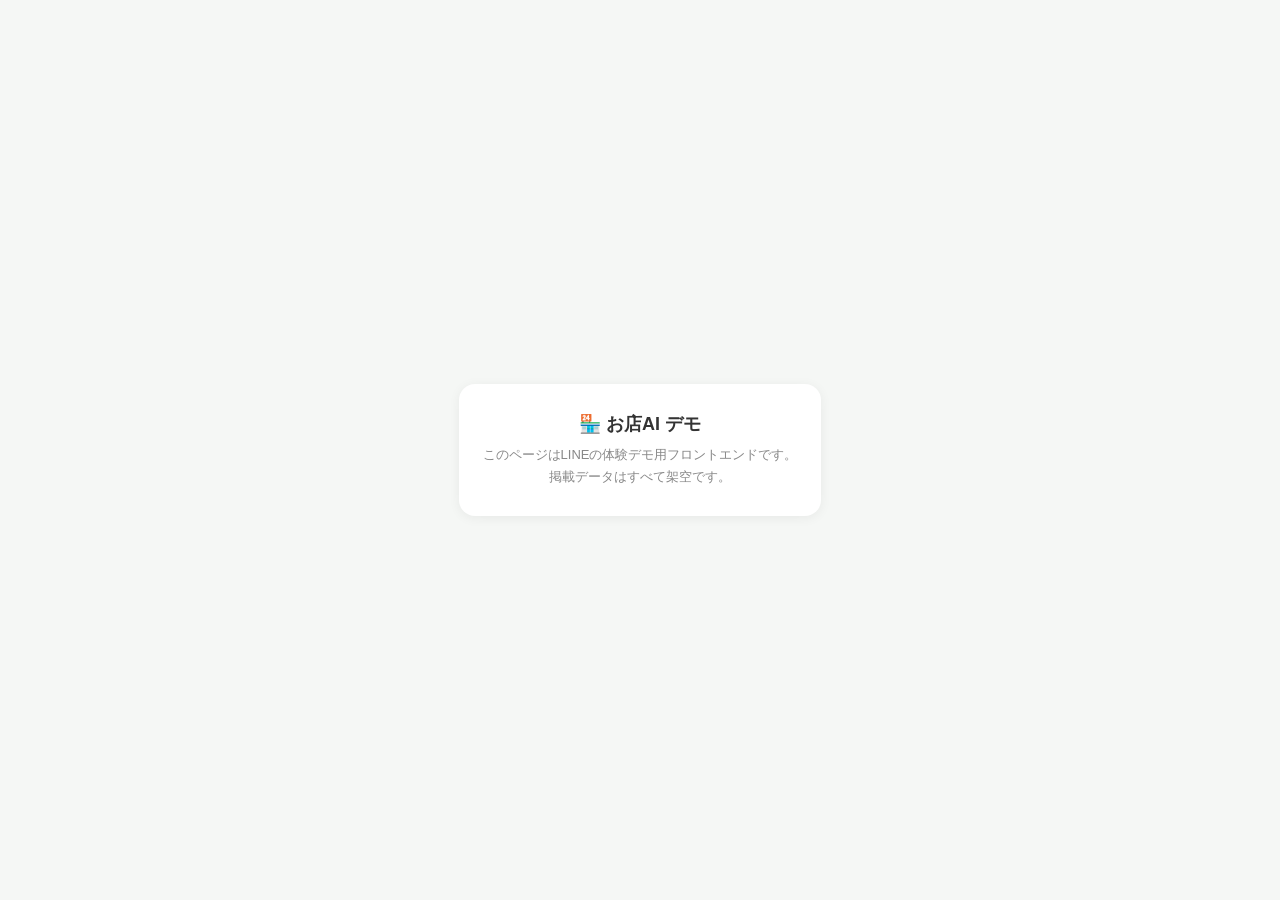
<file: index.html>
<!DOCTYPE html>
<html lang="ja">
<head>
  <meta charset="utf-8">
  <meta name="robots" content="noindex, nofollow">
  <meta name="viewport" content="width=device-width, initial-scale=1">
  <title>お店AI デモ</title>
  <style>
    body { font-family: -apple-system, "Hiragino Kaku Gothic ProN", sans-serif; background:#f5f7f5; color:#333; display:flex; min-height:100vh; align-items:center; justify-content:center; margin:0; }
    .card { background:#fff; padding:28px 24px; border-radius:16px; box-shadow:0 2px 12px rgba(0,0,0,.06); max-width:340px; text-align:center; }
    h1 { font-size:18px; margin:0 0 8px; }
    p { font-size:13px; color:#888; line-height:1.7; margin:0; }
  </style>
</head>
<body>
  <div class="card">
    <h1>🏪 お店AI デモ</h1>
    <p>このページはLINEの体験デモ用フロントエンドです。<br>掲載データはすべて架空です。</p>
  </div>
</body>
</html>
</file>
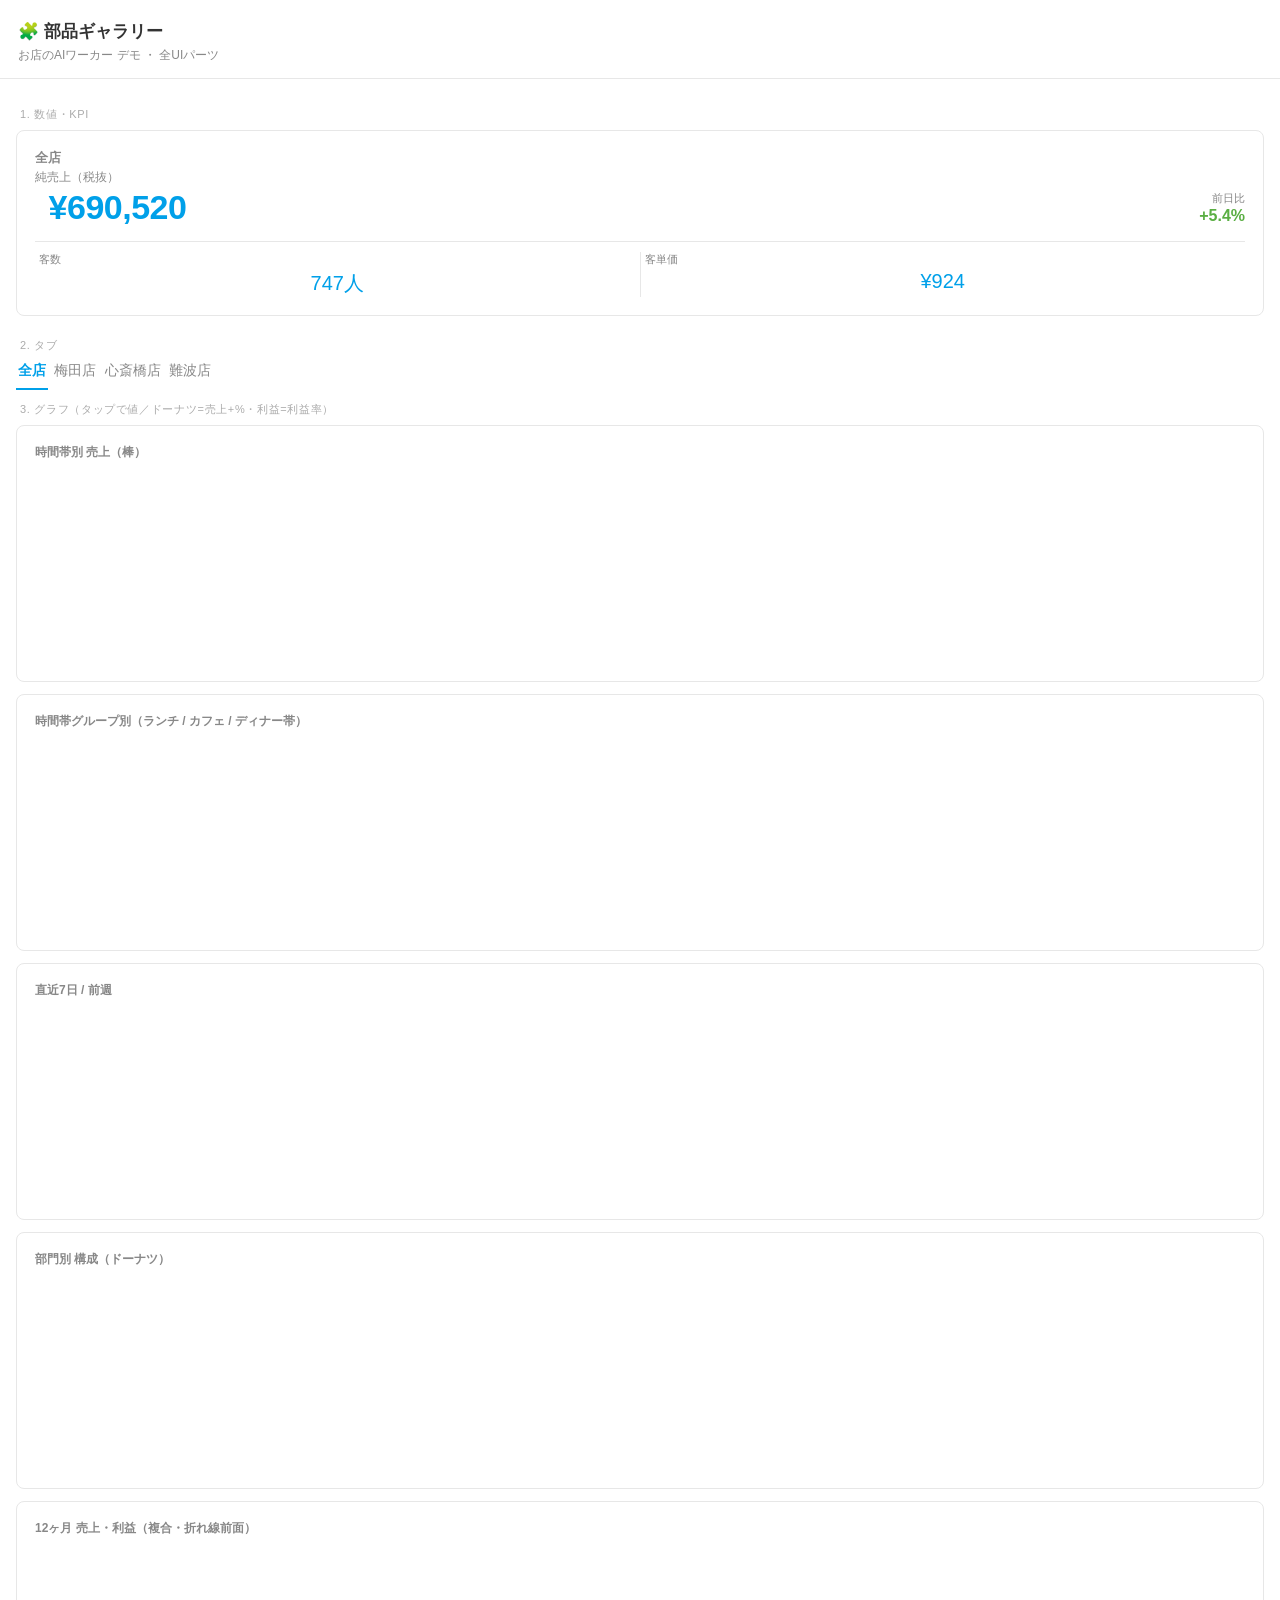
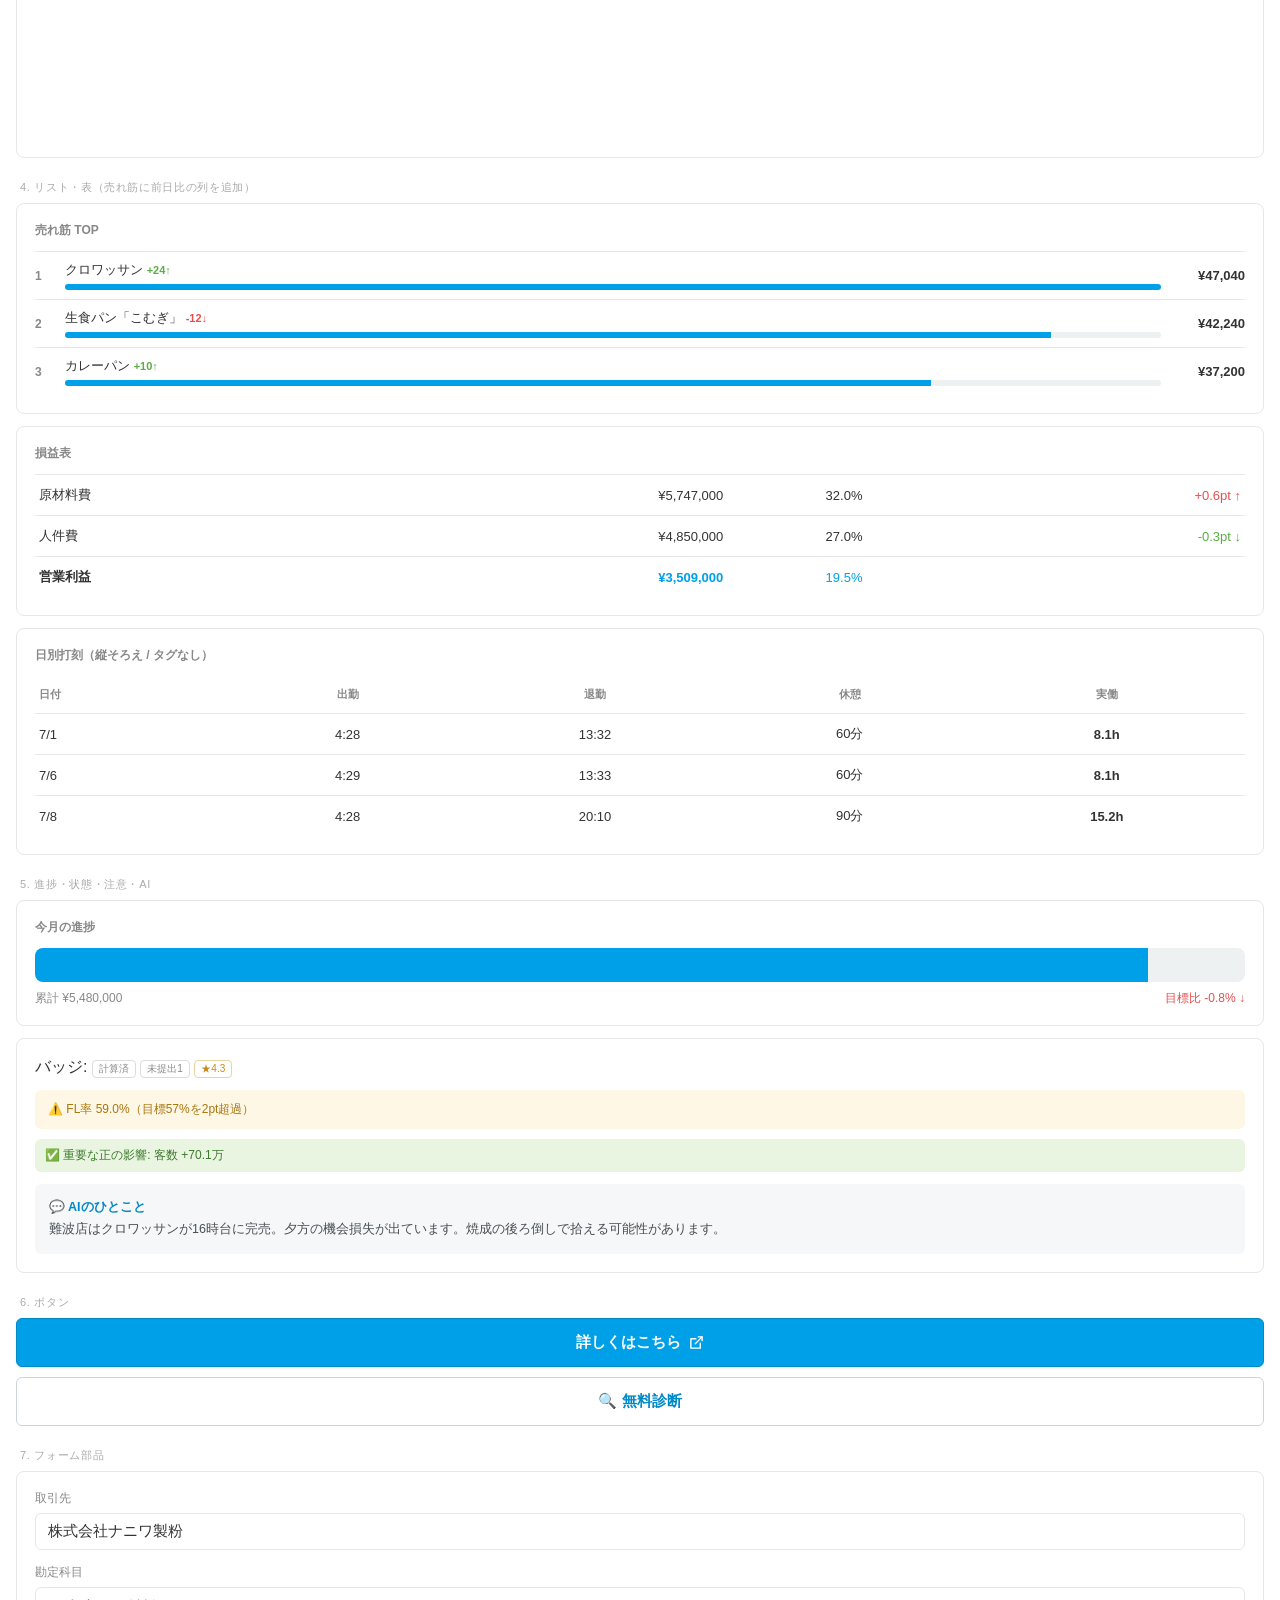
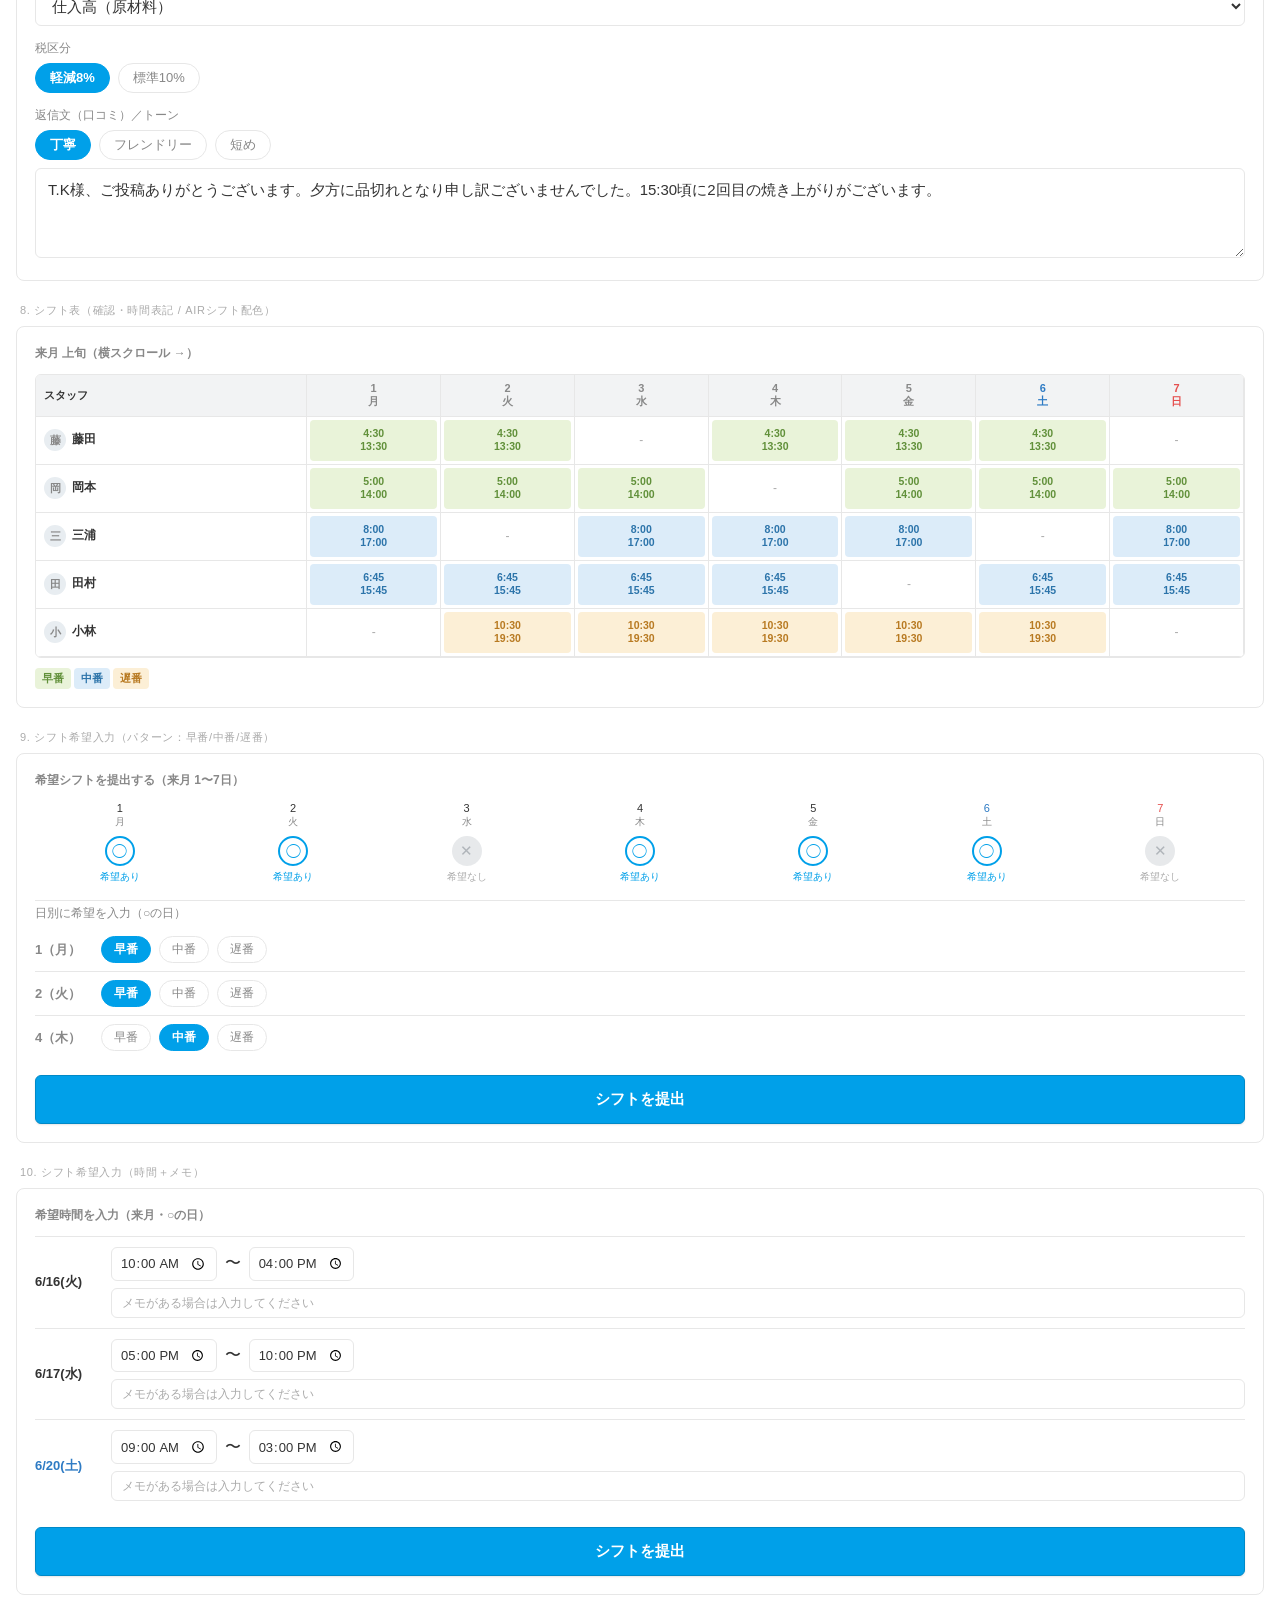
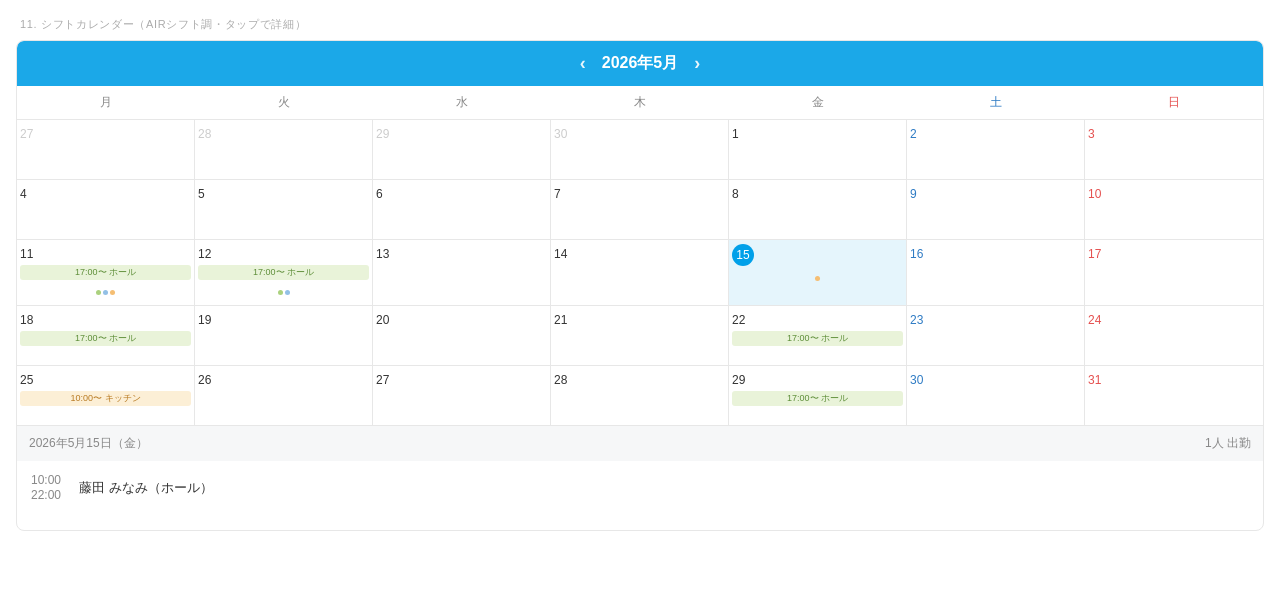
<file: liff/_gallery/index.html>
<!DOCTYPE html>
<html lang="ja">
<head>
  <meta charset="utf-8">
  <meta name="robots" content="noindex, nofollow">
  <meta name="viewport" content="width=device-width, initial-scale=1">
  <link rel="stylesheet" href="../shared.css">
  <title>お店のAIワーカー</title>
  <style>
    .glabel { font-size: 11px; color: var(--muted); letter-spacing: .06em; margin: 22px 4px 8px; text-transform: uppercase; }
    .chartbox { position: relative; height: 190px; }
    .rankrow { display: flex; align-items: center; gap: 10px; padding: 9px 0; border-top: 1px solid var(--line); }
    .rankrow:first-child { border-top: none; }
    .rankrow .rk { width: 20px; color: var(--sub); font-size: 12px; font-weight: 700; }
    .rankrow .nm { flex: 1; font-size: 13px; }
    .rankrow .nm .ow-bar { margin-top: 5px; }
    .rankrow .dlt { width: 52px; text-align: right; font-size: 12px; font-weight: 700; }
    .rankrow .amt { font-size: 13px; font-weight: 700; width: 74px; text-align: right; }
    .dayin .ow-row { padding: 8px 0; }
    .dayin .k { width: 66px; font-weight: 600; }
    .tmwrap { display: flex; align-items: center; gap: 8px; }
    .tmwrap .sep { color: var(--sub); }
  </style>
</head>
<body>
  <div class="ow-header">
    <div class="ttl">🧩 部品ギャラリー</div>
    <div class="sub">お店のAIワーカー デモ ・ 全UIパーツ</div>
  </div>

  <div class="ow-wrap">

    <div class="glabel">1. 数値・KPI</div>
    <div class="ow-card">
      <div class="ow-scope">全店</div>
      <div class="ow-hero-lbl">純売上（税抜）</div>
      <div class="ow-hero-main">
        <span class="ow-hero-val">¥690,520</span>
        <span class="ow-hero-delta"><span class="dl">前日比</span><span class="dv ow-up">+5.4%</span></span>
      </div>
      <div class="ow-kpi2">
        <div><div class="l">客数</div><div class="v">747人</div></div>
        <div><div class="l">客単価</div><div class="v">¥924</div></div>
      </div>
    </div>

    <div class="glabel">2. タブ</div>
    <div style="margin-bottom:12px"><span class="ow-tab on">全店</span> <span class="ow-tab">梅田店</span> <span class="ow-tab">心斎橋店</span> <span class="ow-tab">難波店</span></div>

    <div class="glabel">3. グラフ（タップで値／ドーナツ=売上+%・利益=利益率）</div>
    <div class="ow-card"><h2>時間帯別 売上（棒）</h2><div class="chartbox"><canvas id="c-bar"></canvas></div></div>
    <div class="ow-card"><h2>時間帯グループ別（ランチ / カフェ / ディナー帯）</h2><div class="chartbox"><canvas id="c-band"></canvas></div></div>
    <div class="ow-card"><h2>直近7日 / 前週</h2><div class="chartbox"><canvas id="c-line"></canvas></div></div>
    <div class="ow-card"><h2>部門別 構成（ドーナツ）</h2><div class="chartbox"><canvas id="c-donut"></canvas></div></div>
    <div class="ow-card"><h2>12ヶ月 売上・利益（複合・折れ線前面）</h2><div class="chartbox"><canvas id="c-combo"></canvas></div></div>

    <div class="glabel">4. リスト・表（売れ筋に前日比の列を追加）</div>
    <div class="ow-card"><h2>売れ筋 TOP</h2>
      <div class="rankrow"><div class="rk">1</div><div class="nm">クロワッサン <small class="ow-up" style="font-size:11px;font-weight:700">+24↑</small><div class="ow-bar"><i style="width:100%"></i></div></div><div class="amt">¥47,040</div></div>
      <div class="rankrow"><div class="rk">2</div><div class="nm">生食パン「こむぎ」 <small class="ow-down" style="font-size:11px;font-weight:700">-12↓</small><div class="ow-bar"><i style="width:90%"></i></div></div><div class="amt">¥42,240</div></div>
      <div class="rankrow"><div class="rk">3</div><div class="nm">カレーパン <small class="ow-up" style="font-size:11px;font-weight:700">+10↑</small><div class="ow-bar"><i style="width:79%"></i></div></div><div class="amt">¥37,200</div></div>
    </div>
    <div class="ow-card"><h2>損益表</h2>
      <table class="ow-table"><tbody>
        <tr><td style="text-align:left">原材料費</td><td style="text-align:right">¥5,747,000</td><td>32.0%</td><td class="ow-down" style="text-align:right">+0.6pt ↑</td></tr>
        <tr><td style="text-align:left">人件費</td><td style="text-align:right">¥4,850,000</td><td>27.0%</td><td class="ow-up" style="text-align:right">-0.3pt ↓</td></tr>
        <tr><td style="text-align:left;font-weight:700">営業利益</td><td style="text-align:right;font-weight:700;color:var(--brand)">¥3,509,000</td><td style="color:var(--brand)">19.5%</td><td></td></tr>
      </tbody></table>
    </div>
    <div class="ow-card"><h2>日別打刻（縦そろえ / タグなし）</h2>
      <table class="ow-table"><thead><tr><th style="text-align:left">日付</th><th>出勤</th><th>退勤</th><th>休憩</th><th>実働</th></tr></thead><tbody>
        <tr><td style="text-align:left">7/1</td><td>4:28</td><td>13:32</td><td>60分</td><td style="font-weight:700">8.1h</td></tr>
        <tr><td style="text-align:left">7/6</td><td>4:29</td><td>13:33</td><td>60分</td><td style="font-weight:700">8.1h</td></tr>
        <tr><td style="text-align:left">7/8</td><td>4:28</td><td>20:10</td><td>90分</td><td style="font-weight:700">15.2h</td></tr>
      </tbody></table>
    </div>

    <div class="glabel">5. 進捗・状態・注意・AI</div>
    <div class="ow-card"><h2>今月の進捗</h2>
      <div class="ow-prog"><i style="width:92%"></i></div>
      <div style="display:flex;justify-content:space-between;font-size:12px;margin-top:8px;color:var(--sub)"><span>累計 ¥5,480,000</span><span class="ow-down">目標比 -0.8% ↓</span></div>
    </div>
    <div class="ow-card">
      <div style="margin-bottom:12px">バッジ: <span class="ow-badge">計算済</span> <span class="ow-badge">未提出1</span> <span class="ow-badge star">★4.3</span></div>
      <div class="ow-warn" style="margin-bottom:10px">⚠️ FL率 59.0%（目標57%を2pt超過）</div>
      <div class="ow-hl" style="margin-bottom:12px;font-size:12px;color:#3d7a2c">✅ 重要な正の影響: 客数 +70.1万</div>
      <div class="ow-ai"><b>💬 AIのひとこと</b><br>難波店はクロワッサンが16時台に完売。夕方の機会損失が出ています。焼成の後ろ倒しで拾える可能性があります。</div>
    </div>

    <div class="glabel">6. ボタン</div>
    <button class="ow-btn" style="margin-bottom:10px">詳しくはこちら
      <svg class="ext" viewBox="0 0 24 24" fill="none" stroke="currentColor" stroke-width="2.2" stroke-linecap="round" stroke-linejoin="round"><path d="M15 3h6v6"/><path d="M10 14 21 3"/><path d="M18 13v8H3V6h8"/></svg>
    </button>
    <button class="ow-btn sub" style="margin-bottom:4px">🔍 無料診断</button>

    <div class="glabel">7. フォーム部品</div>
    <div class="ow-card">
      <div class="ow-field"><label>取引先</label><input class="ow-input" value="株式会社ナニワ製粉"></div>
      <div class="ow-field"><label>勘定科目</label>
        <select class="ow-select"><option>仕入高（原材料）</option><option>消耗品費</option></select></div>
      <div class="ow-field"><label>税区分</label>
        <div class="ow-chips"><span class="ow-chip on">軽減8%</span><span class="ow-chip">標準10%</span></div></div>
      <div class="ow-field" style="margin-bottom:0"><label>返信文（口コミ）／トーン</label>
        <div class="ow-chips" style="margin-bottom:8px"><span class="ow-chip on">丁寧</span><span class="ow-chip">フレンドリー</span><span class="ow-chip">短め</span></div>
        <textarea class="ow-textarea">T.K様、ご投稿ありがとうございます。夕方に品切れとなり申し訳ございませんでした。15:30頃に2回目の焼き上がりがございます。</textarea></div>
    </div>

    <div class="glabel">8. シフト表（確認・時間表記 / Airシフト配色）</div>
    <div class="ow-card">
      <h2>来月 上旬（横スクロール →）</h2>
      <div class="ow-shift-scroll">
        <table class="ow-shift">
          <thead><tr>
            <th class="name">スタッフ</th>
            <th>1<br>月</th><th>2<br>火</th><th>3<br>水</th><th>4<br>木</th><th>5<br>金</th><th class="sat">6<br>土</th><th class="sun">7<br>日</th>
          </tr></thead>
          <tbody>
            <tr><td class="name"><span class="av">藤</span>藤田</td><td class="tc"><span class="tblk tc-am">4:30<br>13:30</span></td><td class="tc"><span class="tblk tc-am">4:30<br>13:30</span></td><td class="off">-</td><td class="tc"><span class="tblk tc-am">4:30<br>13:30</span></td><td class="tc"><span class="tblk tc-am">4:30<br>13:30</span></td><td class="tc"><span class="tblk tc-am">4:30<br>13:30</span></td><td class="off">-</td></tr>
            <tr><td class="name"><span class="av">岡</span>岡本</td><td class="tc"><span class="tblk tc-am">5:00<br>14:00</span></td><td class="tc"><span class="tblk tc-am">5:00<br>14:00</span></td><td class="tc"><span class="tblk tc-am">5:00<br>14:00</span></td><td class="off">-</td><td class="tc"><span class="tblk tc-am">5:00<br>14:00</span></td><td class="tc"><span class="tblk tc-am">5:00<br>14:00</span></td><td class="tc"><span class="tblk tc-am">5:00<br>14:00</span></td></tr>
            <tr><td class="name"><span class="av">三</span>三浦</td><td class="tc"><span class="tblk tc-day">8:00<br>17:00</span></td><td class="off">-</td><td class="tc"><span class="tblk tc-day">8:00<br>17:00</span></td><td class="tc"><span class="tblk tc-day">8:00<br>17:00</span></td><td class="tc"><span class="tblk tc-day">8:00<br>17:00</span></td><td class="off">-</td><td class="tc"><span class="tblk tc-day">8:00<br>17:00</span></td></tr>
            <tr><td class="name"><span class="av">田</span>田村</td><td class="tc"><span class="tblk tc-day">6:45<br>15:45</span></td><td class="tc"><span class="tblk tc-day">6:45<br>15:45</span></td><td class="tc"><span class="tblk tc-day">6:45<br>15:45</span></td><td class="tc"><span class="tblk tc-day">6:45<br>15:45</span></td><td class="off">-</td><td class="tc"><span class="tblk tc-day">6:45<br>15:45</span></td><td class="tc"><span class="tblk tc-day">6:45<br>15:45</span></td></tr>
            <tr><td class="name"><span class="av">小</span>小林</td><td class="off">-</td><td class="tc"><span class="tblk tc-pm">10:30<br>19:30</span></td><td class="tc"><span class="tblk tc-pm">10:30<br>19:30</span></td><td class="tc"><span class="tblk tc-pm">10:30<br>19:30</span></td><td class="tc"><span class="tblk tc-pm">10:30<br>19:30</span></td><td class="tc"><span class="tblk tc-pm">10:30<br>19:30</span></td><td class="off">-</td></tr>
          </tbody>
        </table>
      </div>
      <div style="margin-top:10px;font-size:11px;color:var(--sub)"><span class="sh" style="background:#E9F3D9;color:#61903A">早番</span> <span class="sh" style="background:#DCECF9;color:#2C74AA">中番</span> <span class="sh" style="background:#FCEFD6;color:#B87A22">遅番</span></div>
    </div>

    <div class="glabel">9. シフト希望入力（パターン：早番/中番/遅番）</div>
    <div class="ow-card">
      <h2>希望シフトを提出する（来月 1〜7日）</h2>
      <div class="ow-req">
        <div class="d yes"><div class="dl">1<small>月</small></div><div class="mk">◯</div><div class="st">希望あり</div></div>
        <div class="d yes"><div class="dl">2<small>火</small></div><div class="mk">◯</div><div class="st">希望あり</div></div>
        <div class="d no"><div class="dl">3<small>水</small></div><div class="mk">✕</div><div class="st">希望なし</div></div>
        <div class="d yes"><div class="dl">4<small>木</small></div><div class="mk">◯</div><div class="st">希望あり</div></div>
        <div class="d yes"><div class="dl">5<small>金</small></div><div class="mk">◯</div><div class="st">希望あり</div></div>
        <div class="d yes sat"><div class="dl">6<small>土</small></div><div class="mk">◯</div><div class="st">希望あり</div></div>
        <div class="d no sun"><div class="dl">7<small>日</small></div><div class="mk">✕</div><div class="st">希望なし</div></div>
      </div>
      <div style="border-top:1px solid var(--line); margin:16px 0 4px"></div>
      <div class="ow-hero-lbl" style="margin-bottom:6px">日別に希望を入力（○の日）</div>
      <div class="dayin">
        <div class="ow-row" style="border-top:none"><span class="k">1（月）</span><div class="ow-chips"><span class="ow-chip on">早番</span><span class="ow-chip">中番</span><span class="ow-chip">遅番</span></div></div>
        <div class="ow-row"><span class="k">2（火）</span><div class="ow-chips"><span class="ow-chip on">早番</span><span class="ow-chip">中番</span><span class="ow-chip">遅番</span></div></div>
        <div class="ow-row"><span class="k">4（木）</span><div class="ow-chips"><span class="ow-chip">早番</span><span class="ow-chip on">中番</span><span class="ow-chip">遅番</span></div></div>
      </div>
      <div style="margin-top:16px"><button class="ow-btn">シフトを提出</button></div>
    </div>

    <div class="glabel">10. シフト希望入力（時間＋メモ）</div>
    <div class="ow-card">
      <h2>希望時間を入力（来月・○の日）</h2>
      <div class="ow-dayrow">
        <span class="dk">6/16(火)</span>
        <div class="body">
          <div class="top"><input type="time" class="ow-input tm2" value="10:00"><span class="sep">〜</span><input type="time" class="ow-input tm2" value="16:00"></div>
          <input class="ow-memo" placeholder="メモがある場合は入力してください">
        </div>
      </div>
      <div class="ow-dayrow">
        <span class="dk">6/17(水)</span>
        <div class="body">
          <div class="top"><input type="time" class="ow-input tm2" value="17:00"><span class="sep">〜</span><input type="time" class="ow-input tm2" value="22:00"></div>
          <input class="ow-memo" placeholder="メモがある場合は入力してください">
        </div>
      </div>
      <div class="ow-dayrow">
        <span class="dk sat">6/20(土)</span>
        <div class="body">
          <div class="top"><input type="time" class="ow-input tm2" value="09:00"><span class="sep">〜</span><input type="time" class="ow-input tm2" value="15:00"></div>
          <input class="ow-memo" placeholder="メモがある場合は入力してください">
        </div>
      </div>
      <div style="margin-top:16px"><button class="ow-btn">シフトを提出</button></div>
    </div>

    <div class="glabel">11. シフトカレンダー（Airシフト調・タップで詳細）</div>
    <div class="ow-card" style="padding:0;overflow:hidden">
      <div class="ow-cal-wrap" style="border:none">
        <div class="ow-cal-head"><span class="nav">‹</span><span>2026年5月</span><span class="nav">›</span></div>
        <div class="ow-cal-wd"><div>月</div><div>火</div><div>水</div><div>木</div><div>金</div><div class="sat">土</div><div class="sun">日</div></div>
        <div class="ow-cal">
          <div class="c out"><span class="dn">27</span></div><div class="c out"><span class="dn">28</span></div><div class="c out"><span class="dn">29</span></div><div class="c out"><span class="dn">30</span></div><div class="c"><span class="dn">1</span></div><div class="c sat"><span class="dn">2</span></div><div class="c sun"><span class="dn">3</span></div>
          <div class="c"><span class="dn">4</span></div><div class="c"><span class="dn">5</span></div><div class="c"><span class="dn">6</span></div><div class="c"><span class="dn">7</span></div><div class="c"><span class="dn">8</span></div><div class="c sat"><span class="dn">9</span></div><div class="c sun"><span class="dn">10</span></div>
          <div class="c"><span class="dn">11</span><span class="pill">17:00〜 ホール</span><div class="dots"><i style="background:#ABD17E"></i><i style="background:#93C0E6"></i><i style="background:#F5BE73"></i></div></div><div class="c"><span class="dn">12</span><span class="pill">17:00〜 ホール</span><div class="dots"><i style="background:#ABD17E"></i><i style="background:#93C0E6"></i></div></div><div class="c"><span class="dn">13</span></div><div class="c"><span class="dn">14</span></div><div class="c sel"><span class="dn">15</span><div class="dots"><i style="background:#F5BE73"></i></div></div><div class="c sat"><span class="dn">16</span></div><div class="c sun"><span class="dn">17</span></div>
          <div class="c"><span class="dn">18</span><span class="pill">17:00〜 ホール</span></div><div class="c"><span class="dn">19</span></div><div class="c"><span class="dn">20</span></div><div class="c"><span class="dn">21</span></div><div class="c"><span class="dn">22</span><span class="pill">17:00〜 ホール</span></div><div class="c sat"><span class="dn">23</span></div><div class="c sun"><span class="dn">24</span></div>
          <div class="c"><span class="dn">25</span><span class="pill k">10:00〜 キッチン</span></div><div class="c"><span class="dn">26</span></div><div class="c"><span class="dn">27</span></div><div class="c"><span class="dn">28</span></div><div class="c"><span class="dn">29</span><span class="pill">17:00〜 ホール</span></div><div class="c sat"><span class="dn">30</span></div><div class="c sun"><span class="dn">31</span></div>
        </div>
        <div class="ow-cal-detail"><span>2026年5月15日（金）</span><span>1人 出勤</span></div>
        <div style="padding:0 12px 14px">
          <div class="ow-cal-shift"><span class="tm">10:00<br>22:00</span><span>藤田 みなみ（ホール）</span></div>
        </div>
      </div>
    </div>

    <div style="height:40px"></div>
  </div>

  <script src="../vendor/chart.umd.min.js"></script>
  <script>
    const BLUE = "#00A0E9", GRAY = "#C9CDD1";
    const PAL = ["#ABD17E","#93C0E6","#F1A9C4","#F5BE73","#B6A2DA","#83CBC0","#BFC4C9"];
    const grid = { grid:{color:"#F0F0F0"}, ticks:{font:{size:10},color:"#999"} };
    const gridX = { grid:{display:false}, ticks:{font:{size:10},color:"#999"} };
    const yen = n => "¥" + Number(n).toLocaleString("ja-JP");
    const $ = id => document.getElementById(id);
    const tip = labelFn => ({ enabled:true, displayColors:false, callbacks:{ title:()=>"", label:labelFn } });
    const legendTR = { display:true, position:"top", align:"end", labels:{ font:{size:10}, boxWidth:12 } };

    new Chart($("c-bar"), { type:"bar",
      data:{ labels:["7","9","11","13","15","17","19"].map(h=>h+"時"),
        datasets:[{ data:[31200,22000,19900,24900,12800,22400,7500], backgroundColor:BLUE, borderRadius:3 }] },
      options:{ responsive:true, maintainAspectRatio:false, plugins:{legend:{display:false}, tooltip:tip(c=>yen(c.parsed.y))},
        scales:{x:gridX,y:{...grid,ticks:{...grid.ticks,callback:v=>v/10000+"万"}}} } });

    new Chart($("c-band"), { type:"bar",
      data:{ labels:[["ランチ帯","11-15"],["カフェ帯","15-17"],["ディナー帯","17-23"]],
        datasets:[{ data:[248000,96000,182000], backgroundColor:["#ABD17E","#93C0E6","#F5BE73"], borderRadius:4, barPercentage:.6 }] },
      options:{ responsive:true, maintainAspectRatio:false, plugins:{legend:{display:false}, tooltip:tip(c=>yen(c.parsed.y))},
        scales:{x:{...gridX,ticks:{...gridX.ticks,font:{size:10}}},y:{...grid,ticks:{...grid.ticks,callback:v=>v/10000+"万"}}} } });

    new Chart($("c-line"), { type:"line",
      data:{ labels:["月","火","水","木","金","土","日"],
        datasets:[
          { label:"今週", data:[648,702,735,812,760,642,690], borderColor:BLUE, backgroundColor:"rgba(0,160,233,.10)", fill:true, tension:.35, pointRadius:3, pointBackgroundColor:BLUE },
          { label:"前週", data:[601,632,681,725,704,585,662], borderColor:GRAY, borderDash:[4,3], tension:.35, pointRadius:2, pointBackgroundColor:GRAY } ]},
      options:{ responsive:true, maintainAspectRatio:false, interaction:{mode:"nearest",intersect:true},
        plugins:{ legend:legendTR, tooltip:tip(c=>yen(c.parsed.y*1000)) },
        scales:{x:gridX,y:{...grid,ticks:{...grid.ticks,callback:v=>v/10+"万"}}} } });

    const deptSales=[4310000,3951000,3233000,2335000,2155000,1078000,898000];
    new Chart($("c-donut"), { type:"doughnut",
      data:{ labels:["菓子パン","食パン","惣菜パン","サンド","ハード","焼菓子","ドリンク"],
        datasets:[{ data:[24,22,18,13,12,6,5], backgroundColor:PAL, borderWidth:0 }] },
      options:{ responsive:true, maintainAspectRatio:false, cutout:"58%",
        plugins:{ legend:{position:"right",labels:{font:{size:10},boxWidth:12}}, tooltip:tip(c=>`${c.label} ${yen(deptSales[c.dataIndex])}（${c.parsed}%）`) } } });

    new Chart($("c-combo"), {
      data:{ labels:["8","9","10","11","12","1","2","3","4","5","6","7"],
        datasets:[
          { type:"bar", label:"売上", order:2, data:[1680,1650,1710,1740,1860,1590,1640,1760,1720,1750,1800,1796], backgroundColor:"#BFE3F5", borderRadius:3, yAxisID:"y" },
          { type:"line", label:"利益", order:1, data:[310,300,320,330,370,270,290,340,330,340,350,351], borderColor:BLUE, backgroundColor:BLUE, borderWidth:2, tension:.35, pointRadius:2, pointBackgroundColor:BLUE, yAxisID:"y" } ]},
      options:{ responsive:true, maintainAspectRatio:false, interaction:{mode:"nearest",intersect:true},
        plugins:{ legend:legendTR, tooltip:{ enabled:true, displayColors:false, callbacks:{ title:()=>"",
          label:function(c){ const sales=c.chart.data.datasets[0].data[c.dataIndex]; const profit=c.chart.data.datasets[1].data[c.dataIndex];
            return c.datasetIndex===1 ? `利益率 ${(profit/sales*100).toFixed(1)}%` : `売上 ${yen(sales*10000)}`; } } } },
        scales:{x:gridX,y:{...grid,ticks:{...grid.ticks,callback:v=>v/100+"万"}}} } });
  </script>
</body>
</html>
</file>
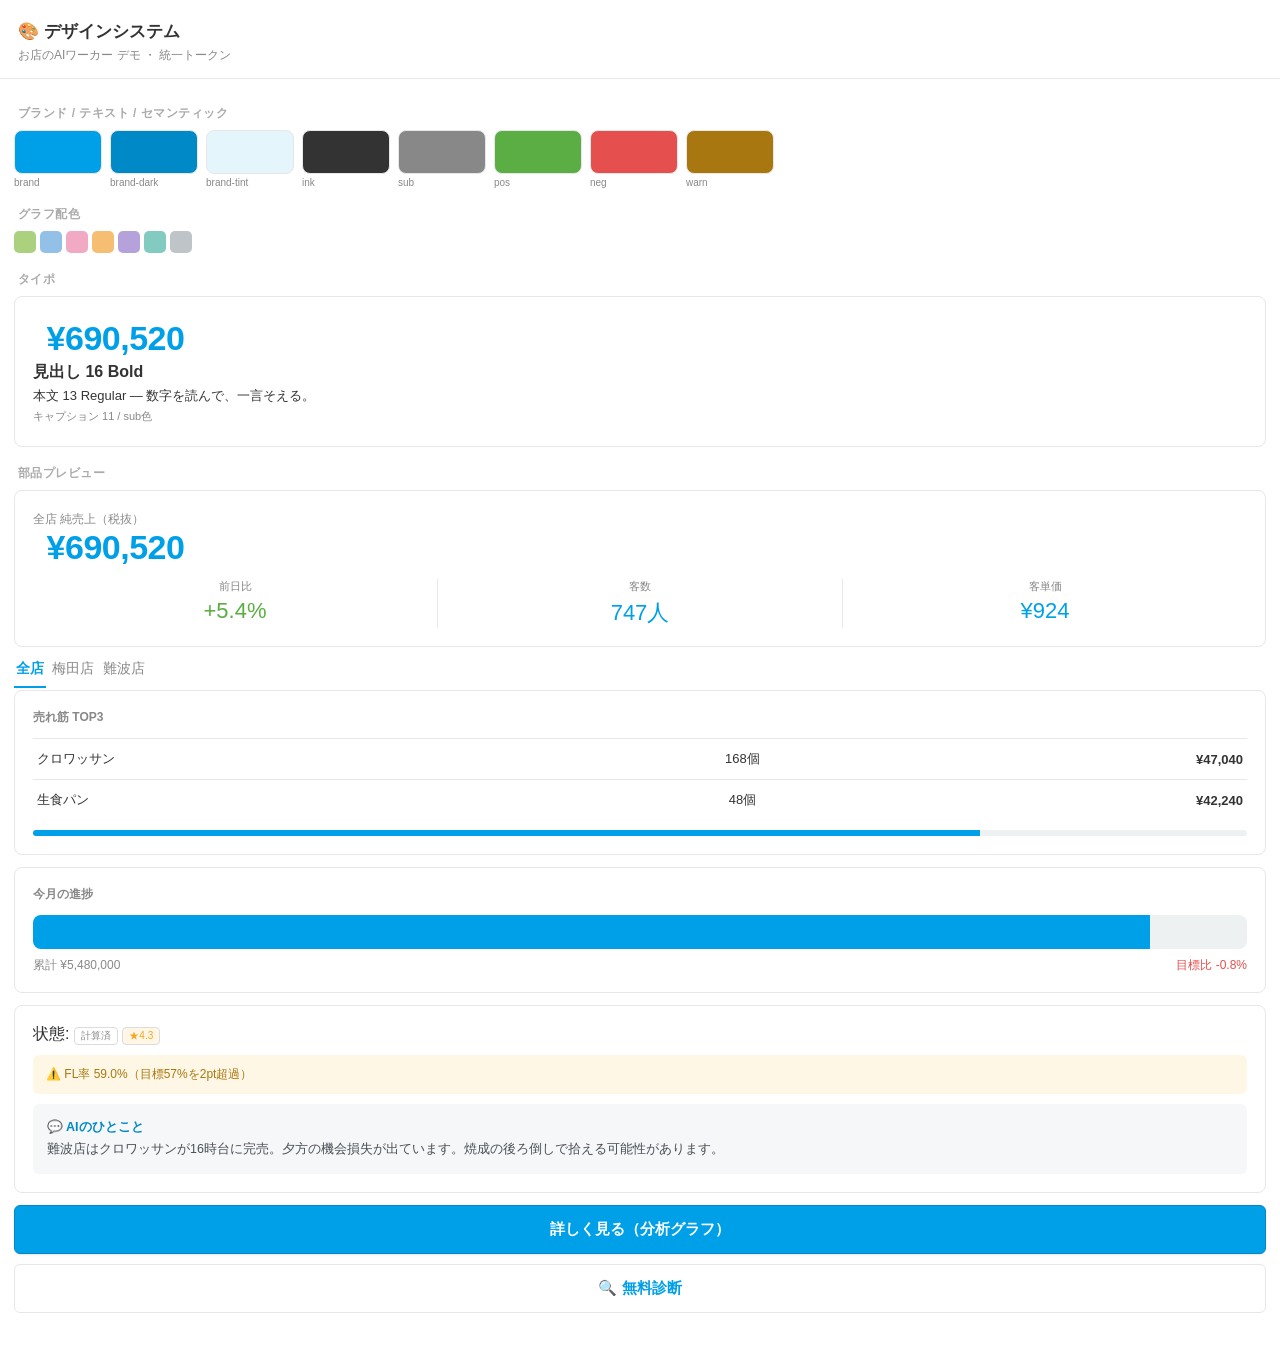
<file: liff/_styleguide/index.html>
<!DOCTYPE html>
<html lang="ja">
<head>
  <meta charset="utf-8">
  <meta name="robots" content="noindex, nofollow">
  <meta name="viewport" content="width=device-width, initial-scale=1">
  <link rel="stylesheet" href="../shared.css">
  <title>お店のAIワーカー</title>
  <style>
    .sg { padding: 8px 14px 40px; }
    .sg h3 { font-size: 12px; color: var(--muted); margin: 18px 4px 8px; text-transform: uppercase; letter-spacing: .04em; }
    .sw { display: flex; flex-wrap: wrap; gap: 8px; }
    .sw div { width: 88px; }
    .sw i { display: block; height: 44px; border-radius: 8px; border: 1px solid var(--line); }
    .sw span { font-size: 10px; color: var(--sub); display: block; margin-top: 3px; }
    .type p { margin: 4px 0; }
    .chips i { display: inline-block; width: 22px; height: 22px; border-radius: 5px; margin-right: 4px; vertical-align: middle; }
  </style>
</head>
<body>
  <div class="ow-header">
    <div class="ttl">🎨 デザインシステム</div>
    <div class="sub">お店のAIワーカー デモ ・ 統一トークン</div>
  </div>

  <div class="sg">
    <h3>ブランド / テキスト / セマンティック</h3>
    <div class="sw">
      <div><i style="background:var(--brand)"></i><span>brand</span></div>
      <div><i style="background:var(--brand-dark)"></i><span>brand-dark</span></div>
      <div><i style="background:var(--brand-tint)"></i><span>brand-tint</span></div>
      <div><i style="background:var(--ink)"></i><span>ink</span></div>
      <div><i style="background:var(--sub)"></i><span>sub</span></div>
      <div><i style="background:var(--pos)"></i><span>pos</span></div>
      <div><i style="background:var(--neg)"></i><span>neg</span></div>
      <div><i style="background:var(--warn-ink)"></i><span>warn</span></div>
    </div>

    <h3>グラフ配色</h3>
    <div class="chips">
      <i style="background:var(--c1)"></i><i style="background:var(--c2)"></i><i style="background:var(--c3)"></i><i style="background:var(--c4)"></i><i style="background:var(--c5)"></i><i style="background:var(--c6)"></i><i style="background:var(--c7)"></i>
    </div>

    <h3>タイポ</h3>
    <div class="ow-card type">
      <p class="ow-hero-val">¥690,520</p>
      <p style="font-size:16px;font-weight:700">見出し 16 Bold</p>
      <p style="font-size:13px">本文 13 Regular — 数字を読んで、一言そえる。</p>
      <p style="font-size:11px;color:var(--sub)">キャプション 11 / sub色</p>
    </div>

    <h3>部品プレビュー</h3>
    <div class="ow-wrap" style="padding:0">
      <!-- ヒーロー＋KPI -->
      <div class="ow-card">
        <div class="ow-hero-lbl">全店 純売上（税抜）</div>
        <div class="ow-hero-val">¥690,520</div>
        <div class="ow-kpis" style="margin-top:12px">
          <div class="ow-kpi"><div class="l">前日比</div><div class="v ow-up">+5.4%</div></div>
          <div class="ow-kpi"><div class="l">客数</div><div class="v">747人</div></div>
          <div class="ow-kpi"><div class="l">客単価</div><div class="v">¥924</div></div>
        </div>
      </div>
      <!-- タブ -->
      <div style="margin:0 0 12px"><span class="ow-tab on">全店</span> <span class="ow-tab">梅田店</span> <span class="ow-tab">難波店</span></div>
      <!-- テーブル＋バー -->
      <div class="ow-card">
        <h2>売れ筋 TOP3</h2>
        <table class="ow-table"><tbody>
          <tr><td style="text-align:left">クロワッサン</td><td>168個</td><td style="text-align:right;font-weight:700">¥47,040</td></tr>
          <tr><td style="text-align:left">生食パン</td><td>48個</td><td style="text-align:right;font-weight:700">¥42,240</td></tr>
        </tbody></table>
        <div class="ow-bar" style="margin-top:10px"><i style="width:78%"></i></div>
      </div>
      <!-- 進捗 -->
      <div class="ow-card">
        <h2>今月の進捗</h2>
        <div class="ow-prog"><i style="width:92%"></i></div>
        <div style="display:flex;justify-content:space-between;font-size:12px;margin-top:8px;color:var(--sub)"><span>累計 ¥5,480,000</span><span class="ow-down">目標比 -0.8%</span></div>
      </div>
      <!-- バッジ・注意・AI -->
      <div class="ow-card">
        <div style="margin-bottom:10px">状態: <span class="ow-badge">計算済</span> <span class="ow-badge" style="color:var(--star);background:#FFF6E5">★4.3</span></div>
        <div class="ow-warn" style="margin-bottom:10px">⚠️ FL率 59.0%（目標57%を2pt超過）</div>
        <div class="ow-ai"><b>💬 AIのひとこと</b><br>難波店はクロワッサンが16時台に完売。夕方の機会損失が出ています。焼成の後ろ倒しで拾える可能性があります。</div>
      </div>
      <!-- ボタン -->
      <button class="ow-btn" style="margin-bottom:10px">詳しく見る（分析グラフ）</button>
      <button class="ow-btn" style="background:#fff;color:var(--brand);box-shadow:none;border:1px solid var(--line)">🔍 無料診断</button>
    </div>
  </div>
</body>
</html>
</file>
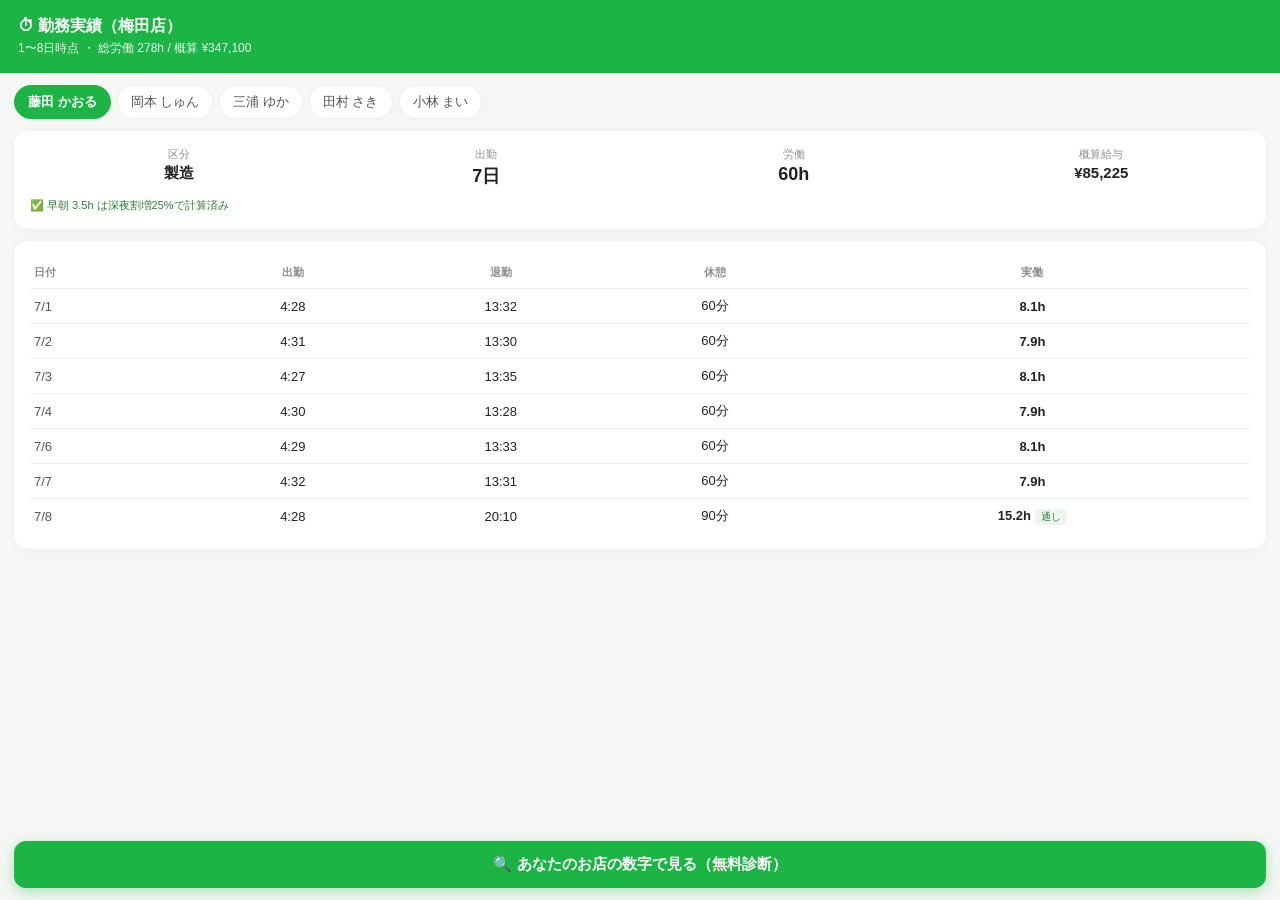
<file: liff/attendance/index.html>
<!DOCTYPE html>
<html lang="ja">
<head>
  <meta charset="utf-8">
  <meta name="robots" content="noindex, nofollow">
  <meta name="viewport" content="width=device-width, initial-scale=1, viewport-fit=cover">
  <meta http-equiv="Content-Security-Policy"
        content="default-src 'self'; script-src 'self' 'unsafe-inline' https://static.line-scdn.net; style-src 'self' 'unsafe-inline'; img-src 'self' data:; connect-src 'self' https://api.line.me https://*.line.me https://*.line-apps.com https://*.line-scdn.net;">
  <title>お店のAIワーカー</title>
  <style>
    :root { --green:#1DB446; --green-d:#2E7D32; --red:#d9534f; --ink:#222; --sub:#8c8c8c; --line:#eee; --bg:#f5f7f5; }
    * { box-sizing:border-box; -webkit-tap-highlight-color:transparent; }
    body { margin:0; font-family:-apple-system,"Hiragino Kaku Gothic ProN",sans-serif; background:var(--bg); color:var(--ink); padding-bottom:88px; }
    header { background:var(--green); color:#fff; padding:16px 18px calc(16px + env(safe-area-inset-top,0)); }
    header .ttl { font-weight:700; font-size:16px; }
    header .sub { font-size:12px; opacity:.9; margin-top:3px; }
    .tabs { display:flex; gap:6px; padding:12px 14px 4px; overflow-x:auto; }
    .tab { flex:0 0 auto; padding:7px 13px; border-radius:999px; border:1px solid var(--line); background:#fff; font-size:13px; color:#555; }
    .tab.on { background:var(--green); color:#fff; border-color:var(--green); font-weight:700; }
    .wrap { padding:8px 14px; }
    .card { background:#fff; border-radius:14px; padding:16px; margin-bottom:12px; box-shadow:0 1px 6px rgba(0,0,0,.04); }
    .sum { display:flex; gap:10px; }
    .sum .b { flex:1; text-align:center; }
    .sum .l { font-size:11px; color:var(--sub); }
    .sum .v { font-size:18px; font-weight:800; margin-top:2px; }
    table { width:100%; border-collapse:collapse; font-size:13px; }
    th,td { padding:8px 4px; text-align:center; border-top:1px solid var(--line); }
    th { color:var(--sub); font-size:11px; font-weight:700; border-top:none; }
    td.date { text-align:left; color:#555; }
    .badge { display:inline-block; font-size:10px; color:var(--green-d); background:#eef7ef; border-radius:4px; padding:1px 6px; margin-left:4px; }
    .cta { position:fixed; left:0; right:0; bottom:0; padding:12px 14px calc(12px + env(safe-area-inset-bottom,0)); background:linear-gradient(180deg,rgba(245,247,245,0),var(--bg) 24%); }
    .cta button { width:100%; border:none; background:var(--green); color:#fff; font-size:15px; font-weight:700; padding:14px; border-radius:12px; box-shadow:0 4px 14px rgba(29,180,70,.35); }
    .loading,.error { text-align:center; color:var(--sub); padding:60px 20px; } .error { color:var(--red); }
  </style>
</head>
<body>
  <header><div class="ttl">⏱ 勤務実績（梅田店）</div><div class="sub" id="sub">読み込み中…</div></header>
  <div class="tabs" id="tabs"></div>
  <div id="app"><div class="loading">読み込み中…</div></div>
  <div class="cta"><button id="ctaBtn">🔍 あなたのお店の数字で見る（無料診断）</button></div>

  <script src="https://static.line-scdn.net/liff/edge/2/sdk.js"></script>
  <script>
    const LIFF_ID = "";
    const yen = n => "¥" + Number(n).toLocaleString("ja-JP");
    let DATA, A;
    async function boot(){
      try { if (LIFF_ID && window.liff) await liff.init({liffId:LIFF_ID}).catch(()=>{}); } catch(e){}
      try { const r = await fetch("../../data/demo-data.json",{cache:"no-store"}); if(!r.ok) throw new Error(r.status); DATA=await r.json(); }
      catch(e){ document.getElementById("app").innerHTML=`<div class="error">読み込み失敗（${e.message}）</div>`; return; }
      A = DATA.attendance;
      document.getElementById("sub").textContent = `${A.as_of} ・ 総労働 ${A.total.hours}h / 概算 ${yen(A.total.est_wage)}`;
      const el = document.getElementById("tabs");
      el.innerHTML = A.staff.map((s,i)=>`<div class="tab${i===0?' on':''}" data-n="${s.name}">${s.name}</div>`).join("");
      el.querySelectorAll(".tab").forEach(t=>t.addEventListener("click",()=>{ el.querySelectorAll(".tab").forEach(x=>x.classList.remove("on")); t.classList.add("on"); render(t.dataset.n); }));
      render(A.staff[0].name);
    }
    function render(name){
      const s = A.staff.find(x=>x.name===name);
      const punches = A.daily_punches[name] || [];
      let html = `<div class="wrap"><div class="card"><div class="sum">
        <div class="b"><div class="l">区分</div><div class="v" style="font-size:15px">${s.position}</div></div>
        <div class="b"><div class="l">出勤</div><div class="v">${s.days}日</div></div>
        <div class="b"><div class="l">労働</div><div class="v">${s.hours}h</div></div>
        <div class="b"><div class="l">概算給与</div><div class="v" style="font-size:15px">${yen(s.est_wage)}</div></div>
      </div>${s.early_morning_h>0?`<div style="margin-top:10px;font-size:11px;color:#2E7D32">✅ 早朝 ${s.early_morning_h}h は深夜割増25%で計算済み</div>`:""}</div>`;
      html += `<div class="card"><table><thead><tr><th style="text-align:left">日付</th><th>出勤</th><th>退勤</th><th>休憩</th><th>実働</th></tr></thead><tbody>` +
        punches.map(p=>`<tr><td class="date">${p.date}</td><td>${p.in}</td><td>${p.out}</td><td>${p.break}分</td><td><b>${p.work}h</b>${p.work>12?'<span class="badge">通し</span>':''}</td></tr>`).join("") +
        `</tbody></table>${punches.length<7?'<div style="margin-top:8px;font-size:11px;color:#aaa">※デモは一部日付のみ表示</div>':''}</div></div>`;
      document.getElementById("app").innerHTML = html;
    }
    document.getElementById("ctaBtn").addEventListener("click",()=>{ location.href="../shindan/"; });
    boot();
  </script>
</body>
</html>
</file>
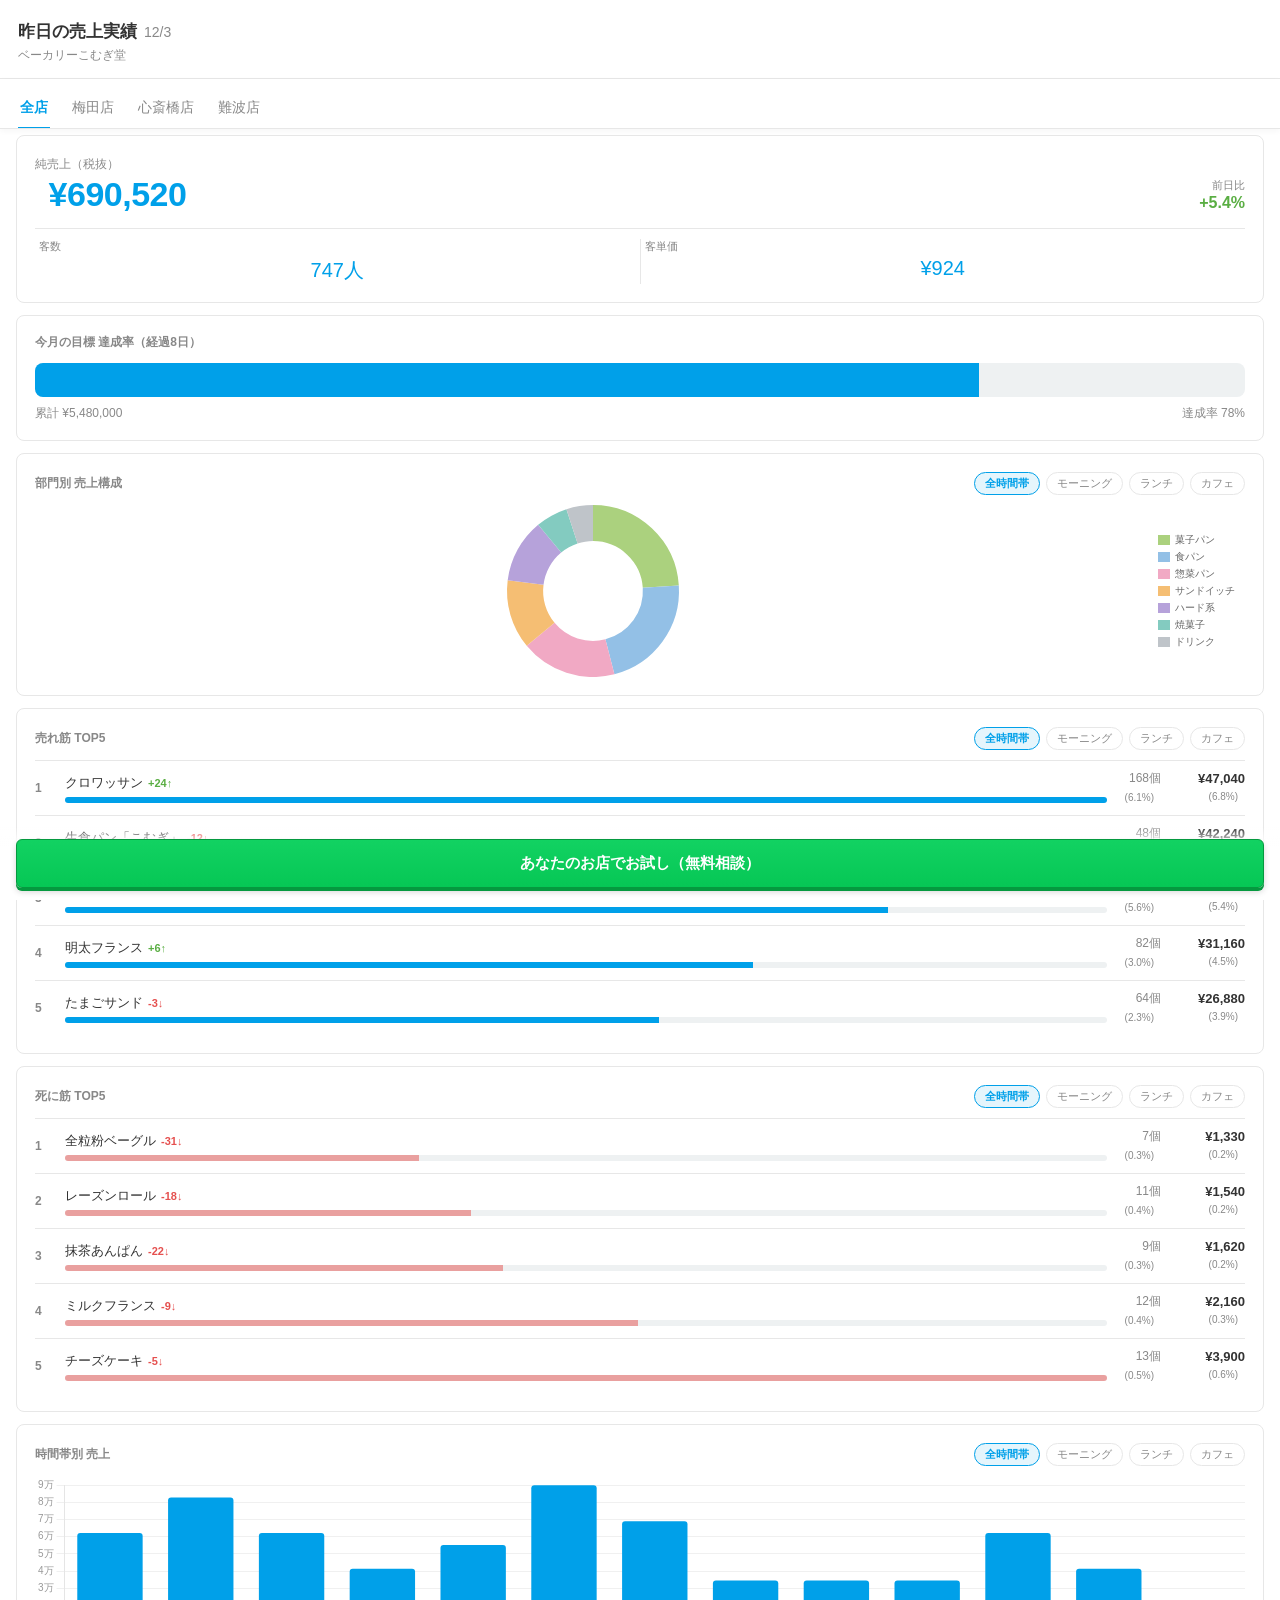
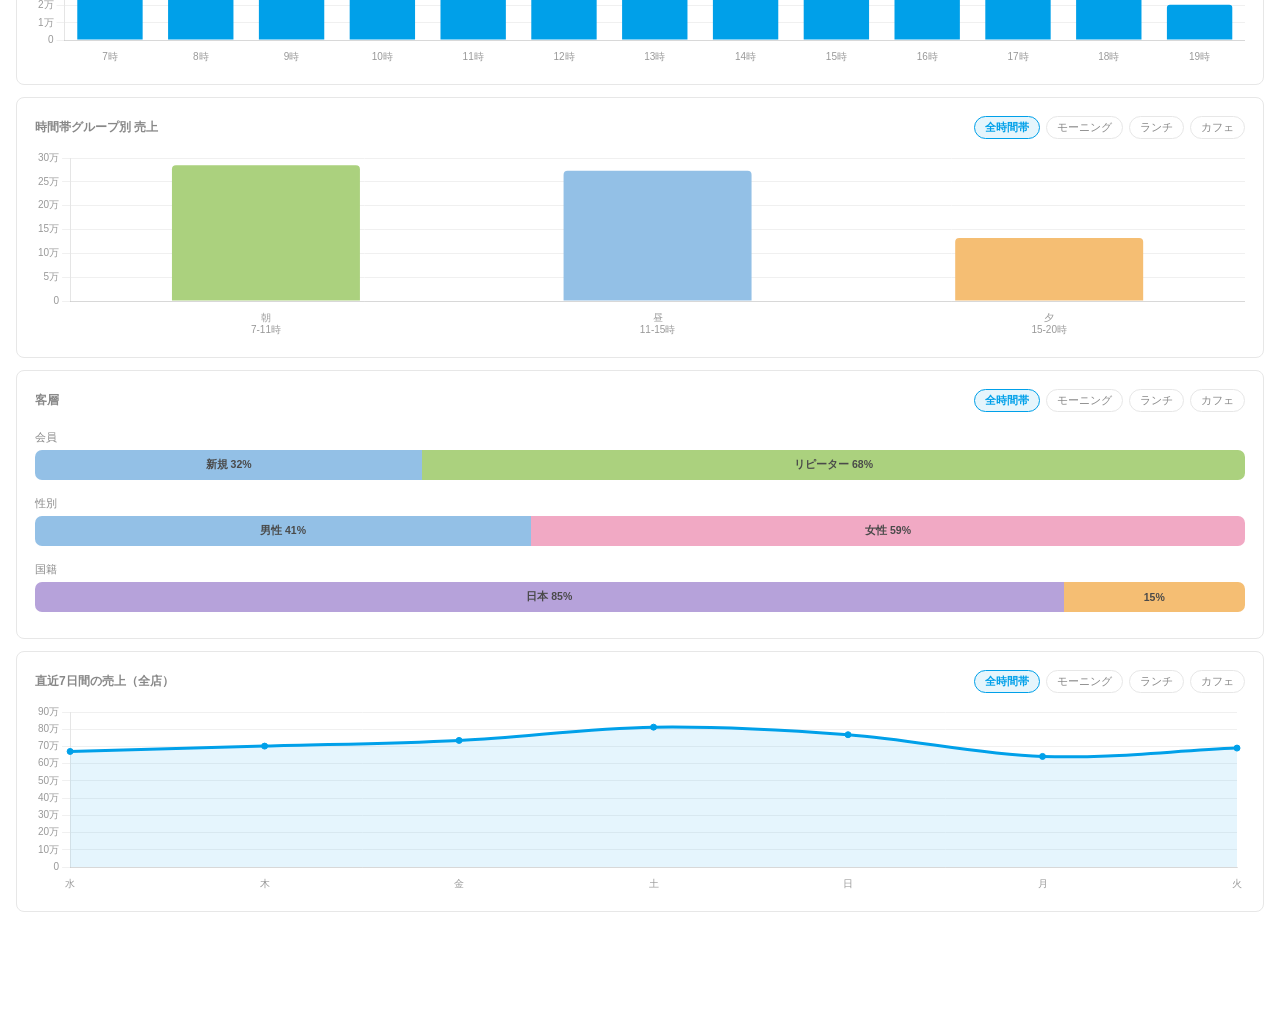
<file: liff/daily/index.html>
<!DOCTYPE html>
<html lang="ja">
<head>
  <meta charset="utf-8">
  <meta name="robots" content="noindex, nofollow">
  <meta name="viewport" content="width=device-width, initial-scale=1, viewport-fit=cover">
  <meta http-equiv="Content-Security-Policy"
        content="default-src 'self'; script-src 'self' 'unsafe-inline' https://static.line-scdn.net; style-src 'self' 'unsafe-inline'; img-src 'self' data:; connect-src 'self' https://partnerx-jp.github.io https://api.line.me https://*.line.me https://*.line-apps.com https://*.line-scdn.net;">
  <link rel="stylesheet" href="../shared.css?v=20260714">
  <title>お店のAIワーカー</title>
  <style>
    .chartbox { position: relative; height: 190px; }
    .rankrow { display: flex; align-items: center; gap: 10px; padding: 9px 0; border-top: 1px solid var(--line); }
    .rankrow:first-child { border-top: none; }
    .rankrow .rk { width: 20px; color: var(--sub); font-size: 12px; font-weight: 700; }
    .rankrow .nm { flex: 1; min-width: 0; font-size: 13px; }
    .rankrow .pline { display: flex; align-items: baseline; white-space: nowrap; overflow: hidden; }
    .rankrow .pn { overflow: hidden; text-overflow: ellipsis; }
    .rankrow .pline small { margin-left: 5px; font-size: 11px; font-weight: 700; flex: 0 0 auto; }
    .rankrow .nm .ow-bar { margin-top: 5px; }
    .rankrow .qty { font-size: 12px; color: var(--sub); width: 44px; text-align: right; }
    .rankrow .amt { font-size: 13px; font-weight: 700; width: 74px; text-align: right; }
    .rankrow .qty .sh, .rankrow .amt .sh { display: block; font-size: 10px; font-weight: 400; color: var(--sub); margin-top: 2px; }
    .rankrow .ow-bar.neg i { background: var(--neg); opacity: .5; }
    .chartbox.donut { height: 172px; }
    .h2sub { font-size: 11px; font-weight: 400; color: var(--sub); margin-left: 4px; }
    .seg { padding: 8px 0; }
    .seg:first-of-type { padding-top: 2px; }
    .seg-lbl { font-size: 11px; color: var(--sub); margin-bottom: 5px; }
    .seg-bar { display: flex; height: 30px; border-radius: 7px; overflow: hidden; }
    .seg-bar i { display: flex; align-items: center; justify-content: center; font-size: 10.5px; font-weight: 700; color: #4A4A4A; font-style: normal; white-space: nowrap; }
    .ow-header .ttl .ttl-date { font-size: 14px; font-weight: 400; color: var(--sub); margin-left: 7px; }
    .ow-h2row { display: flex; align-items: center; justify-content: space-between; gap: 8px; flex-wrap: wrap; margin-bottom: 10px; }
    .ow-h2row h2 { margin: 0; }
    .xf { display: flex; gap: 6px; flex-wrap: wrap; }
    .xf .pill { font-size: 11px; line-height: 1; padding: 5px 10px; border: 1px solid var(--line); border-radius: 999px; color: var(--sub); background: #fff; white-space: nowrap; cursor: pointer; }
    .xf .pill.on { color: var(--brand); background: var(--brand-tint); border-color: var(--brand); font-weight: 700; }
  </style>
</head>
<body class="ow-hasbottom">
  <div class="ow-header">
    <div class="ttl" id="ttl">昨日の実績</div>
    <div class="sub" id="sub">読み込み中…</div>
  </div>
  <div class="ow-tabs" id="tabs"></div>
  <div id="app"><div class="ow-loading">読み込み中…</div></div>
  <div class="ow-cta"><button class="ow-btn" id="cta" style="background:linear-gradient(180deg,#12D262,#06C755);border:1.5px solid #05993F;color:#fff;box-shadow:0 3px 0 #05993F,0 4px 6px rgba(0,0,0,.16)">あなたのお店でお試し（無料相談）</button></div>

  <script src="https://static.line-scdn.net/liff/edge/2/sdk.js"></script>
  <script src="../vendor/chart.umd.min.js"></script>
  <script>
    const LIFF_ID = "", SHINDAN = "../shindan/";
    const BLUE = "#00A0E9", GRAY = "#C9CDD1";
    const PAL = ["#ABD17E","#93C0E6","#F1A9C4","#F5BE73","#B6A2DA","#83CBC0","#BFC4C9"];
    const yen = n => "¥" + Number(n).toLocaleString("ja-JP");
    const pct = n => (n>=0?"+":"") + (n*100).toFixed(1) + "%";
    const arrow = n => n>=0 ? "↑" : "↓";
    const WD = ["日","月","火","水","木","金","土"];
    const grid = { grid:{color:"#F0F0F0"}, ticks:{font:{size:10},color:"#999"} };
    const gridX = { grid:{display:false}, ticks:{font:{size:10},color:"#999"} };
    const tip = fn => ({ enabled:true, displayColors:false, callbacks:{ title:()=>"", label:fn } });
    let DATA, charts = {}, CUR = "all", ANIM = true;
    // クロス集計（時間帯グループ）: 各ボックスを選択時間帯で再集計
    const DP = [{k:"morning",label:"モーニング",band:0,hrs:[7,11]},{k:"lunch",label:"ランチ",band:1,hrs:[11,15]},{k:"cafe",label:"カフェ",band:2,hrs:[15,20]}];
    const FILT = { dept:null, top:null, worst:null, hourly:null, bands:null, segments:null, week:null };
    const dpBand = k => DP.find(x=>x.k===k).band;
    const anim = () => ANIM ? {duration:600} : false;
    function cardHead(title, box){
      const all = `<span class="pill${FILT[box]==null?' on':''}" data-box="${box}" data-dp="">全時間帯</span>`;
      const pills = DP.map(d=>`<span class="pill${FILT[box]===d.k?' on':''}" data-box="${box}" data-dp="${d.k}">${d.label}</span>`).join("");
      return `<div class="ow-h2row"><h2>${title}</h2><div class="xf">${all}${pills}</div></div>`;
    }

    function dLabel(off){ const d=new Date(); d.setDate(d.getDate()+(off||-1)); return `${d.getMonth()+1}/${d.getDate()}(${WD[d.getDay()]})`; }
    function mdLabel(off){ const d=new Date(); d.setDate(d.getDate()+(off||-1)); return `${d.getMonth()+1}/${d.getDate()}`; }

    async function boot(){
      try { if (LIFF_ID && window.liff) await liff.init({liffId:LIFF_ID}).catch(()=>{}); } catch(e){}
      const SRC = ["../../data/demo-data.json", "https://partnerx-jp.github.io/omise-ai-demo/data/demo-data.json"];
      let lastErr;
      for (const u of SRC){ try { const r = await fetch(u,{cache:"no-store"}); if(!r.ok) throw new Error(r.status); DATA = await r.json(); lastErr=null; break; } catch(e){ lastErr=e; } }
      if (!DATA){ document.getElementById("app").innerHTML = `<div class="ow-error">データを読み込めませんでした（${lastErr&&lastErr.message}）</div>`; return; }
      const dr = DATA.daily_report;
      document.getElementById("ttl").innerHTML = `昨日の売上実績<span class="ttl-date">${mdLabel(dr.date_offset)}</span>`;
      document.getElementById("sub").textContent = DATA.company.brand;
      buildTabs();
      render("all");
    }

    function buildTabs(){
      const tabs = [{id:"all",name:"全店"}].concat(DATA.stores.map(s=>({id:s.id,name:s.name})));
      const el = document.getElementById("tabs");
      el.innerHTML = tabs.map((t,i)=>`<span class="ow-tab${i===0?' on':''}" data-id="${t.id}">${t.name}</span>`).join("");
      el.querySelectorAll(".ow-tab").forEach(t=>t.addEventListener("click",()=>{
        el.querySelectorAll(".ow-tab").forEach(x=>x.classList.remove("on")); t.classList.add("on"); render(t.dataset.id);
      }));
    }
    const storeName = id => { const s=DATA.stores.find(s=>s.id===id); return s?s.name:"全店"; };

    function render(scope, quiet){
      const dr = DATA.daily_report;
      ANIM = !quiet;
      Object.values(charts).forEach(c=>c&&c.destroy()); charts = {};
      const key = scope==="all" ? "all" : scope;
      let net,cust,avg,vd;
      if (scope==="all"){ const t=dr.total; net=t.net_sales; cust=t.customers; avg=t.avg_spend; vd=t.vs_prev_day; }
      else { const b=dr.by_store.find(x=>x.store===scope); net=b.net_sales; cust=b.customers; avg=b.avg_spend; vd=b.vs_prev_day; }
      CUR = scope;
      const ratio = net / dr.total.net_sales;   // 店舗の売上シェアで各セクションを連動

      // クロス集計ヘルパー（選択した時間帯グループで再集計・辻褄を合わせる）
      const dep = dr.departments, depCur = dep[key] || dep.all, AFF = dr.daypart_affinity;
      const dw = d => { const i = dep.labels.indexOf(d); return (i>=0 && dep.all[i]) ? depCur[i]/dep.all[i] : 1; };
      const affOf = (dpk,d) => { if(!dpk) return 1; const i=dep.labels.indexOf(d); return i>=0 ? AFF[dpk][i] : 1; };
      const bandNet = dpk => dr.time_bands[key][dpBand(dpk)];
      const storeItems = Math.round(dr.total.items * ratio);
      const denFor = box => { const dpk=FILT[box]; if(!dpk) return {qty:storeItems, sales:net}; const bn=bandNet(dpk); return {qty:Math.max(1,Math.round(storeItems*bn/net)), sales:bn}; };
      const buildProd = (list,box) => { const dpk=FILT[box], bs = dpk ? bandNet(dpk)/net : 1;
        return list.map(p=>({...p,
          qty:Math.max(1,Math.round(p.qty*ratio*dw(p.dept)*affOf(dpk,p.dept)*bs)),
          sales:Math.round(p.sales*ratio*dw(p.dept)*affOf(dpk,p.dept)*bs)})); };
      const deptPct = () => { const dpk=FILT.dept; let a=depCur.slice(); if(dpk){ a=a.map((v,i)=>v*AFF[dpk][i]); const s=a.reduce((x,y)=>x+y,0); a=a.map(v=>Math.round(v/s*1000)/10);} return a; };
      const deptNet = () => FILT.dept ? bandNet(FILT.dept) : net;

      let h = `<div class="ow-wrap">`;

      // ① 売上ボックス
      h += `<div class="ow-card">
        <div class="ow-hero-lbl">純売上（税抜）</div>
        <div class="ow-hero-main">
          <span class="ow-hero-val">${yen(net)}</span>
          <span class="ow-hero-delta"><span class="dl">前日比</span><span class="dv ${vd>=0?'ow-up':'ow-down'}">${pct(vd)}</span></span>
        </div>
        <div class="ow-kpi2">
          <div><div class="l">客数</div><div class="v">${cust}人</div></div>
          <div><div class="l">客単価</div><div class="v">${yen(avg)}</div></div>
        </div></div>`;

      // ② 目標達成率
      const mp = dr.month_progress;
      const cum = Math.round(mp.cum_sales*ratio);
      const ach = scope==="all" ? mp.achievement : (mp.store_achievement && mp.store_achievement[scope]!=null ? mp.store_achievement[scope] : mp.achievement);
      const achPct = Math.round(ach*100);
      h += `<div class="ow-card"><h2>今月の目標 達成率（経過${mp.elapsed_days}日）</h2>
        <div class="ow-prog"><i style="width:${achPct}%"></i></div>
        <div style="display:flex;justify-content:space-between;font-size:12px;margin-top:8px;color:var(--sub)"><span>累計 ${yen(cum)}</span><span class="${achPct>=80?'ow-up':''}">達成率 ${achPct}%</span></div></div>`;

      // ③ 部門別売上（ドーナツ）
      h += `<div class="ow-card">${cardHead("部門別 売上構成","dept")}<div class="chartbox donut"><canvas id="dcv"></canvas></div></div>`;

      // ④ 売れ筋 TOP5
      const tp = buildProd(dr.top_products,"top").sort((a,b)=>b.sales-a.sales).map((p,i)=>({...p, rank:i+1}));
      const mxT = Math.max(...tp.map(p=>p.sales));
      h += `<div class="ow-card">${cardHead("売れ筋 TOP5","top")}` + rankHTML(tp,mxT,"pos",denFor("top")) + `</div>`;

      // ⑤ 死に筋 TOP5
      const wp = buildProd(dr.worst_products,"worst").sort((a,b)=>a.sales-b.sales).map((p,i)=>({...p, rank:i+1}));
      const mxW = Math.max(...wp.map(p=>p.sales));
      h += `<div class="ow-card">${cardHead("死に筋 TOP5","worst")}` + rankHTML(wp,mxW,"neg",denFor("worst")) + `</div>`;

      // ⑥ 時間帯別売上
      h += `<div class="ow-card">${cardHead("時間帯別 売上","hourly")}<div class="chartbox"><canvas id="hcv"></canvas></div></div>`;

      // ⑦ 時間帯グループ別売上
      h += `<div class="ow-card">${cardHead("時間帯グループ別 売上","bands")}<div class="chartbox"><canvas id="bcv"></canvas></div></div>`;

      // ⑧ 客層
      const sg = dr.segments;
      const segVals = (grp,segKey)=>{ let [a,b]=grp[key]||grp.all; const dpk=FILT.segments; const dd=(dpk&&dr.segment_daypart[dpk])?dr.segment_daypart[dpk][segKey]:0; if(dd){ a=Math.min(97,Math.max(3,a+dd)); b=100-a; } return [a,b]; };
      h += `<div class="ow-card">${cardHead("客層","segments")}`
        + segRow("会員", segVals(sg.new_repeat,"new_repeat"), sg.new_repeat.labels, ["#93C0E6","#ABD17E"])
        + segRow("性別", segVals(sg.gender,"gender"), sg.gender.labels, ["#93C0E6","#F1A9C4"])
        + segRow("国籍", segVals(sg.nationality,"nationality"), sg.nationality.labels, ["#B6A2DA","#F5BE73"])
        + `</div>`;

      // 直近7日 / 完売アラート / AIひとこと（維持）
      const wkScale = FILT.week ? bandNet(FILT.week)/net : 1;
      const week = dr.last7days.map(r=>({dow:r.dow, sales:Math.round(r.sales*ratio*wkScale)}));
      const weekMax = Math.max(...dr.last7days.map(r=>r.sales*ratio));   // 全時間帯の最大でY軸を固定
      h += `<div class="ow-card">${cardHead("直近7日間の売上"+(scope==="all"?"（全店）":""),"week")}<div class="chartbox"><canvas id="wcv"></canvas></div></div>`;

      h += `</div>`;
      document.getElementById("app").innerHTML = h;

      const hours = scope==="all" ? sumHourly(dr.hourly_sales) : dr.hourly_sales[scope].map(x=>({hour:x.hour,sales:x.sales}));
      drawDonut(dep.labels, deptPct(), deptNet());
      drawHourly(hours, FILT.hourly);
      drawBands(dr.time_bands, key, FILT.bands);
      drawWeek(week, weekMax);

      document.querySelectorAll(".xf .pill").forEach(el=>el.addEventListener("click",()=>{
        const b=el.dataset.box, dp=el.dataset.dp; FILT[b] = dp ? dp : null; render(CUR, true);
      }));
    }

    function rankHTML(list,mx,tone,den){
      const fp = x => (x>=10 ? Math.round(x) : x.toFixed(1)) + "%";
      return list.map(p=>`<div class="rankrow"><div class="rk">${p.rank}</div>
        <div class="nm"><div class="pline"><span class="pn">${p.name}</span><small class="${p.vs_prev>=0?'ow-up':'ow-down'}">${p.vs_prev>=0?'+':''}${p.vs_prev}${arrow(p.vs_prev)}</small></div>
          <div class="ow-bar ${tone==='neg'?'neg':''}"><i style="width:${Math.round(p.sales/mx*100)}%"></i></div></div>
        <div class="qty">${p.qty}個<span class="sh">(${fp(p.qty/den.qty*100)})</span></div>
        <div class="amt">${yen(p.sales)}<span class="sh">(${fp(p.sales/den.sales*100)})</span></div></div>`).join("");
    }

    function segRow(label, vals, segLabels, colors){
      const [a,b] = vals;
      const seg=(w,lab,col)=>`<i style="width:${w}%;background:${col}">${w>=18?lab+" ":""}${w}%</i>`;
      return `<div class="seg"><div class="seg-lbl">${label}</div>
        <div class="seg-bar">${seg(a,segLabels[0],colors[0])}${seg(b,segLabels[1],colors[1])}</div></div>`;
    }

    function sumHourly(hs){ const m={}; Object.values(hs).forEach(a=>a.forEach(x=>m[x.hour]=(m[x.hour]||0)+x.sales));
      return Object.keys(m).map(h=>({hour:+h,sales:m[h]})).sort((a,b)=>a.hour-b.hour); }

    function drawHourly(rows, dp){
      const rg = dp ? DP.find(x=>x.k===dp).hrs : null;
      const bg = rows.map(r=> !rg ? BLUE : (r.hour>=rg[0]&&r.hour<rg[1] ? BLUE : "#DBE1E6"));
      charts.h = new Chart(document.getElementById("hcv"), { type:"bar",
        data:{ labels:rows.map(r=>r.hour+"時"), datasets:[{ data:rows.map(r=>r.sales), backgroundColor:bg, borderRadius:3 }] },
        options:{ responsive:true, maintainAspectRatio:false, animation:anim(), plugins:{legend:{display:false}, tooltip:tip(c=>yen(c.parsed.y))},
          scales:{x:gridX,y:{...grid,ticks:{...grid.ticks,callback:v=>v>=10000?v/10000+"万":v}}} } });
    }
    function drawWeek(rows, ymax){
      charts.w = new Chart(document.getElementById("wcv"), { type:"line",
        data:{ labels:rows.map(r=>r.dow), datasets:[{ data:rows.map(r=>r.sales), borderColor:BLUE, backgroundColor:"rgba(0,160,233,.10)", fill:true, tension:.35, pointRadius:3, pointBackgroundColor:BLUE }] },
        options:{ responsive:true, maintainAspectRatio:false, animation:anim(), plugins:{legend:{display:false}, tooltip:tip(c=>yen(c.parsed.y))},
          scales:{x:gridX,y:{...grid, min:0, suggestedMax:ymax, ticks:{...grid.ticks,callback:v=>v>=10000?v/10000+"万":v}}} } });
    }
    function drawDonut(labels, pcts, net){
      const sales = pcts.map(p=>Math.round(net*p/100));
      charts.d = new Chart(document.getElementById("dcv"), { type:"doughnut",
        data:{ labels, datasets:[{ data:pcts, backgroundColor:PAL, borderWidth:0 }] },
        options:{ responsive:true, maintainAspectRatio:false, cutout:"58%", animation:anim(),
          plugins:{ legend:{position:"right",labels:{font:{size:10},boxWidth:12,padding:7}},
            tooltip:tip(c=>`${c.label} ${yen(sales[c.dataIndex])}（${c.parsed}%）`) } } });
    }
    function drawBands(tb, key, dp){
      const data = tb[key] || tb.all;
      const base = ["#ABD17E","#93C0E6","#F5BE73"], sel = dp ? DP.find(x=>x.k===dp).band : -1;
      const bg = data.map((v,i)=> sel<0||i===sel ? base[i] : "#E3E7EA");
      charts.b = new Chart(document.getElementById("bcv"), { type:"bar",
        data:{ labels:tb.labels, datasets:[{ data, backgroundColor:bg, borderRadius:4, barPercentage:.6 }] },
        options:{ responsive:true, maintainAspectRatio:false, animation:anim(), plugins:{legend:{display:false}, tooltip:tip(c=>yen(c.parsed.y))},
          scales:{x:{...gridX,ticks:{...gridX.ticks,font:{size:10}}},y:{...grid,ticks:{...grid.ticks,callback:v=>v>=10000?v/10000+"万":v}}} } });
    }

    document.getElementById("cta").addEventListener("click",()=>{ location.href = SHINDAN; });
    boot();
  </script>
</body>
</html>
</file>
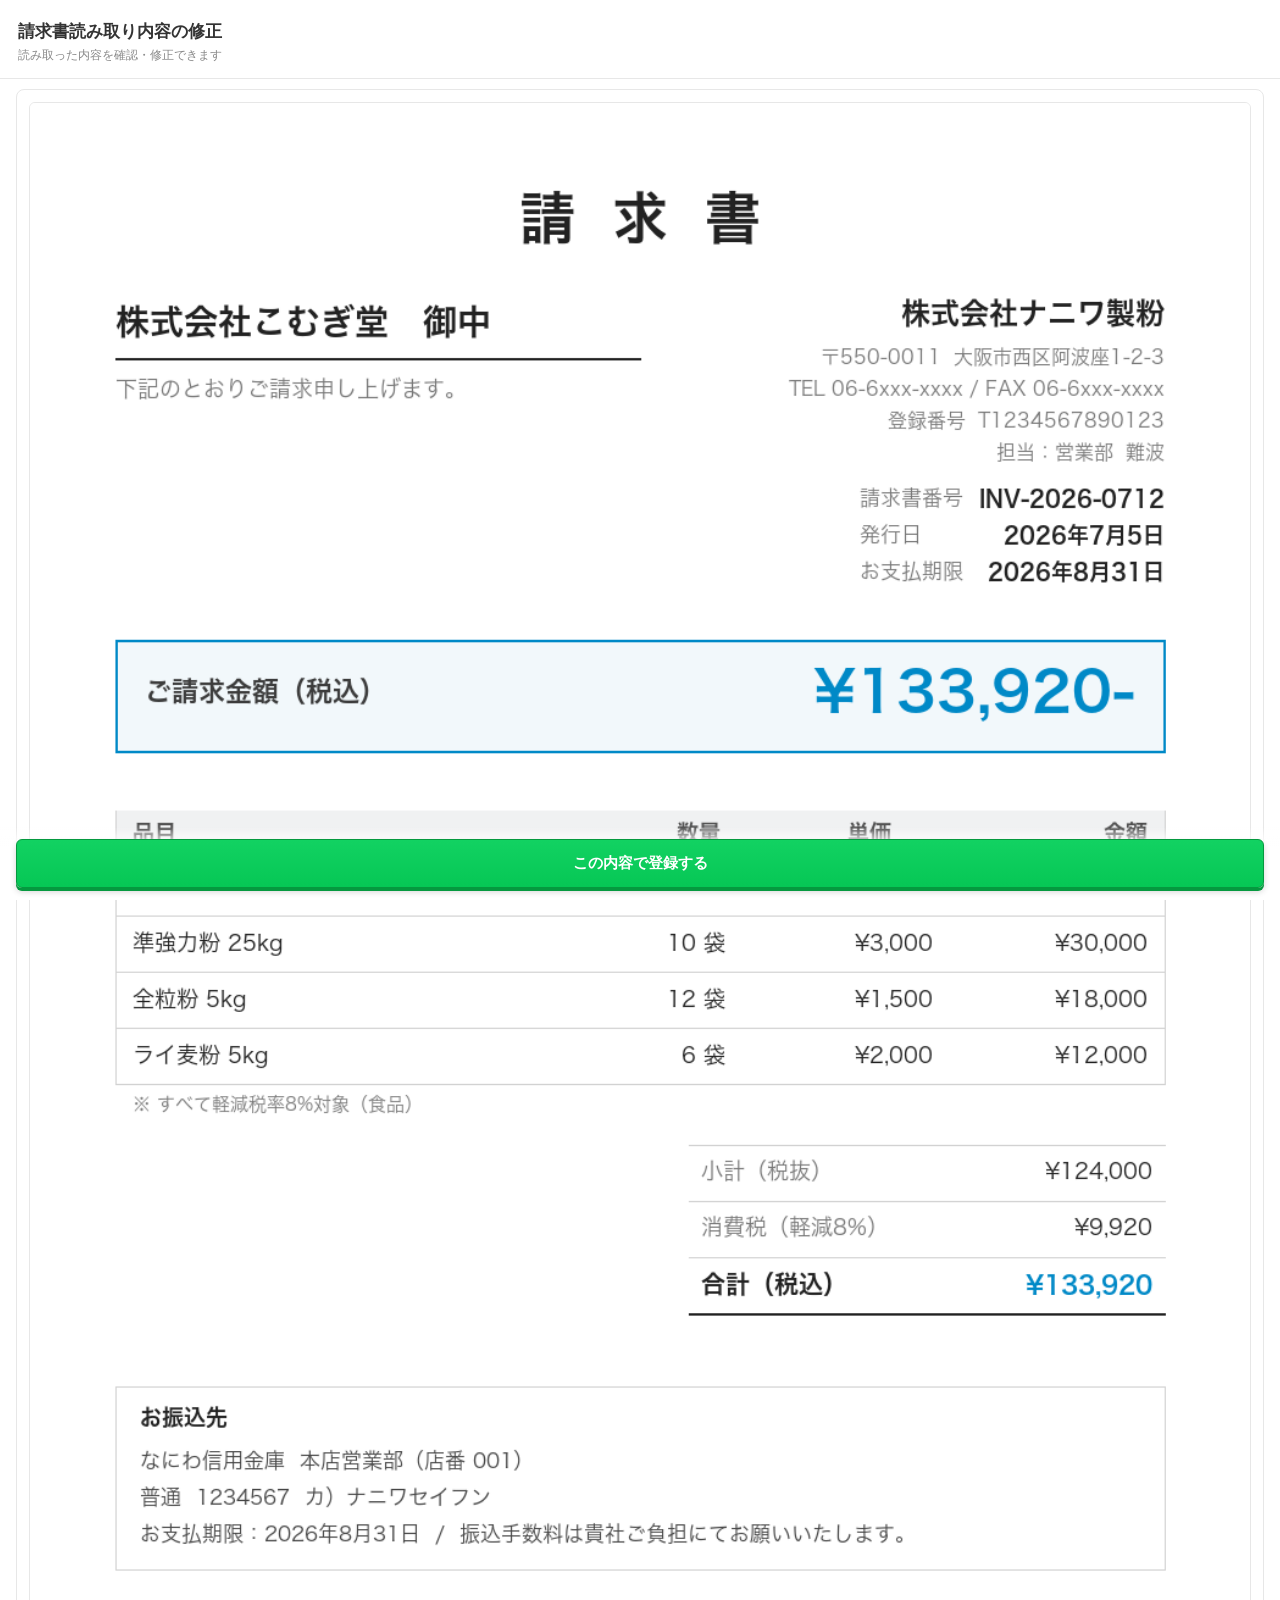
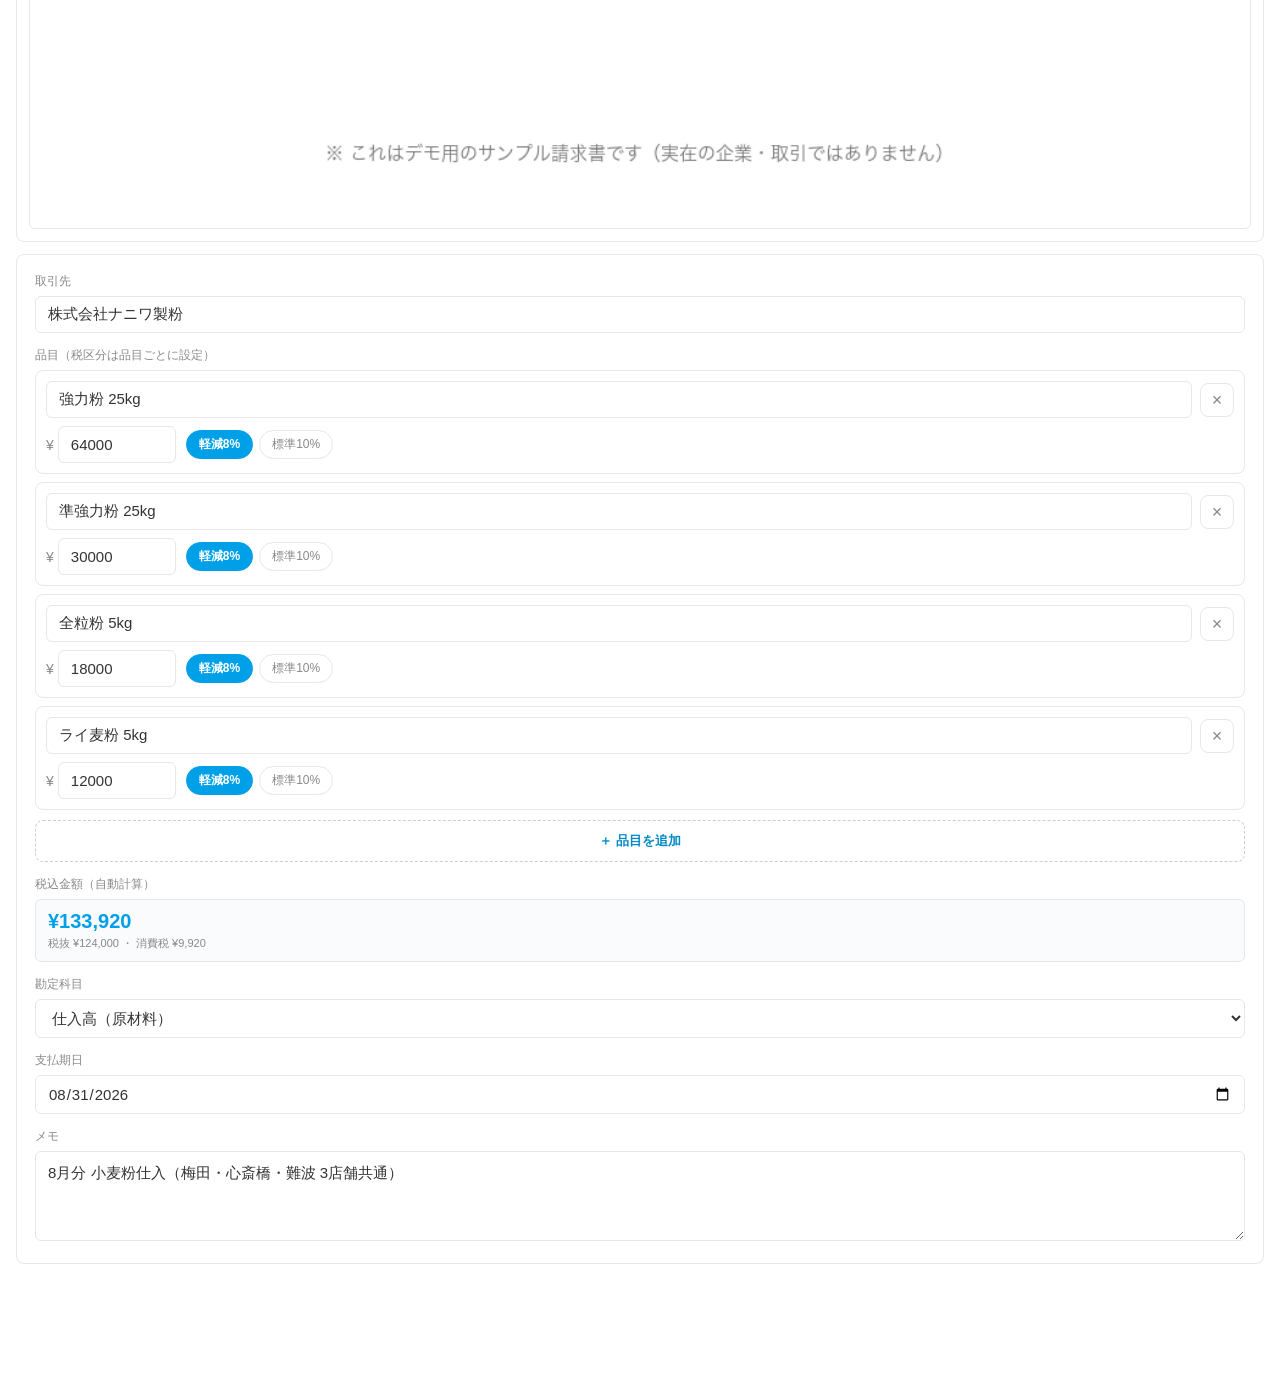
<file: liff/invoice-edit/index.html>
<!DOCTYPE html>
<html lang="ja">
<head>
  <meta charset="utf-8">
  <meta name="robots" content="noindex, nofollow">
  <meta name="viewport" content="width=device-width, initial-scale=1, viewport-fit=cover">
  <meta http-equiv="Content-Security-Policy"
        content="default-src 'self'; script-src 'self' 'unsafe-inline' https://static.line-scdn.net; style-src 'self' 'unsafe-inline'; img-src 'self' data: https://partnerx-jp.github.io; connect-src 'self' https://partnerx-jp.github.io https://api.line.me https://*.line.me https://*.line-apps.com https://*.line-scdn.net;">
  <link rel="stylesheet" href="../shared.css?v=20260714">
  <title>お店のAIワーカー</title>
  <style>
    .ow-wrap { padding: 10px 16px; }
    .thumb { width: 100%; border: 1px solid var(--line); border-radius: var(--radius-sm); display: block; }
    /* 明細（品目ごと） */
    .li { border: 1px solid var(--line); border-radius: 8px; padding: 10px; margin-bottom: 8px; }
    .li .r1 { display: flex; gap: 8px; align-items: center; }
    .li .r2 { display: flex; gap: 10px; align-items: center; margin-top: 8px; flex-wrap: wrap; }
    .li-name { flex: 1; }
    .li-del { flex: 0 0 auto; width: 34px; height: 34px; border: 1px solid var(--line); border-radius: 8px; background: #fff; color: var(--sub); font-size: 18px; line-height: 1; }
    .li-amt-wrap { display: flex; align-items: center; gap: 4px; }
    .li-yen { color: var(--sub); font-size: 14px; }
    .li-amt { width: 118px; }
    .li-chips { gap: 6px; }
    .li-chip { padding: 5px 12px; font-size: 12px; }
    .addli { width: 100%; border: 1px dashed #C9CED3; border-radius: 8px; background: #fff; color: var(--brand-dark); padding: 11px; font-size: 13px; font-weight: 700; margin-top: 2px; }
    .addli:active { background: var(--brand-tint); }
    .totalbox { border: 1px solid var(--line); border-radius: var(--radius-sm); padding: 10px 12px; background: #FAFBFC; }
    .totalbox #f_total { font-size: 20px; font-weight: 700; color: var(--brand); }
    .totalbox small { display: block; margin-top: 3px; font-size: 11px; color: var(--sub); }
    .ok-mark { text-align: center; padding: 40px 20px; }
    .ok-mark .circle { width: 64px; height: 64px; border-radius: 999px; background: #2E7D32; color: #fff; font-size: 34px; display: flex; align-items: center; justify-content: center; margin: 0 auto 16px; }
    .ok-mark h2 { font-size: 18px; margin: 0 0 8px; color: var(--ink); }
    .ok-mark p { font-size: 13px; color: var(--sub); line-height: 1.7; margin: 0; }
  </style>
</head>
<body class="ow-hasbottom">
  <div class="ow-header">
    <div class="ttl">請求書読み取り内容の修正</div>
    <div class="sub" id="sub">読み込み中…</div>
  </div>
  <div id="app"><div class="ow-loading">読み込み中…</div></div>
  <div class="ow-cta" id="ctabar" style="display:none">
    <button class="ow-btn" id="submit" style="background:linear-gradient(180deg,#12D262,#06C755);border:1.5px solid #05993F;box-shadow:0 3px 0 #05993F,0 4px 6px rgba(0,0,0,.16)">この内容で登録する</button>
  </div>

  <script src="https://static.line-scdn.net/liff/edge/2/sdk.js"></script>
  <script>
    const LIFF_ID = "2010700075-z7KIjDGr";
    const PAGES = "https://partnerx-jp.github.io/omise-ai-demo";
    const SHINDAN = "../shindan/";
    const yen = n => "¥" + Number(n).toLocaleString("ja-JP");
    const jpDate = s => { if(!s) return ""; const [y,m,d]=s.split("-"); return `${Number(y)}/${Number(m)}/${Number(d)}`; };
    const esc = s => String(s).replace(/[&<>"]/g, c => ({'&':'&amp;','<':'&lt;','>':'&gt;','"':'&quot;'}[c]));
    let DATA, RATE_OPTS = [], inLiff = false;
    const state = { vendor:"", items:[], account_item:"", due_date:"", memo:"" };

    async function boot(){
      try { if (LIFF_ID && window.liff) { await liff.init({liffId:LIFF_ID}); inLiff = liff.isInClient(); } } catch(e){}
      const SRC = ["../../data/demo-data.json", PAGES + "/data/demo-data.json"];
      let lastErr;
      for (const u of SRC){ try { const r = await fetch(u,{cache:"no-store"}); if(!r.ok) throw new Error(r.status); DATA = await r.json(); lastErr=null; break; } catch(e){ lastErr=e; } }
      if (!DATA){ document.getElementById("app").innerHTML = `<div class="ow-error">データを読み込めませんでした（${lastErr&&lastErr.message}）</div>`; return; }
      const ex = DATA.invoice.extracted;
      RATE_OPTS = DATA.invoice.tax_rate_options;
      state.vendor = ex.vendor;
      state.items = (ex.line_items || []).map(it => ({ name: it.name, amount: it.amount, tax_rate: it.tax_rate }));
      state.account_item = ex.account_item;
      state.due_date = ex.due_date;
      state.memo = ex.memo || "";
      document.getElementById("sub").textContent = "読み取った内容を確認・修正できます";
      renderForm(ex);
    }

    function renderForm(ex){
      const acctOpts = DATA.invoice.account_item_options.map(o => `<option value="${esc(o)}"${o===state.account_item?" selected":""}>${esc(o)}</option>`).join("");
      document.getElementById("app").innerHTML = `
        <div class="ow-wrap">
          <div class="ow-card" style="padding:12px">
            <img class="thumb" src="../../assets/invoice-sample.png" alt="読み取り元の請求書">
          </div>

          <div class="ow-card">
            <div class="ow-field">
              <label>取引先</label>
              <input class="ow-input" id="f_vendor" value="${esc(state.vendor)}">
            </div>

            <div class="ow-field">
              <label>品目（税区分は品目ごとに設定）</label>
              <div id="f_items"></div>
              <button class="addli" id="addItem">＋ 品目を追加</button>
            </div>

            <div class="ow-field">
              <label>税込金額（自動計算）</label>
              <div class="totalbox"><span id="f_total">¥0</span><small id="f_breakdown"></small></div>
            </div>

            <div class="ow-field">
              <label>勘定科目</label>
              <select class="ow-select" id="f_acct">${acctOpts}</select>
            </div>
            <div class="ow-field">
              <label>支払期日</label>
              <input class="ow-input" id="f_due" type="date" value="${esc(state.due_date)}">
            </div>
            <div class="ow-field" style="margin-bottom:0">
              <label>メモ</label>
              <textarea class="ow-textarea" id="f_memo" placeholder="例：8月分の小麦仕入。梅田・心斎橋・難波の3店舗共通。">${esc(state.memo)}</textarea>
            </div>
          </div>
        </div>`;
      renderItems();
      document.getElementById("f_vendor").addEventListener("input", e => state.vendor = e.target.value);
      document.getElementById("f_acct").addEventListener("change", e => state.account_item = e.target.value);
      document.getElementById("f_due").addEventListener("change", e => state.due_date = e.target.value);
      document.getElementById("f_memo").addEventListener("input", e => state.memo = e.target.value);
      document.getElementById("addItem").addEventListener("click", () => { state.items.push({ name:"", amount:0, tax_rate: (RATE_OPTS[0]||{value:0.08}).value }); renderItems(); });
      document.getElementById("submit").addEventListener("click", submit);
      document.getElementById("ctabar").style.display = "";
    }

    function itemRowHTML(it, i){
      const chips = RATE_OPTS.map(o => `<span class="ow-chip li-chip${o.value===it.tax_rate?" on":""}" data-i="${i}" data-rate="${o.value}">${esc(o.label)}</span>`).join("");
      return `<div class="li">
        <div class="r1">
          <input class="ow-input li-name" data-i="${i}" value="${esc(it.name)}" placeholder="品目名">
          <button class="li-del" data-i="${i}" aria-label="この品目を削除">×</button>
        </div>
        <div class="r2">
          <div class="li-amt-wrap"><span class="li-yen">¥</span><input class="ow-input li-amt" data-i="${i}" type="number" inputmode="numeric" value="${it.amount}" placeholder="税抜金額"></div>
          <div class="ow-chips li-chips">${chips}</div>
        </div>
      </div>`;
    }

    function renderItems(){
      const box = document.getElementById("f_items");
      box.innerHTML = state.items.map((it,i)=>itemRowHTML(it,i)).join("");
      box.querySelectorAll(".li-name").forEach(el => el.addEventListener("input", e => { state.items[+e.target.dataset.i].name = e.target.value; }));
      box.querySelectorAll(".li-amt").forEach(el => el.addEventListener("input", e => { state.items[+e.target.dataset.i].amount = Number(e.target.value)||0; recalc(); }));
      box.querySelectorAll(".li-chip").forEach(el => el.addEventListener("click", e => {
        const i = +e.target.dataset.i;
        state.items[i].tax_rate = Number(e.target.dataset.rate);
        e.target.parentElement.querySelectorAll(".li-chip").forEach(x => x.classList.remove("on"));
        e.target.classList.add("on");
        recalc();
      }));
      box.querySelectorAll(".li-del").forEach(el => el.addEventListener("click", e => {
        if (state.items.length <= 1) return; // 最低1行は残す
        state.items.splice(+e.target.dataset.i, 1);
        renderItems();
      }));
      recalc();
    }

    function calcTotal(){
      let sub=0, tax=0;
      state.items.forEach(it => { const a=Number(it.amount)||0; sub+=a; tax+=Math.round(a*it.tax_rate); });
      return { sub, tax, total: sub+tax };
    }

    function recalc(){
      const { sub, tax, total } = calcTotal();
      document.getElementById("f_total").textContent = yen(total);
      document.getElementById("f_breakdown").textContent = `税抜 ${yen(sub)} ・ 消費税 ${yen(tax)}`;
    }

    function submit(){
      // LIFF実機: ユーザー発言として送信 → botが完了Flexをreply
      if (inLiff && window.liff && liff.sendMessages){
        liff.sendMessages([{ type:"text", text:"この内容で請求書を登録します" }])
          .then(()=> liff.closeWindow())
          .catch(()=> showDone());
      } else {
        showDone();
      }
    }

    function showDone(){
      const { total } = calcTotal();
      document.getElementById("ctabar").style.display = "none";
      document.getElementById("app").innerHTML = `
        <div class="ok-mark">
          <div class="circle">✓</div>
          <h2>この内容で登録しました</h2>
          <p>${esc(state.vendor)}／${yen(total)}<br>
          freee に起票し、Google Drive（${esc(DATA.invoice.extracted.drive_folder)}）へ保存しました。<br>
          支払期日 ${jpDate(state.due_date)}・月末の支払一覧にも自動で反映されます。</p>
          <div style="margin-top:28px"><a class="ow-btn" href="${SHINDAN}" style="text-decoration:none;display:inline-flex;padding:12px 22px;background:linear-gradient(180deg,#12D262,#06C755);border:1.5px solid #05993F;box-shadow:0 3px 0 #05993F,0 4px 6px rgba(0,0,0,.16)">あなたのお店でお試し（無料相談）</a></div>
        </div>`;
    }

    boot();
  </script>
</body>
</html>
</file>
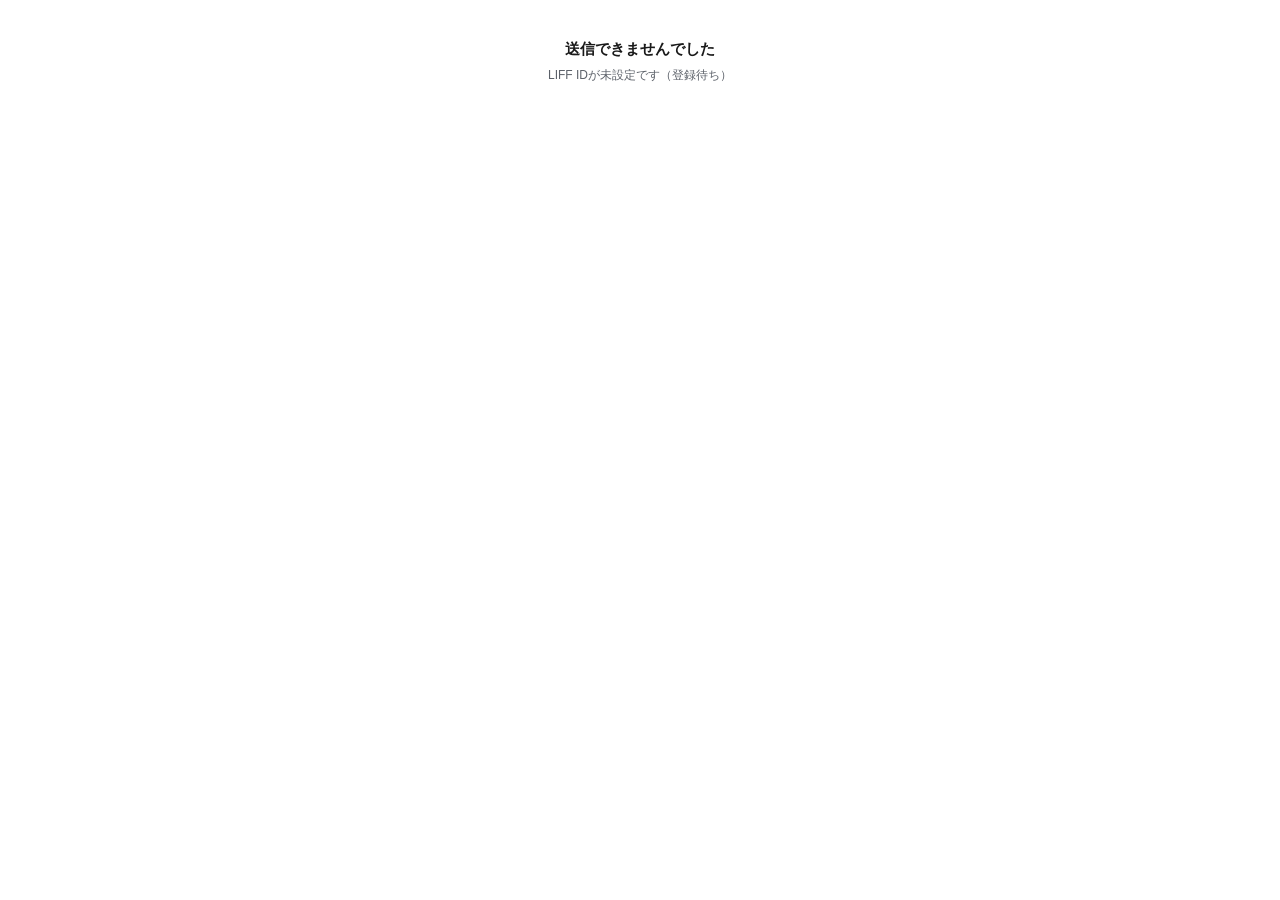
<file: liff/invoice-send/index.html>
<!DOCTYPE html>
<html lang="ja">
<head>
  <meta charset="utf-8">
  <meta name="robots" content="noindex, nofollow">
  <meta name="viewport" content="width=device-width, initial-scale=1, viewport-fit=cover">
  <meta http-equiv="Content-Security-Policy"
        content="default-src 'self'; script-src 'self' 'unsafe-inline' https://static.line-scdn.net; style-src 'self' 'unsafe-inline'; img-src 'self' data: https://partnerx-jp.github.io; connect-src 'self' https://partnerx-jp.github.io https://api.line.me https://*.line.me https://*.line-apps.com https://*.line-scdn.net;">
  <!-- ポップアップの滞在時間を最短化：外部CSSなし・preconnectでSDK/API接続を先行 -->
  <link rel="preconnect" href="https://static.line-scdn.net" crossorigin>
  <link rel="preconnect" href="https://api.line.me" crossorigin>
  <title>お店のAIワーカー</title>
  <style>
    body { margin: 0; background: #fff; font-family: -apple-system, "Hiragino Sans", sans-serif; }
    /* 通常は何も表示しない（送信できたら即closeWindow）。エラー時のみJSで文言を出す */
    #err { display: none; text-align: center; padding: 40px 20px; }
    #err h2 { font-size: 15px; margin: 0 0 6px; color: #1A1A1A; }
    #err p { font-size: 12px; color: #5C6169; line-height: 1.7; margin: 0; }
  </style>
</head>
<body>
  <div id="err"><h2>送信できませんでした</h2><p id="errmsg"></p></div>

  <script src="https://static.line-scdn.net/liff/edge/2/sdk.js"></script>
  <script>
    const LIFF_ID = "2010700075-zQ4sAdpF";
    const IMG = "https://partnerx-jp.github.io/omise-ai-demo/assets/invoice-sample.png";

    function fail(msg){
      document.getElementById("errmsg").textContent = msg;
      document.getElementById("err").style.display = "block";
    }

    (async () => {
      try {
        if (!LIFF_ID || !window.liff) { fail("LIFF IDが未設定です（登録待ち）"); return; }
        await liff.init({ liffId: LIFF_ID });
        if (!liff.isInClient()) { fail("LINEアプリ内のトーク画面から開いてください"); return; }
        // オーナー本人のメッセージとして請求書画像を送信（トーク右側に表示される）
        await liff.sendMessages([
          { type: "image", originalContentUrl: IMG, previewImageUrl: IMG }
        ]);
        liff.closeWindow();
      } catch (e) {
        fail((e && e.message) || "不明なエラー");
      }
    })();
  </script>
</body>
</html>
</file>
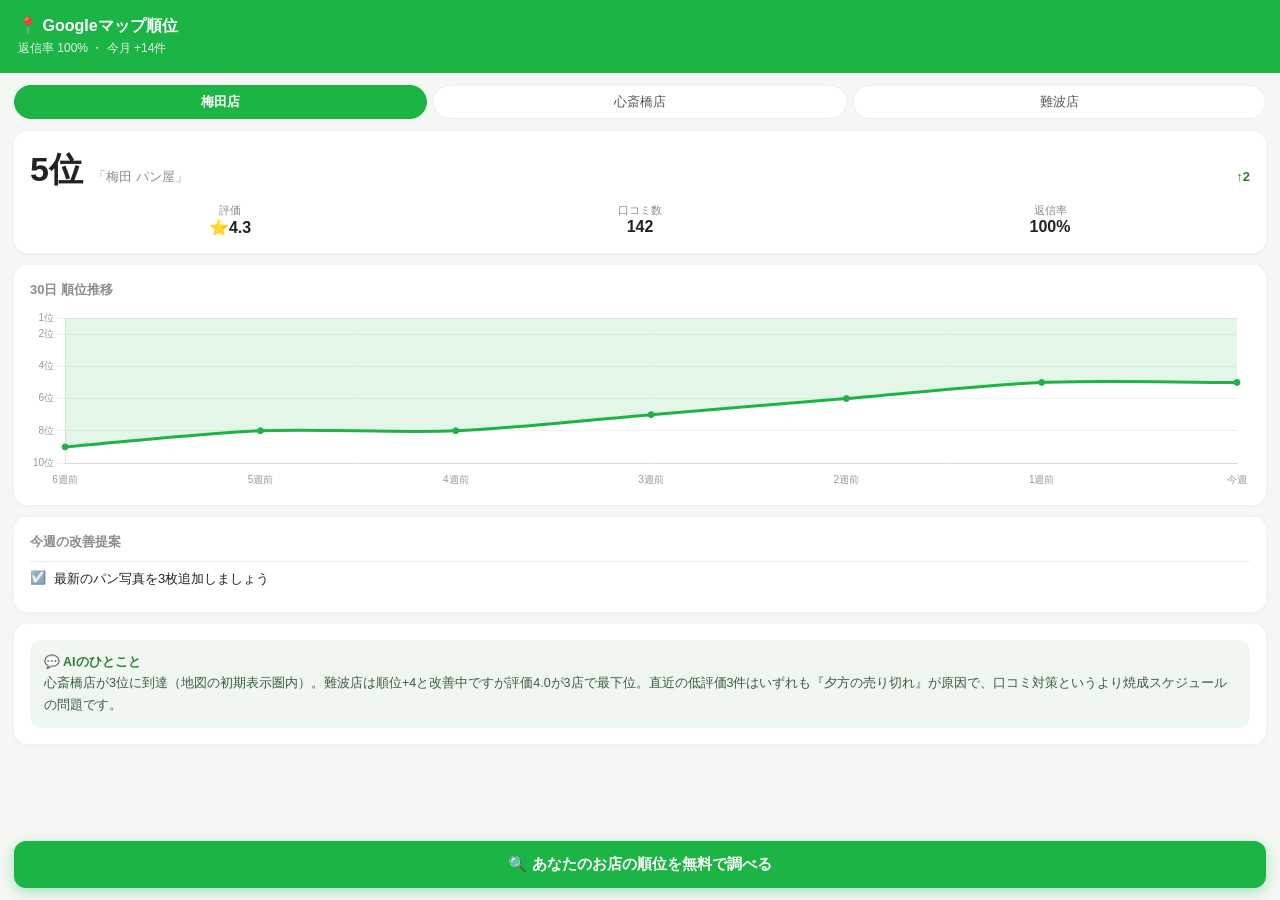
<file: liff/map_rank/index.html>
<!DOCTYPE html>
<html lang="ja">
<head>
  <meta charset="utf-8">
  <meta name="robots" content="noindex, nofollow">
  <meta name="viewport" content="width=device-width, initial-scale=1, viewport-fit=cover">
  <meta http-equiv="Content-Security-Policy"
        content="default-src 'self'; script-src 'self' 'unsafe-inline' https://static.line-scdn.net; style-src 'self' 'unsafe-inline'; img-src 'self' data:; connect-src 'self' https://api.line.me https://*.line.me https://*.line-apps.com https://*.line-scdn.net;">
  <title>お店のAIワーカー</title>
  <style>
    :root { --green:#1DB446; --green-d:#2E7D32; --red:#d9534f; --ink:#222; --sub:#8c8c8c; --line:#eee; --bg:#f5f7f5; }
    * { box-sizing:border-box; -webkit-tap-highlight-color:transparent; }
    body { margin:0; font-family:-apple-system,"Hiragino Kaku Gothic ProN",sans-serif; background:var(--bg); color:var(--ink); padding-bottom:88px; }
    header { background:var(--green); color:#fff; padding:16px 18px calc(16px + env(safe-area-inset-top,0)); }
    header .ttl { font-weight:700; font-size:16px; } header .sub { font-size:12px; opacity:.9; margin-top:3px; }
    .tabs { display:flex; gap:6px; padding:12px 14px 4px; }
    .tab { flex:1; text-align:center; padding:7px 10px; border-radius:999px; border:1px solid var(--line); background:#fff; font-size:13px; color:#555; }
    .tab.on { background:var(--green); color:#fff; border-color:var(--green); font-weight:700; }
    .wrap { padding:8px 14px; }
    .card { background:#fff; border-radius:14px; padding:16px; margin-bottom:12px; box-shadow:0 1px 6px rgba(0,0,0,.04); }
    .card h2 { font-size:13px; color:var(--sub); margin:0 0 10px; font-weight:700; }
    .hero { display:flex; align-items:baseline; gap:10px; }
    .hero .rk { font-size:34px; font-weight:800; } .hero .kw { font-size:13px; color:var(--sub); }
    .hero .diff { font-size:13px; font-weight:700; margin-left:auto; }
    .up { color:var(--green-d); } .down { color:var(--red); }
    .meta { display:flex; gap:10px; margin-top:10px; }
    .meta .b { flex:1; text-align:center; } .meta .l { font-size:11px; color:var(--sub); } .meta .v { font-size:16px; font-weight:800; }
    .chartbox { position:relative; height:180px; }
    table { width:100%; border-collapse:collapse; font-size:13px; }
    th,td { padding:8px 4px; border-top:1px solid var(--line); text-align:center; } th { color:var(--sub); font-size:11px; border-top:none; }
    td.nm,th.nm { text-align:left; }
    tr.self { background:#eef7ef; font-weight:700; }
    .sug { display:flex; gap:8px; padding:8px 0; border-top:1px solid var(--line); font-size:13px; } .sug:first-child{border-top:none;}
    .cta { position:fixed; left:0; right:0; bottom:0; padding:12px 14px calc(12px + env(safe-area-inset-bottom,0)); background:linear-gradient(180deg,rgba(245,247,245,0),var(--bg) 24%); }
    .cta button { width:100%; border:none; background:var(--green); color:#fff; font-size:15px; font-weight:700; padding:14px; border-radius:12px; box-shadow:0 4px 14px rgba(29,180,70,.35); }
    .loading,.error { text-align:center; color:var(--sub); padding:60px 20px; } .error { color:var(--red); }
  </style>
</head>
<body>
  <header><div class="ttl">📍 Googleマップ順位</div><div class="sub" id="sub">読み込み中…</div></header>
  <div class="tabs" id="tabs"></div>
  <div id="app"><div class="loading">読み込み中…</div></div>
  <div class="cta"><button id="ctaBtn">🔍 あなたのお店の順位を無料で調べる</button></div>

  <script src="https://static.line-scdn.net/liff/edge/2/sdk.js"></script>
  <script src="../vendor/chart.umd.min.js"></script>
  <script>
    const LIFF_ID = "";
    let DATA, M, chart;
    async function boot(){
      try { if (LIFF_ID && window.liff) await liff.init({liffId:LIFF_ID}).catch(()=>{}); } catch(e){}
      try { const r = await fetch("../../data/demo-data.json",{cache:"no-store"}); if(!r.ok) throw new Error(r.status); DATA=await r.json(); }
      catch(e){ document.getElementById("app").innerHTML=`<div class="error">読み込み失敗（${e.message}）</div>`; return; }
      M = DATA.map_rank;
      document.getElementById("sub").textContent = `返信率 ${Math.round(M.reply_rate*100)}% ・ 今月 +${M.review_diff_30d}件`;
      const el = document.getElementById("tabs");
      el.innerHTML = M.by_store.map((s,i)=>{ const st=DATA.stores.find(x=>x.id===s.store); return `<div class="tab${i===0?' on':''}" data-id="${s.store}">${st.name}</div>`; }).join("");
      el.querySelectorAll(".tab").forEach(t=>t.addEventListener("click",()=>{ el.querySelectorAll(".tab").forEach(x=>x.classList.remove("on")); t.classList.add("on"); render(t.dataset.id); }));
      render(M.by_store[0].store);
    }
    function stName(id){ const s=DATA.stores.find(x=>x.id===id); return s?s.name:id; }
    function render(store){
      if(chart){chart.destroy();chart=null;}
      const s = M.by_store.find(x=>x.store===store);
      let html = `<div class="wrap"><div class="card">
        <div class="hero"><div class="rk">${s.rank}位</div><div class="kw">「${s.kw}」</div>
          <div class="diff ${s.diff>=0?'up':'down'}">${s.diff>=0?'↑':'↓'}${Math.abs(s.diff)}</div></div>
        <div class="meta"><div class="b"><div class="l">評価</div><div class="v">⭐${s.rating}</div></div>
          <div class="b"><div class="l">口コミ数</div><div class="v">${s.reviews}</div></div>
          <div class="b"><div class="l">返信率</div><div class="v">${Math.round(M.reply_rate*100)}%</div></div></div>
        ${s.rank<=3?'<div style="margin-top:10px;font-size:11px;color:#2E7D32">✅ 3位以内＝地図の初期表示圏内</div>':''}
      </div>`;
      html += `<div class="card"><h2>30日 順位推移</h2><div class="chartbox"><canvas id="rcv"></canvas></div></div>`;
      // competitors
      const comp = (M.competitors && M.competitors[store]) || null;
      if (comp){
        const rows = comp.concat([{name:stName(store)+"（自店）", rank:s.rank, reviews:s.reviews, rating:s.rating, self:true}]).sort((a,b)=>a.rank-b.rank);
        html += `<div class="card"><h2>周辺の競合比較</h2><table><thead><tr><th>順位</th><th class="nm">店舗</th><th>口コミ</th><th>評価</th></tr></thead><tbody>` +
          rows.map(r=>`<tr class="${r.self?'self':''}"><td>${r.rank}</td><td class="nm">${r.name}</td><td>${r.reviews}</td><td>⭐${r.rating}</td></tr>`).join("") +
          `</tbody></table></div>`;
      }
      // suggestions (店舗名に一致 or 共通)
      const sug = M.suggestions.filter(x=> x.includes(stName(store)) || !/店:/.test(x));
      if (sug.length){
        html += `<div class="card"><h2>今週の改善提案</h2>` + sug.map(x=>`<div class="sug"><span>☑️</span><span>${x.replace(/^[^:：]+[:：]\s*/,'')}</span></div>`).join("") + `</div>`;
      }
      html += `<div class="card"><div style="background:#f0f7f1;border-radius:12px;padding:12px 14px;font-size:12.5px;line-height:1.7;color:#3b5b40"><b style="color:#2E7D32">💬 AIのひとこと</b><br>${M.ai_comment}</div></div></div>`;
      document.getElementById("app").innerHTML = html;
      drawRank(M.rank_trend_30d[store] || []);
    }
    function drawRank(series){
      const labels = series.map((_,i)=> i===series.length-1 ? "今週" : `${(series.length-1-i)}週前`);
      chart = new Chart(document.getElementById("rcv"), {
        type:"line",
        data:{ labels, datasets:[{ data:series, borderColor:"#1DB446", backgroundColor:"rgba(29,180,70,.12)", fill:true, tension:.3, pointRadius:3, pointBackgroundColor:"#1DB446" }] },
        options:{ responsive:true, maintainAspectRatio:false, plugins:{ legend:{display:false}, tooltip:{ callbacks:{ label:c=> c.parsed.y+"位" } } },
          scales:{ x:{ grid:{display:false}, ticks:{font:{size:10},color:"#999"} },
            y:{ reverse:true, min:1, grid:{color:"#f0f0f0"}, ticks:{ stepSize:2, font:{size:10}, color:"#999", callback:v=>v+"位" } } } }
      });
    }
    document.getElementById("ctaBtn").addEventListener("click",()=>{ location.href="../shindan/"; });
    boot();
  </script>
</body>
</html>
</file>
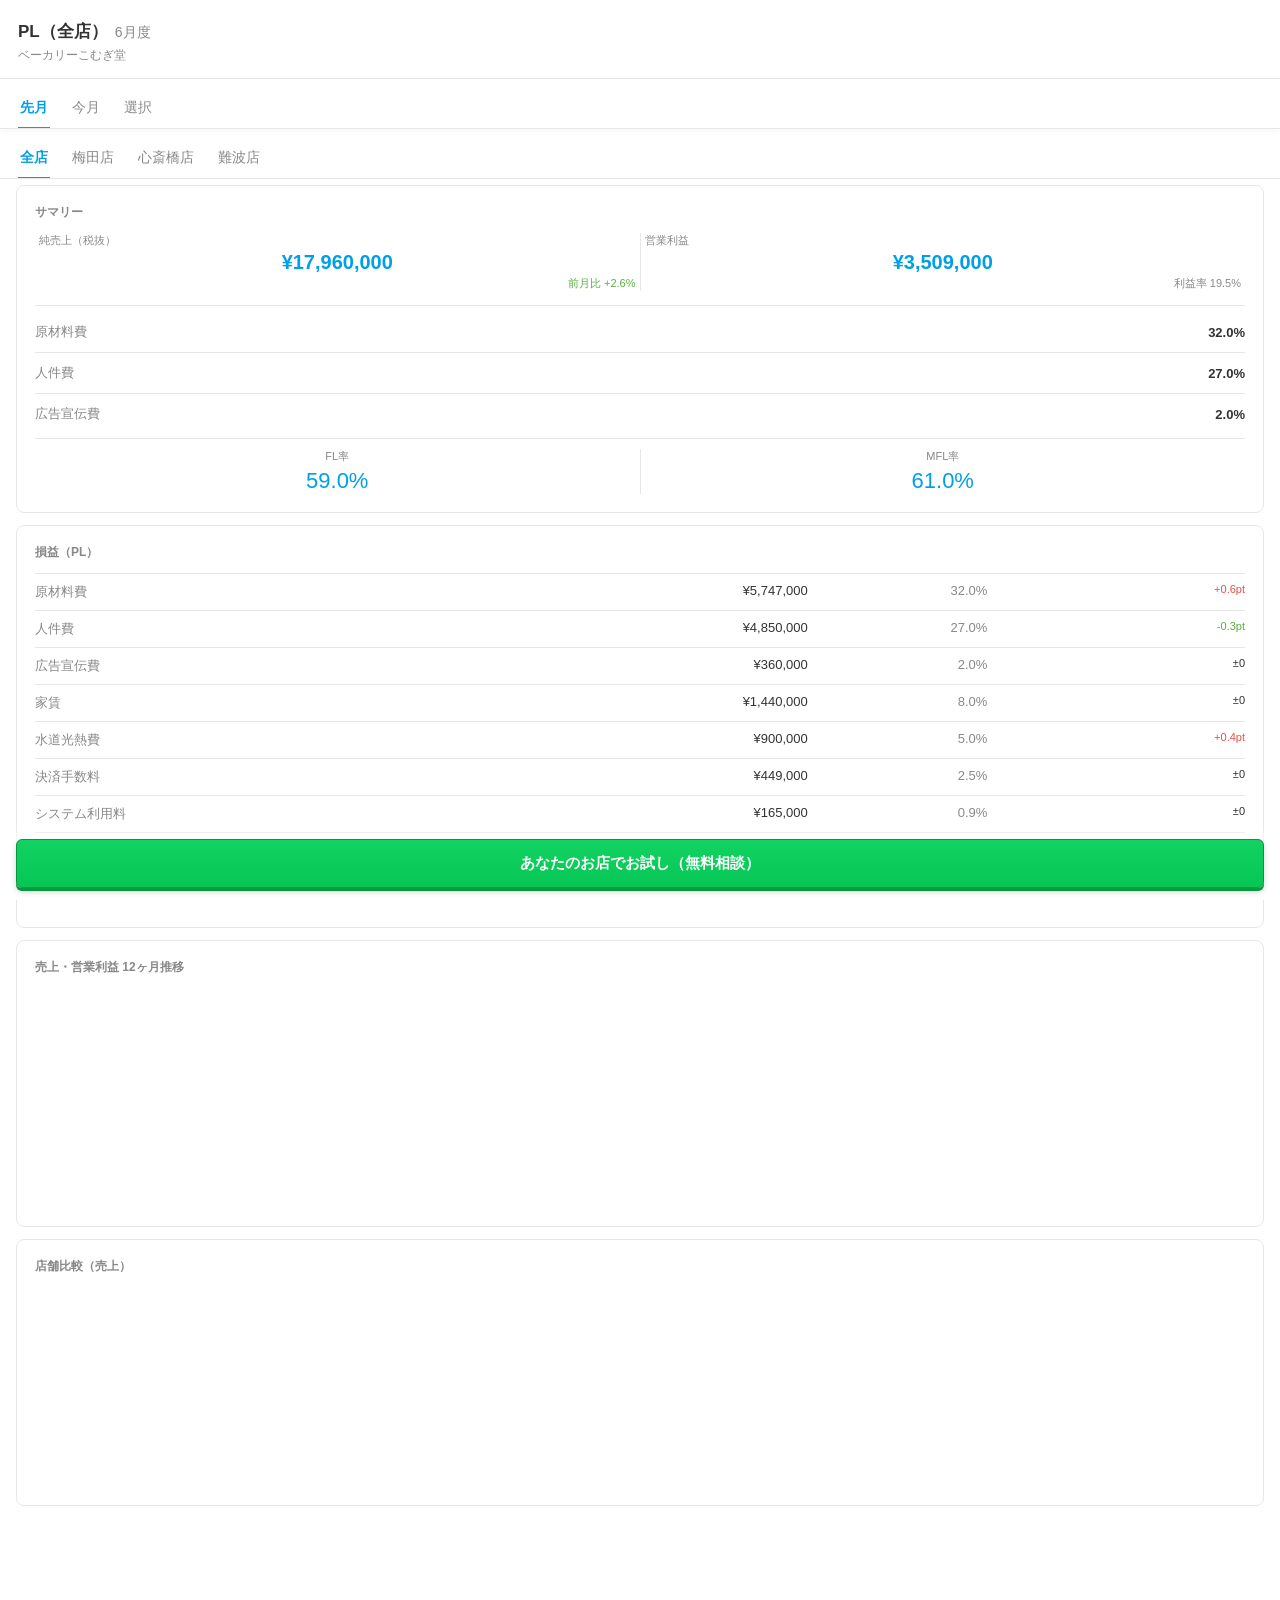
<file: liff/monthly/index.html>
<!DOCTYPE html>
<html lang="ja">
<head>
  <meta charset="utf-8">
  <meta name="robots" content="noindex, nofollow">
  <meta name="viewport" content="width=device-width, initial-scale=1, viewport-fit=cover">
  <meta http-equiv="Content-Security-Policy"
        content="default-src 'self'; script-src 'self' 'unsafe-inline' https://static.line-scdn.net; style-src 'self' 'unsafe-inline'; img-src 'self' data:; connect-src 'self' https://partnerx-jp.github.io https://api.line.me https://*.line.me https://*.line-apps.com https://*.line-scdn.net;">
  <link rel="stylesheet" href="../shared.css?v=20260714">
  <title>お店のAIワーカー</title>
  <style>
    .ow-header .ttl .ttl-date { font-size: 14px; font-weight: 400; color: var(--sub); margin-left: 7px; }
    .chartbox { position: relative; height: 200px; }
    /* PL明細行 */
    .ow-plrow { display: flex; padding: 9px 0; border-top: 1px solid var(--line); font-size: 13px; }
    .ow-plrow:first-child { border-top: none; }
    .ow-plrow .l { flex: 5; color: var(--sub); }
    .ow-plrow .a { flex: 4; text-align: right; color: var(--ink); padding-right: 8px; }
    .ow-plrow .p { flex: 2; text-align: right; color: var(--sub); min-width: 44px; }
    .ow-plrow .d { flex: 3; text-align: right; font-size: 11px; }
    .ow-plrow.total { border-top: 2px solid #ddd; font-weight: 700; margin-top: 2px; }
    .ow-plrow.total .l { color: var(--ink); }
    .ow-plrow.total .a, .ow-plrow.total .p { color: var(--brand); }
    .chartbox.tall { height: 220px; }
    /* 月ピッカー（Airトンマナ：丸みなし・線と余白で区切る・2行グリッド） */
    #monthPicker { display: none; border-bottom: 1px solid var(--line); background: #fff; }
    #monthPicker.open { display: block; }
    .mgrid { display: grid; grid-template-columns: repeat(6, 1fr); }
    .mgrid .mi { text-align: center; padding: 7px 0; font-size: 12px; color: var(--sub); border-top: 1px solid var(--line); border-left: 1px solid var(--line); cursor: pointer; }
    .mgrid .mi:nth-child(-n+6) { border-top: none; }
    .mgrid .mi:nth-child(6n+1) { border-left: none; }
    .mgrid .mi.on { color: var(--brand); font-weight: 700; background: var(--brand-tint); }
  </style>
</head>
<body class="ow-hasbottom">
  <div class="ow-header">
    <div class="ttl" id="ttl">PL（全店）</div>
    <div class="sub" id="sub">読み込み中…</div>
  </div>
  <div class="ow-tabs" id="periodTabs">
    <span class="ow-tab on" data-mode="last">先月</span>
    <span class="ow-tab" data-mode="current">今月</span>
    <span class="ow-tab" data-mode="pick">選択</span>
  </div>
  <div id="monthPicker"><div class="mgrid" id="mgrid"></div></div>
  <div class="ow-tabs" id="storeTabs" style="position:static;box-shadow:none"></div>
  <div id="app"><div class="ow-loading">読み込み中…</div></div>
  <div class="ow-cta"><button class="ow-btn" id="cta" style="background:linear-gradient(180deg,#12D262,#06C755);border:1.5px solid #05993F;color:#fff;box-shadow:0 3px 0 #05993F,0 4px 6px rgba(0,0,0,.16)">あなたのお店でお試し（無料相談）</button></div>

  <script src="https://static.line-scdn.net/liff/edge/2/sdk.js"></script>
  <script src="../vendor/chart.umd.min.js"></script>
  <script>
    const LIFF_ID = "", SHINDAN = "../shindan/";
    const BRAND = "#00A0E9", NEG = "#E5504F";
    const yen = n => "¥" + Number(n).toLocaleString("ja-JP");
    const pct = n => (n*100).toFixed(1) + "%";
    const pctSigned = n => (n>=0?"+":"") + (n*100).toFixed(1) + "%";
    const grid = { grid:{color:"#F0F0F0"}, ticks:{font:{size:9},color:"#999"} };
    const gridX = { grid:{display:false}, ticks:{font:{size:9},color:"#999"} };
    let DATA, charts = {};
    let MODE = "last", PICK_IDX = null, STORE = "all";

    function nextMonthNum(){ return new Date().getMonth()+1; }
    function storeInfo(id){ return DATA.monthly_report.by_store.find(x=>x.store===id); }

    // 選択中の期間×店舗のPL相当データを算出する。
    // 期間：「先月」＝実データそのまま。「今月」＝進行中の累計売上に先月の原価率を適用して概算。
    // 「選択」（先月以外）＝trend_12mの売上・営業利益は実データ、原価内訳は先月の構成比を保ったまま概算。
    // 店舗：先月時点の売上シェア（by_store）で期間合計を按分。利益率は店舗ごとの実際値（先月データ）を維持して適用。
    function computeView(){
      const m = DATA.monthly_report, t = m.total, trend = m.trend_12m;
      const baseTotalRate = t.costs.reduce((s,c)=>s+c.rate,0);
      const estimateCosts = (sales, profitRate) => {
        const totalCostRate = 1 - profitRate;
        return t.costs.map(c => { const rate = (c.rate/baseTotalRate)*totalCostRate; return { label:c.label, rate, amount:Math.round(sales*rate), vs_prev:null }; });
      };

      // ① 期間（全店ベース）を決定
      let base;
      if (MODE === "current"){
        const mp = DATA.daily_report.month_progress;
        base = { sales: mp.cum_sales, profit_rate: t.operating_profit_rate, label: `${nextMonthNum()}月度（進行中）`,
          achAll: mp.achievement, achByStore: mp.store_achievement, exact:false, storesExact:false };
      } else {
        let idx = (MODE === "pick" && PICK_IDX!=null) ? PICK_IDX : trend.length-1;
        const isLast = idx === trend.length-1;
        const row = trend[idx];
        const profit_rate = isLast ? t.operating_profit_rate : row.profit/row.sales;
        const prev = idx>0 ? trend[idx-1] : null;
        const mom = prev ? (row.sales-prev.sales)/prev.sales : null;
        base = { sales: row.sales, profit_rate, label: `${row.month}度`, mom, exact:isLast, storesExact:isLast, trendIdx:idx };
      }

      // ② 店舗スコープを適用（全店ならそのまま／店舗なら売上シェアで按分し、利益率はその店舗の実績値を使う）
      let sales = base.sales, profit_rate = base.profit_rate, deltaObj = null, exact = base.exact;
      if (STORE === "all"){
        if (MODE === "current") deltaObj = { label:"目標達成率", value:`${Math.round(base.achAll*100)}%`, up: base.achAll>=0.8 };
        else if (base.mom!=null) deltaObj = { label:"前月比", value:pctSigned(base.mom), up:base.mom>=0 };
      } else {
        const info = storeInfo(STORE);
        const ratio = info ? info.net_sales/t.net_sales : 1;
        sales = Math.round(base.sales*ratio);
        profit_rate = info ? info.profit_rate : base.profit_rate;
        exact = false;
        if (MODE === "current"){
          const ach = (base.achByStore && base.achByStore[STORE]!=null) ? base.achByStore[STORE] : base.achAll;
          deltaObj = { label:"目標達成率", value:`${Math.round(ach*100)}%`, up: ach>=0.8 };
        } else if (base.mom!=null) deltaObj = { label:"前月比", value:pctSigned(base.mom), up:base.mom>=0 };
      }

      const profit = exact ? t.operating_profit : Math.round(sales*profit_rate);
      const costs = exact ? t.costs : estimateCosts(sales, profit_rate);
      const fl_rate = costs.find(c=>c.label==="原材料費").rate + costs.find(c=>c.label==="人件費").rate;

      return { sales, profit, profit_rate, fl_rate, costs, label: base.label, delta: deltaObj,
        exact, storesExact: base.storesExact, trendIdx: base.trendIdx };
    }

    function buildPeriodTabs(){
      const picker = document.getElementById("monthPicker");
      document.querySelectorAll("#periodTabs .ow-tab").forEach(t=>t.addEventListener("click",()=>{
        const mode = t.dataset.mode;
        if (mode === "pick"){
          // 「選択」はピッカーの開閉トグル。選択済みなら選択状態を維持したまま開閉。
          document.querySelectorAll("#periodTabs .ow-tab").forEach(x=>x.classList.remove("on"));
          t.classList.add("on");
          MODE = "pick"; if (PICK_IDX==null) PICK_IDX = DATA.monthly_report.trend_12m.length-1;
          picker.classList.toggle("open");
          buildMonthPicker();
          render();
          return;
        }
        document.querySelectorAll("#periodTabs .ow-tab").forEach(x=>x.classList.remove("on"));
        t.classList.add("on");
        picker.classList.remove("open");
        MODE = mode; PICK_IDX = null;
        render();
      }));
    }
    function buildMonthPicker(){
      const trend = DATA.monthly_report.trend_12m;
      const sel = PICK_IDX==null ? trend.length-1 : PICK_IDX;
      const el = document.getElementById("mgrid");
      el.innerHTML = trend.map((r,i)=>`<div class="mi${MODE==='pick'&&sel===i?' on':''}" data-i="${i}">${r.month}</div>`).join("");
      el.querySelectorAll(".mi").forEach(c=>c.addEventListener("click",()=>{
        el.querySelectorAll(".mi").forEach(x=>x.classList.remove("on"));
        c.classList.add("on");
        MODE = "pick"; PICK_IDX = +c.dataset.i;
        render();
      }));
    }

    function buildStoreTabs(){
      const tabs = [{id:"all",name:"全店"}].concat(DATA.stores.map(s=>({id:s.id,name:s.name})));
      const el = document.getElementById("storeTabs");
      el.innerHTML = tabs.map(t=>`<span class="ow-tab${t.id===STORE?' on':''}" data-id="${t.id}">${t.name}</span>`).join("");
      el.querySelectorAll(".ow-tab").forEach(t=>t.addEventListener("click",()=>{
        el.querySelectorAll(".ow-tab").forEach(x=>x.classList.remove("on")); t.classList.add("on");
        STORE = t.dataset.id; render();
      }));
    }

    async function boot(){
      try { if (LIFF_ID && window.liff) await liff.init({liffId:LIFF_ID}).catch(()=>{}); } catch(e){}
      const SRC = ["../../data/demo-data.json", "https://partnerx-jp.github.io/omise-ai-demo/data/demo-data.json"];
      let lastErr;
      for (const u of SRC){ try { const r = await fetch(u,{cache:"no-store"}); if(!r.ok) throw new Error(r.status); DATA = await r.json(); lastErr=null; break; } catch(e){ lastErr=e; } }
      if (!DATA){ document.getElementById("app").innerHTML = `<div class="ow-error">データを読み込めませんでした（${lastErr&&lastErr.message}）</div>`; return; }
      document.getElementById("sub").textContent = DATA.company.brand;
      buildPeriodTabs();
      buildStoreTabs();
      render();
    }

    function render(){
      const m = DATA.monthly_report;
      const v = computeView();
      const storeName = STORE === "all" ? "全店" : ((DATA.stores.find(s=>s.id===STORE)||{}).name || STORE);
      document.getElementById("ttl").innerHTML = `PL（${storeName}）<span class="ttl-date">${v.label}</span>`;
      let h = `<div class="ow-wrap">`;

      // ① ヒーロー（上段=売上/営業利益、下段=原材料費/人件費/広告宣伝費、それぞれ%付き。さらにFL率/MFL率）
      const findCost = label => v.costs.find(c=>c.label===label);
      const material = findCost("原材料費"), labor = findCost("人件費"), ad = findCost("広告宣伝費");
      const mfl = v.fl_rate + (ad ? ad.rate : 0);
      const deltaHtml = v.delta ? `<div style="font-size:11px;margin-top:2px;text-align:right" class="${v.delta.up?'ow-up':'ow-down'}">${v.delta.label} ${v.delta.value}</div>` : "";
      h += `<div class="ow-card">
        <h2>サマリー</h2>
        <div class="ow-kpi2" style="border-top:none;margin-top:0;padding-top:0">
          <div><div class="l">純売上（税抜）</div><div class="v" style="color:var(--brand);font-weight:700">${yen(v.sales)}</div>${deltaHtml}</div>
          <div><div class="l">営業利益</div><div class="v" style="color:var(--brand);font-weight:700">${yen(v.profit)}</div><div style="font-size:11px;margin-top:2px;color:var(--sub);text-align:right">利益率 ${pct(v.profit_rate)}</div></div>
        </div>
        <div style="margin-top:14px;border-top:1px solid var(--line);padding-top:6px">
          <div class="ow-row"><div class="k">原材料費</div><div class="v">${pct(material.rate)}</div></div>
          <div class="ow-row"><div class="k">人件費</div><div class="v">${pct(labor.rate)}</div></div>
          <div class="ow-row"><div class="k">広告宣伝費</div><div class="v">${pct(ad.rate)}</div></div>
        </div>
        <div class="ow-kpis" style="margin-top:4px;border-top:1px solid var(--line);padding-top:10px">
          <div class="ow-kpi"><div class="l">FL率</div><div class="v">${pct(v.fl_rate)}</div></div>
          <div class="ow-kpi"><div class="l">MFL率</div><div class="v">${pct(mfl)}</div></div>
        </div>
      </div>`;

      // ② 損益（PL）明細（概算値の月はpt差分を非表示）
      h += `<div class="ow-card"><h2>損益（PL）${v.exact?"":"（概算）"}</h2>` +
        v.costs.map(c=>`<div class="ow-plrow"><div class="l">${c.label}</div><div class="a">${yen(c.amount)}</div><div class="p">${pct(c.rate)}</div><div class="d ${c.vs_prev&&c.vs_prev.startsWith('+')?'ow-down':(c.vs_prev&&c.vs_prev.startsWith('-')?'ow-up':'')}">${c.vs_prev||""}</div></div>`).join("") +
        `<div class="ow-plrow total"><div class="l">営業利益</div><div class="a">${yen(v.profit)}</div><div class="p">${pct(v.profit_rate)}</div><div class="d"></div></div></div>`;

      // ③ 12ヶ月推移（折れ線＝営業利益を主役に・独立の右軸で見せる／選択中の月をハイライト）
      h += `<div class="ow-card"><h2>売上・営業利益 12ヶ月推移</h2><div class="chartbox tall"><canvas id="tcv"></canvas></div></div>`;

      // ④ 店舗比較（縦棒グラフ・店舗別データは先月分のみ保持）
      h += `<div class="ow-card"><h2>店舗比較（売上）${v.storesExact?"":"（先月データ）"}</h2><div class="chartbox"><canvas id="scv"></canvas></div></div>`;

      h += `</div>`;
      document.getElementById("app").innerHTML = h;
      drawTrend(m.trend_12m, v.trendIdx);
      drawStores(m.by_store);
    }

    function drawTrend(rows, highlightIdx){
      const barBg = rows.map((r,i)=> i===highlightIdx ? "#CFE9F9" : "#EEF1F2");
      charts.t = new Chart(document.getElementById("tcv"), {
        data:{ labels:rows.map(r=>r.month),
          datasets:[
            { type:"bar", label:"売上", data:rows.map(r=>r.sales), backgroundColor:barBg, borderRadius:3, yAxisID:"y", order:2 },
            { type:"line", label:"営業利益", data:rows.map(r=>r.profit), borderColor:BRAND, backgroundColor:BRAND, borderWidth:3, tension:.35, pointRadius:rows.map((r,i)=> i===highlightIdx?5:3), pointBackgroundColor:BRAND, yAxisID:"y1", order:1 }
          ]},
        options:{ responsive:true, maintainAspectRatio:false,
          plugins:{ legend:{ labels:{ font:{size:10}, boxWidth:12 } },
            tooltip:{ enabled:true, displayColors:false, callbacks:{ title:()=>"", label:c=> c.dataset.label+" "+yen(c.parsed.y) } } },
          scales:{
            x:gridX,
            y:{ grid:{color:"#F5F5F5"}, ticks:{font:{size:9},color:"#ccc", callback:v=> v>=10000?(v/10000)+"万":v } },
            y1:{ position:"right", grid:{display:false}, ticks:{font:{size:9},color:BRAND, callback:v=> v>=10000?(v/10000)+"万":v } }
          } }
      });
    }
    function drawStores(byStore){
      const labels = byStore.map(s=> (DATA.stores.find(x=>x.id===s.store)||{}).name || s.store);
      const bg = byStore.map(s=> s.profit_rate<0.18 ? NEG : BRAND);
      const bw = byStore.map(s=> s.store===STORE ? 3 : 0);
      const bc = byStore.map(()=> "#1A1A1A");
      charts.s = new Chart(document.getElementById("scv"), {
        type:"bar",
        data:{ labels, datasets:[{ data: byStore.map(s=>s.net_sales), backgroundColor: bg, borderColor:bc, borderWidth:bw, borderRadius:4, barPercentage:.55 }] },
        options:{ responsive:true, maintainAspectRatio:false,
          plugins:{ legend:{display:false},
            tooltip:{ enabled:true, displayColors:false, callbacks:{ title:c=> c[0].label,
              label:c=> `売上 ${yen(c.parsed.y)}`,
              afterLabel:c=>{ const s=byStore[c.dataIndex]; return `利益率 ${pct(s.profit_rate)} ／ 廃棄率 ${pct(s.waste_rate)}`; } } } },
          scales:{ x:gridX, y:{...grid, ticks:{...grid.ticks, callback:v=> v>=10000?(v/10000)+"万":v }} } }
      });
    }

    document.getElementById("cta").addEventListener("click",()=>{ location.href = SHINDAN; });
    boot();
  </script>
</body>
</html>
</file>
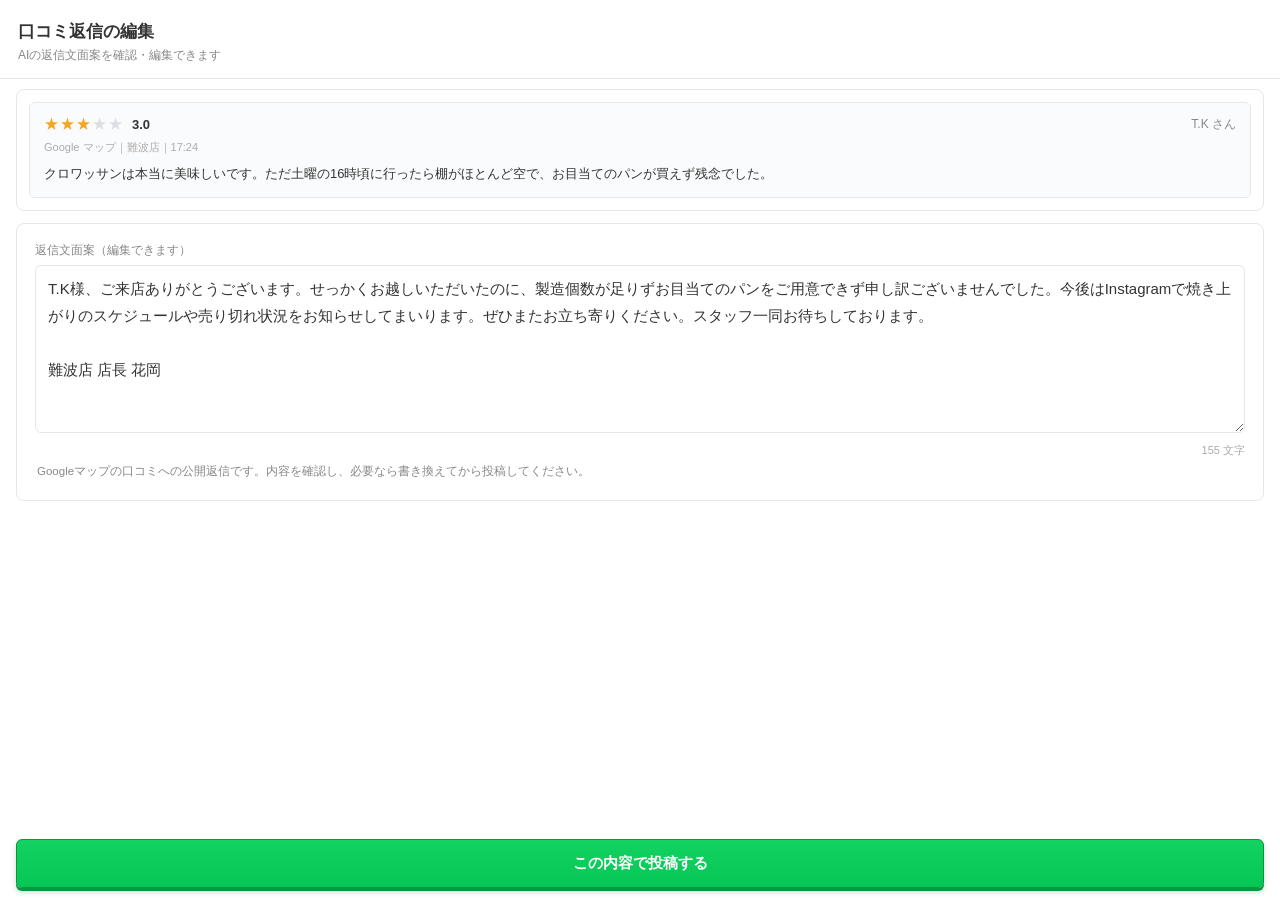
<file: liff/review-edit/index.html>
<!DOCTYPE html>
<html lang="ja">
<head>
  <meta charset="utf-8">
  <meta name="robots" content="noindex, nofollow">
  <meta name="viewport" content="width=device-width, initial-scale=1, viewport-fit=cover">
  <meta http-equiv="Content-Security-Policy"
        content="default-src 'self'; script-src 'self' 'unsafe-inline' https://static.line-scdn.net; style-src 'self' 'unsafe-inline'; img-src 'self' data: https://partnerx-jp.github.io; connect-src 'self' https://partnerx-jp.github.io https://api.line.me https://*.line.me https://*.line-apps.com https://*.line-scdn.net;">
  <meta http-equiv="Cache-Control" content="no-store, max-age=0">
  <link rel="stylesheet" href="../shared.css?v=20260714">
  <title>お店のAIワーカー</title>
  <style>
    .ow-wrap { padding: 10px 16px; }
    /* 口コミ（読み取り元・参照） */
    .rv { border: 1px solid var(--line); border-radius: var(--radius-sm); padding: 12px 14px; background: #FAFBFC; }
    .rv .top { display: flex; align-items: center; gap: 8px; }
    .rv .stars { font-size: 15px; letter-spacing: 1px; color: var(--star); }
    .rv .stars .off { color: #dcdfe3; }
    .rv .score { font-size: 13px; font-weight: 700; color: var(--ink); }
    .rv .who { margin-left: auto; font-size: 12px; color: var(--sub); }
    .rv .meta { font-size: 11px; color: var(--muted); margin-top: 6px; }
    .rv .body { font-size: 13px; line-height: 1.7; color: var(--ink); margin-top: 8px; }
    /* 返信テキストエリア */
    .reply-ta { min-height: 168px; line-height: 1.8; }
    .cnt { text-align: right; font-size: 11px; color: var(--muted); margin-top: 6px; }
    .hint { font-size: 11.5px; color: var(--sub); line-height: 1.7; margin: 4px 2px 0; }
    /* 完了画面 */
    .ok-mark { text-align: center; padding: 44px 22px; }
    .ok-mark .circle { width: 64px; height: 64px; border-radius: 999px; background: #06C755; color: #fff; font-size: 34px; display: flex; align-items: center; justify-content: center; margin: 0 auto 16px; }
    .ok-mark h2 { font-size: 18px; margin: 0 0 8px; color: var(--ink); }
    .ok-mark p { font-size: 13px; color: var(--sub); line-height: 1.8; margin: 0; }
  </style>
</head>
<body class="ow-hasbottom">
  <div class="ow-header">
    <div class="ttl">口コミ返信の編集</div>
    <div class="sub" id="sub">読み込み中…</div>
  </div>
  <div id="app"><div class="ow-loading">読み込み中…</div></div>
  <div class="ow-cta" id="ctabar" style="display:none">
    <button class="ow-btn" id="submit" style="background:linear-gradient(180deg,#12D262,#06C755);border:1.5px solid #05993F;box-shadow:0 3px 0 #05993F,0 4px 6px rgba(0,0,0,.16)">この内容で投稿する</button>
  </div>

  <script src="https://static.line-scdn.net/liff/edge/2/sdk.js"></script>
  <script>
    // 口コミ返信編集用 LIFF（エンドポイント＝このページ／スコープ chat_message.write）。
    // 実機LIFFで開くと「投稿→トリガーテキスト送信→自動で閉じる→botが完了カードを返信」。非LIFF時は画面内完了にフォールバック。
    // 完了カードは bot（お店のAIワーカー）側から届く（flex/review_posted.flex.json ＝ n8n がルーティング）。
    const LIFF_ID = "2010700075-mPqprWkn";
    const SHINDAN = "../shindan/";
    const esc = s => String(s).replace(/[&<>"]/g, c => ({'&':'&amp;','<':'&lt;','>':'&gt;','"':'&quot;'}[c]));
    let inLiff = false;

    // 口コミ＆返信文面案（デモ・架空データ）
    const REVIEW = {
      store: "難波店", reviewer: "T.K", stars: 3, time: "17:24",
      text: "クロワッサンは本当に美味しいです。ただ土曜の16時頃に行ったら棚がほとんど空で、お目当てのパンが買えず残念でした。",
      draft: "T.K様、ご来店ありがとうございます。せっかくお越しいただいたのに、製造個数が足りずお目当てのパンをご用意できず申し訳ございませんでした。今後はInstagramで焼き上がりのスケジュールや売り切れ状況をお知らせしてまいります。ぜひまたお立ち寄りください。スタッフ一同お待ちしております。\n\n難波店 店長 花岡"
    };
    const state = { reply: REVIEW.draft };

    async function boot(){
      try { if (LIFF_ID && window.liff) { await liff.init({ liffId: LIFF_ID }); inLiff = liff.isInClient(); } } catch(e){}
      document.getElementById("sub").textContent = "AIの返信文面案を確認・編集できます";
      render();
    }

    function starHTML(n){
      let s = "";
      for (let i=1;i<=5;i++) s += i<=n ? "★" : "<span class='off'>★</span>";
      return s;
    }

    function render(){
      document.getElementById("app").innerHTML = `
        <div class="ow-wrap">
          <div class="ow-card" style="padding:12px">
            <div class="rv">
              <div class="top">
                <span class="stars">${starHTML(REVIEW.stars)}</span>
                <span class="score">${REVIEW.stars.toFixed(1)}</span>
                <span class="who">${esc(REVIEW.reviewer)} さん</span>
              </div>
              <div class="meta">Google マップ｜${esc(REVIEW.store)}｜${esc(REVIEW.time)}</div>
              <div class="body">${esc(REVIEW.text)}</div>
            </div>
          </div>

          <div class="ow-card">
            <div class="ow-field" style="margin-bottom:0">
              <label>返信文面案（編集できます）</label>
              <textarea class="ow-textarea reply-ta" id="f_reply">${esc(state.reply)}</textarea>
              <div class="cnt"><span id="cnt">0</span> 文字</div>
              <p class="hint">Googleマップの口コミへの公開返信です。内容を確認し、必要なら書き換えてから投稿してください。</p>
            </div>
          </div>
        </div>`;
      const ta = document.getElementById("f_reply");
      const cnt = () => document.getElementById("cnt").textContent = (ta.value || "").length;
      ta.addEventListener("input", e => { state.reply = e.target.value; cnt(); });
      cnt();
      document.getElementById("submit").addEventListener("click", submit);
      document.getElementById("ctabar").style.display = "";
    }

    function submit(){
      if (!state.reply.trim()) { return; }
      // 実機LIFF: トリガーテキストを送信 → LIFFを自動で閉じる → botが完了カード（review_posted）を返信
      if (inLiff && window.liff && liff.sendMessages){
        liff.sendMessages([{ type:"text", text:"この内容で口コミに返信します" }])
          .then(()=> liff.closeWindow())
          .catch(()=> showDone());
      } else {
        showDone();
      }
    }

    function showDone(){
      document.getElementById("ctabar").style.display = "none";
      document.getElementById("app").innerHTML = `
        <div class="ok-mark">
          <div class="circle">✓</div>
          <h2>口コミの返信を完了しました</h2>
          <p style="font-size:12px;color:var(--muted);margin-bottom:12px">Google マップ｜${esc(REVIEW.store)}｜${esc(REVIEW.reviewer)} さんの口コミへ返信を投稿しました。</p>
          <div style="background:var(--info-bg);border-radius:10px;padding:12px 14px;text-align:left;font-size:12.5px;line-height:1.8;color:#444;white-space:pre-wrap">${esc(state.reply)}</div>
          <div style="margin-top:24px"><a class="ow-btn" href="${SHINDAN}" style="text-decoration:none;display:inline-flex;font-size:14px;padding:12px 20px;background:linear-gradient(180deg,#12D262,#06C755);border:1.5px solid #05993F;box-shadow:0 3px 0 #05993F,0 4px 6px rgba(0,0,0,.16)">あなたのお店でお試し（無料相談）</a></div>
        </div>`;
    }

    boot();
  </script>
</body>
</html>
</file>
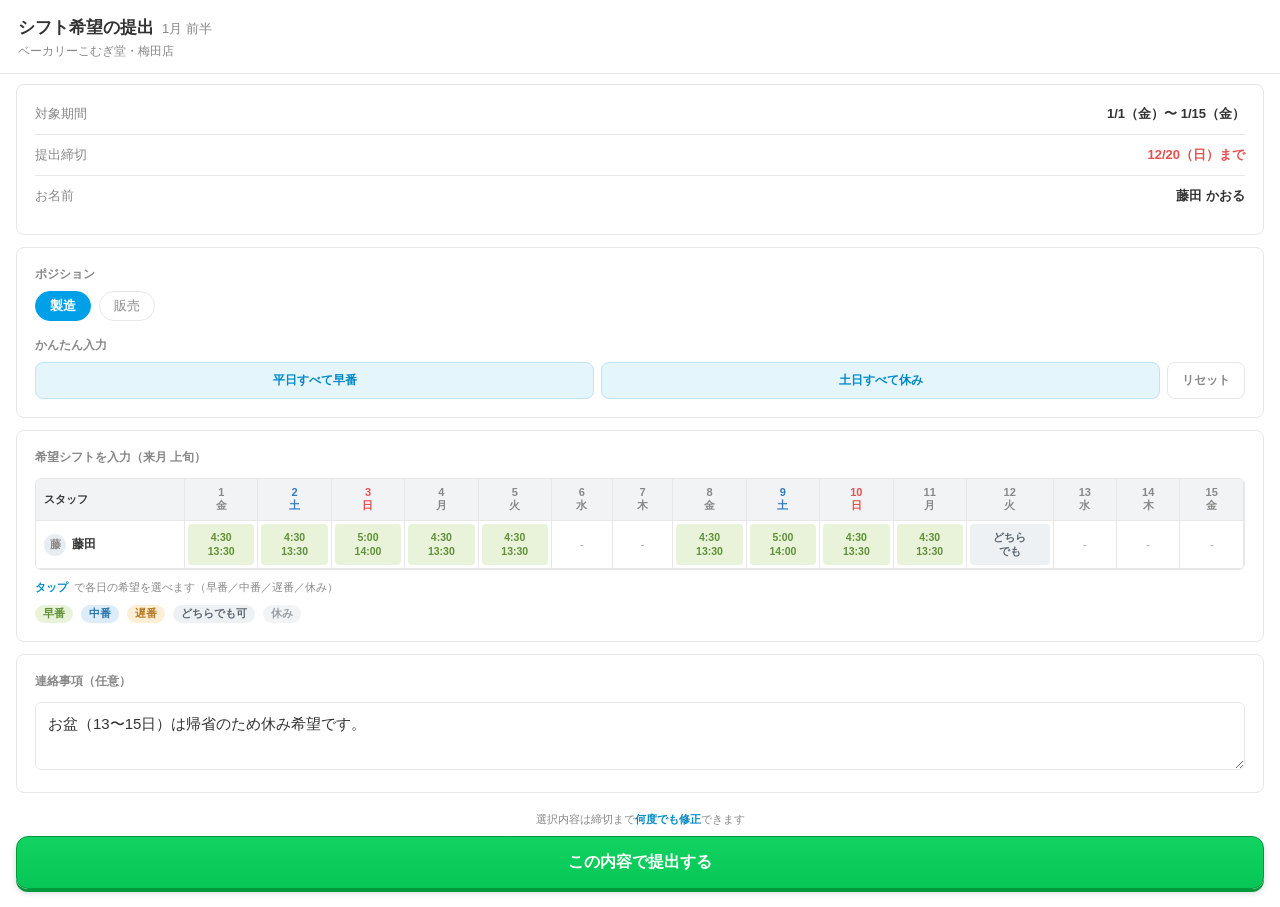
<file: liff/shift-request/index.html>
<!DOCTYPE html>
<html lang="ja">
<head>
  <meta charset="utf-8">
  <meta name="robots" content="noindex, nofollow">
  <meta name="viewport" content="width=device-width, initial-scale=1, viewport-fit=cover">
  <meta http-equiv="Content-Security-Policy"
        content="default-src 'self'; script-src 'self' 'unsafe-inline' https://static.line-scdn.net; style-src 'self' 'unsafe-inline'; img-src 'self' data:; connect-src 'self' https://partnerx-jp.github.io https://api.line.me https://*.line.me https://*.line-apps.com https://*.line-scdn.net;">
  <link rel="stylesheet" href="../shared.css?v=20260714">
  <title>お店のAIワーカー</title>
  <style>
    html, body { height: 100%; }
    body { margin: 0; background: var(--bg); }

    /* ヘッダー（白・Airレジ） */
    .lf-head { background: #fff; border-bottom: 1px solid var(--line);
      padding: calc(env(safe-area-inset-top,0) + 16px) 18px 13px; }
    .lf-head .ttl { font-weight: 700; font-size: 17px; color: var(--ink); }
    .lf-head .ttl .dt { font-size: 13px; font-weight: 400; color: var(--sub); margin-left: 8px; }
    .lf-head .sub { font-size: 12px; color: var(--sub); margin-top: 4px; }

    .lf-body { padding-bottom: 96px; }

    .lf-lbl { font-size: 12px; color: var(--sub); font-weight: 700; margin: 0 0 8px; }
    .quick { display: flex; gap: 7px; flex-wrap: wrap; }
    .quick button { flex: 1; min-width: 0; white-space: nowrap; font-size: 12px; font-weight: 700; color: var(--brand-dark);
      background: var(--brand-tint); border: 1px solid #BFE3F3; border-radius: 8px; padding: 9px 4px; }
    .quick button.clr { color: var(--sub); background: #fff; border-color: var(--line); flex: 0 0 auto; padding: 9px 14px; }
    .quick button:active { transform: translateY(1px); }

    /* シフト表（§8 .ow-shift）を入力に流用：セルをタップで選択 */
    .ow-shift td.tc, .ow-shift td.off { cursor: pointer; }
    .ow-shift td.tc:active, .ow-shift td.off:active { background: #F0F4F7; }
    .ow-shift td.off { color: var(--muted); font-weight: 400; }
    .tblk.tc-any { background: #EEF1F3; color: #5B6672; }
    .shift-hint { margin-top: 10px; font-size: 11px; color: var(--sub); display: flex; align-items: center; gap: 6px; }
    .shift-hint .tap { color: var(--brand-dark); font-weight: 700; }
    .leg { display: flex; gap: 8px; flex-wrap: wrap; margin-top: 10px; }
    .leg .sh { font-size: 10.5px; font-weight: 700; padding: 2px 8px; border-radius: 999px; }

    /* CTA（緑立体・固定） */
    .lf-cta { position: fixed; left: 0; right: 0; bottom: 0; padding: 11px 16px calc(11px + env(safe-area-inset-bottom,0));
      background: linear-gradient(180deg, rgba(255,255,255,0), #fff 26%); }
    .lf-cta .info { text-align: center; font-size: 11px; color: var(--sub); margin-bottom: 9px; }
    .lf-cta .info b { color: var(--brand-dark); }
    .lf-submit { width: 100%; padding: 15px; border-radius: 12px;
      background: linear-gradient(180deg,#12D262,#06C755); border: 1.5px solid #05993F; color: #fff;
      font-size: 16px; font-weight: 700; box-shadow: 0 3px 0 #05993F, 0 4px 6px rgba(0,0,0,.16); }
    .lf-submit:active { transform: translateY(2px); box-shadow: 0 1px 0 #05993F; }
    .lf-submit:disabled { background: #C4CDD5; border-color: #AEB7BF; box-shadow: 0 3px 0 #AEB7BF; }

    /* ボトムシート（日ごとの選択） */
    #sheetBg { position: fixed; inset: 0; z-index: 50; background: rgba(20,24,28,.4); opacity: 0; pointer-events: none; transition: opacity .2s ease; }
    #sheetBg.on { opacity: 1; pointer-events: auto; }
    #sheet { position: fixed; left: 0; right: 0; bottom: 0; z-index: 51; background: #fff;
      border-radius: 16px 16px 0 0; padding: 8px 16px calc(18px + env(safe-area-inset-bottom,0));
      transform: translateY(100%); transition: transform .26s cubic-bezier(.22,.61,.36,1); }
    #sheet.on { transform: none; }
    #sheet .grip { width: 38px; height: 4px; border-radius: 999px; background: #D7DBDF; margin: 6px auto 12px; }
    #sheet .sh-ttl { font-size: 15px; font-weight: 700; color: var(--ink); margin-bottom: 4px; }
    #sheet .sh-sub { font-size: 12px; color: var(--sub); margin-bottom: 12px; }
    .opt { display: flex; align-items: center; gap: 12px; width: 100%; padding: 13px 12px; border: 1px solid var(--line);
      border-radius: 10px; background: #fff; margin-bottom: 8px; text-align: left; }
    .opt:active { background: #F5F7F8; }
    .opt.on { border-color: var(--brand); background: var(--brand-tint); }
    .opt .dot { width: 10px; height: 10px; border-radius: 999px; flex: 0 0 auto; }
    .opt .nm { font-size: 15px; font-weight: 700; color: var(--ink); }
    .opt .tm { margin-left: auto; font-size: 13px; color: var(--sub); font-variant-numeric: tabular-nums; }
    .opt.on .nm { color: var(--brand-dark); }
    .opt.off .nm { color: #6B7178; }

    /* 送信中 */
    #sending { position: fixed; inset: 0; z-index: 60; background: rgba(20,24,28,.42);
      display: none; align-items: center; justify-content: center; flex-direction: column; gap: 14px; color: #fff; }
    #sending.on { display: flex; }
    #sending .sp { width: 42px; height: 42px; border: 4px solid rgba(255,255,255,.35); border-top-color: #fff; border-radius: 999px; animation: spin .8s linear infinite; }
    #sending .msg { font-size: 14px; font-weight: 700; }
    @keyframes spin { to { transform: rotate(360deg); } }

    /* 申請完了（ブラウザ時のフォールバック通知） */
    #done { position: fixed; inset: 0; z-index: 70; background: var(--bg); display: none;
      flex-direction: column; align-items: center; justify-content: center; text-align: center; padding: 32px 26px; }
    #done.on { display: flex; }
    #done .ck { width: 76px; height: 76px; border-radius: 999px; background: #E9F6EE; color: #12B24A;
      display: flex; align-items: center; justify-content: center; font-size: 40px; margin-bottom: 20px; }
    #done .ttl { font-size: 20px; font-weight: 800; color: var(--ink); }
    #done .period { margin-top: 12px; font-size: 17px; font-weight: 700; color: var(--brand); }
    #done .meta { margin-top: 8px; font-size: 13px; color: var(--sub); }
    #done .note { margin-top: 22px; font-size: 12.5px; color: var(--sub); line-height: 1.8; max-width: 300px; }
    #done .cta { margin-top: 26px; width: 100%; max-width: 320px; padding: 15px; border-radius: 12px;
      background: linear-gradient(180deg,#12D262,#06C755); border: 1.5px solid #05993F; color: #fff;
      font-size: 15px; font-weight: 700; box-shadow: 0 3px 0 #05993F, 0 4px 6px rgba(0,0,0,.16); }
    #done .cta:active { transform: translateY(2px); box-shadow: 0 1px 0 #05993F; }
  </style>
</head>
<body>
  <div class="lf-head">
    <div class="ttl">シフト希望の提出<span class="dt" id="lfDt">—</span></div>
    <div class="sub" id="lfSub">読み込み中…</div>
  </div>

  <div class="lf-body">
    <div class="ow-wrap" style="padding-top:10px">

      <div class="ow-card">
        <div class="ow-row" style="border-top:none;padding-top:2px"><span class="k">対象期間</span><span class="v" id="lfPeriod">—</span></div>
        <div class="ow-row"><span class="k">提出締切</span><span class="v" id="lfDeadline" style="color:var(--neg)">—</span></div>
        <div class="ow-row"><span class="k">お名前</span><span class="v" id="lfName">—</span></div>
      </div>

      <div class="ow-card">
        <div class="lf-lbl">ポジション</div>
        <div class="ow-chips" id="roleChips" style="margin-bottom:16px"></div>

        <div class="lf-lbl">かんたん入力</div>
        <div class="quick" id="quick">
          <button data-q="weekday-work">平日すべて早番</button>
          <button data-q="weekend-off">土日すべて休み</button>
          <button data-q="reset" class="clr">リセット</button>
        </div>
      </div>

      <div class="ow-card">
        <h2 id="tblHd">希望シフトを入力（来月 上旬）</h2>
        <div class="ow-shift-scroll">
          <table class="ow-shift" id="shiftTbl"></table>
        </div>
        <div class="shift-hint"><span class="tap">タップ</span>で各日の希望を選べます（早番／中番／遅番／休み）</div>
        <div class="leg">
          <span class="sh" style="background:#E9F3D9;color:#61903A">早番</span>
          <span class="sh" style="background:#DCECF9;color:#2C74AA">中番</span>
          <span class="sh" style="background:#FCEFD6;color:#B87A22">遅番</span>
          <span class="sh" style="background:#EEF1F3;color:#5B6672">どちらでも可</span>
          <span class="sh" style="background:#F2F3F4;color:#9AA0A6">休み</span>
        </div>
      </div>

      <div class="ow-card">
        <h2>連絡事項（任意）</h2>
        <textarea class="ow-textarea" id="memo" style="min-height:64px">お盆（13〜15日）は帰省のため休み希望です。</textarea>
      </div>

    </div>
  </div>

  <div class="lf-cta">
    <div class="info">選択内容は締切まで<b>何度でも修正</b>できます</div>
    <button class="lf-submit ow-btn" id="submitBtn">この内容で提出する</button>
  </div>

  <!-- ボトムシート -->
  <div id="sheetBg"></div>
  <div id="sheet">
    <div class="grip"></div>
    <div class="sh-ttl" id="shTtl">希望を選択</div>
    <div class="sh-sub" id="shSub">—</div>
    <div id="shOpts"></div>
  </div>

  <!-- 送信中 -->
  <div id="sending"><div class="sp"></div><div class="msg">提出しています…</div></div>

  <!-- 申請完了（ブラウザ時の通知フォールバック） -->
  <div id="done">
    <div class="ck">✓</div>
    <div class="ttl">シフト希望を申請しました</div>
    <div class="period" id="donePeriod">—</div>
    <div class="meta" id="doneMeta">—</div>
    <div class="note">未提出の方には締切前日にAIが自動でお声がけします。<br>全員そろい次第、AIがシフト原案を作成して店長に共有します。</div>
    <button class="cta" id="doneCta">あなたのお店でお試し（無料相談）</button>
  </div>

  <script src="https://static.line-scdn.net/liff/edge/2/sdk.js"></script>
  <script>
    const LIFF_ID = "", SHINDAN = "../shindan/";
    const WD = ["日","月","火","水","木","金","土"];
    const STAFF_NAME = "藤田 かおる"; // liff.getProfile() の代わり（架空・梅田店 製造リーダー）
    const OFF = "休み";
    let DATA, SR, ROLE, IN_LIFF = false, sheetDay = null;
    const SEL = {}; // SEL[day] = 早番|中番|遅番|どちらでも可|休み

    const $ = id => document.getElementById(id);
    const esc = s => String(s).replace(/[&<>"]/g, c => ({ "&":"&amp;","<":"&lt;",">":"&gt;",'"':"&quot;" }[c]));
    const sleep = ms => new Promise(r => setTimeout(r, ms));

    // 来月1〜15日を実日付で生成
    const now = new Date();
    const first = new Date(now.getFullYear(), now.getMonth() + 1, 1);
    const NM = first.getMonth() + 1;
    const DAYS = Array.from({ length: 15 }, (_, i) => {
      const d = new Date(first.getFullYear(), first.getMonth(), i + 1);
      return { day: i + 1, wd: d.getDay(), label: WD[d.getDay()] };
    });
    const periodText = `${NM}/1（${DAYS[0].label}）〜 ${NM}/15（${DAYS[14].label}）`;
    const periodShort = `${NM}/1〜${NM}/15`;
    const DL = new Date(now.getFullYear(), now.getMonth(), 20);
    const deadlineText = `${DL.getMonth() + 1}/20（${WD[DL.getDay()]}）まで`;
    const wdCls = wd => wd === 6 ? "sat" : wd === 0 ? "sun" : "";

    // 開始時刻→時間帯カラー（早番緑/中番青/遅番橙）
    function bandColor(start){
      const h = parseInt(String(start).split(":")[0], 10);
      if (h < 7)  return "tc-am";
      if (h < 10) return "tc-day";
      return "tc-pm";
    }
    // 現ロールの枠 [{key,start,end}]
    function slots(){
      return ((SR.slot_options && SR.slot_options[ROLE]) || []).map(s => {
        const [key, span] = s.split(" ");
        const [start, end] = (span || "").split("-");
        return { key, start, end };
      });
    }
    const slotOf = key => slots().find(s => s.key === key);

    async function boot(){
      try {
        if (LIFF_ID && window.liff) { await liff.init({ liffId: LIFF_ID }).catch(()=>{}); IN_LIFF = !!(liff.isInClient && liff.isInClient()); }
      } catch(e){}
      const SRC = ["../../data/demo-data.json", "https://partnerx-jp.github.io/omise-ai-demo/data/demo-data.json"];
      for (const u of SRC){ try { const r = await fetch(u,{cache:"no-store"}); if(r.ok){ DATA = await r.json(); break; } } catch(e){} }
      SR = (DATA && DATA.shift_request) || {
        positions:["製造","販売"],
        slot_options:{ "製造":["早番 4:30-13:30","中番 5:00-14:00","遅番 8:00-17:00"], "販売":["早番 6:45-15:45","遅番 10:30-19:30"] },
        common_options:["どちらでも可","休み希望"]
      };
      ROLE = SR.positions[0];

      $("lfPeriod").textContent = periodText;
      $("lfDeadline").textContent = deadlineText;
      $("lfName").textContent = STAFF_NAME;
      $("lfDt").textContent = `${NM}月 前半`;
      $("lfSub").textContent = (DATA && DATA.company ? DATA.company.brand : "ベーカリーこむぎ堂") + "・梅田店";

      prefill();
      buildRoleChips();
      buildTable();

      $("submitBtn").addEventListener("click", submit);
      $("quick").querySelectorAll("button").forEach(b => b.addEventListener("click", () => quick(b.dataset.q)));
      $("doneCta").addEventListener("click", () => { location.href = SHINDAN; });
      $("sheetBg").addEventListener("click", closeSheet);
    }

    function prefill(){
      const plan = { 1:"早番",2:"早番",3:"中番",4:"早番",5:"早番",8:"早番",9:"中番",10:"早番",11:"早番",12:"どちらでも可",6:OFF,7:OFF,13:OFF,14:OFF,15:OFF };
      DAYS.forEach(d => { SEL[d.day] = plan[d.day] || OFF; });
    }

    function buildRoleChips(){
      $("roleChips").innerHTML = SR.positions.map(p => `<span class="ow-chip${p===ROLE?' on':''}" data-r="${esc(p)}">${esc(p)}</span>`).join("");
      $("roleChips").querySelectorAll(".ow-chip").forEach(c => c.addEventListener("click", () => {
        ROLE = c.dataset.r;
        $("roleChips").querySelectorAll(".ow-chip").forEach(x => x.classList.toggle("on", x === c));
        // その枠に無い時間帯（例: 販売で中番）は既定の枠へ寄せる
        const valid = new Set(slots().map(s => s.key).concat(["どちらでも可", OFF]));
        DAYS.forEach(d => { if (!valid.has(SEL[d.day])) SEL[d.day] = slots()[0].key; });
        buildTable();
      }));
    }

    // §8 .ow-shift テーブル（1行＝本人）。各セルをタップで選択
    function buildTable(){
      const head = `<thead><tr><th class="name">スタッフ</th>` +
        DAYS.map(d => `<th class="${wdCls(d.wd)}">${d.day}<br>${d.label}</th>`).join("") + `</tr></thead>`;
      const cells = DAYS.map(d => cellHtml(d.day)).join("");
      const fam = STAFF_NAME.split(" ")[0];
      const body = `<tbody><tr><td class="name"><span class="av">${esc(fam.charAt(0))}</span>${esc(fam)}</td>${cells}</tr></tbody>`;
      $("shiftTbl").innerHTML = head + body;
      $("shiftTbl").querySelectorAll("td[data-d]").forEach(td => td.addEventListener("click", () => openSheet(+td.dataset.d)));
      updateCount();
    }
    function cellHtml(day){
      const v = SEL[day];
      if (!v || v === OFF) return `<td class="off" data-d="${day}">-</td>`;
      if (v === "どちらでも可") return `<td class="tc" data-d="${day}"><span class="tblk tc-any">どちら<br>でも</span></td>`;
      const s = slotOf(v);
      if (!s) return `<td class="off" data-d="${day}">-</td>`;
      return `<td class="tc" data-d="${day}"><span class="tblk ${bandColor(s.start)}">${esc(s.start)}<br>${esc(s.end)}</span></td>`;
    }

    // ボトムシート
    function openSheet(day){
      sheetDay = day;
      const d = DAYS.find(x => x.day === day);
      $("shTtl").textContent = `${NM}/${day}（${d.label}）の希望`;
      $("shSub").textContent = `${esc(ROLE)}・タップで選択`;
      const cur = SEL[day];
      const rows = slots().map(s => {
        const col = bandColor(s.start);
        const dot = col === "tc-am" ? "#6FA23E" : col === "tc-day" ? "#2C74AA" : "#C4831F";
        return optHtml(s.key, s.key, `${s.start}–${s.end}`, dot, cur === s.key);
      });
      rows.push(optHtml("どちらでも可", "どちらでも可", "時間はおまかせ", "#5B6672", cur === "どちらでも可"));
      rows.push(optHtml(OFF, "休み", "この日は休み希望", "#9AA0A6", cur === OFF, true));
      $("shOpts").innerHTML = rows.join("");
      $("shOpts").querySelectorAll(".opt").forEach(o => o.addEventListener("click", () => {
        SEL[sheetDay] = o.dataset.v; buildTable(); closeSheet();
      }));
      $("sheetBg").classList.add("on"); $("sheet").classList.add("on");
    }
    function optHtml(val, name, tm, dot, on, isOff){
      return `<button class="opt${on?' on':''}${isOff?' off':''}" data-v="${esc(val)}">
        <span class="dot" style="background:${dot}"></span><span class="nm">${esc(name)}</span><span class="tm">${esc(tm)}</span></button>`;
    }
    function closeSheet(){ $("sheetBg").classList.remove("on"); $("sheet").classList.remove("on"); sheetDay = null; }

    function quick(q){
      if (q === "reset") { prefill(); }
      else if (q === "weekday-work") { DAYS.forEach(d => { if (d.wd>=1 && d.wd<=5) SEL[d.day] = slots()[0].key; }); }
      else if (q === "weekend-off") { DAYS.forEach(d => { if (d.wd===0 || d.wd===6) SEL[d.day] = OFF; }); }
      buildTable();
    }

    function counts(){
      let work = 0, off = 0;
      DAYS.forEach(d => { (SEL[d.day] && SEL[d.day] !== OFF) ? work++ : off++; });
      return { work, off };
    }
    function updateCount(){ $("submitBtn").disabled = counts().work === 0; }

    async function submit(){
      const c = counts();
      const notif = `${periodShort} のシフト希望を申請しました（出勤可${c.work}日・休み希望${c.off}日）`;
      $("sending").classList.add("on");
      await sleep(850);
      if (IN_LIFF) {
        try { await liff.sendMessages([{ type: "text", text: notif }]); } catch(e){}
        try { liff.closeWindow(); return; } catch(e){}
      }
      $("sending").classList.remove("on");
      $("donePeriod").textContent = periodShort + " で申請しました";
      $("doneMeta").textContent = `${STAFF_NAME}／${ROLE} ・ 出勤可 ${c.work}日・休み希望 ${c.off}日`;
      $("done").classList.add("on");
    }

    boot();
  </script>
</body>
</html>
</file>
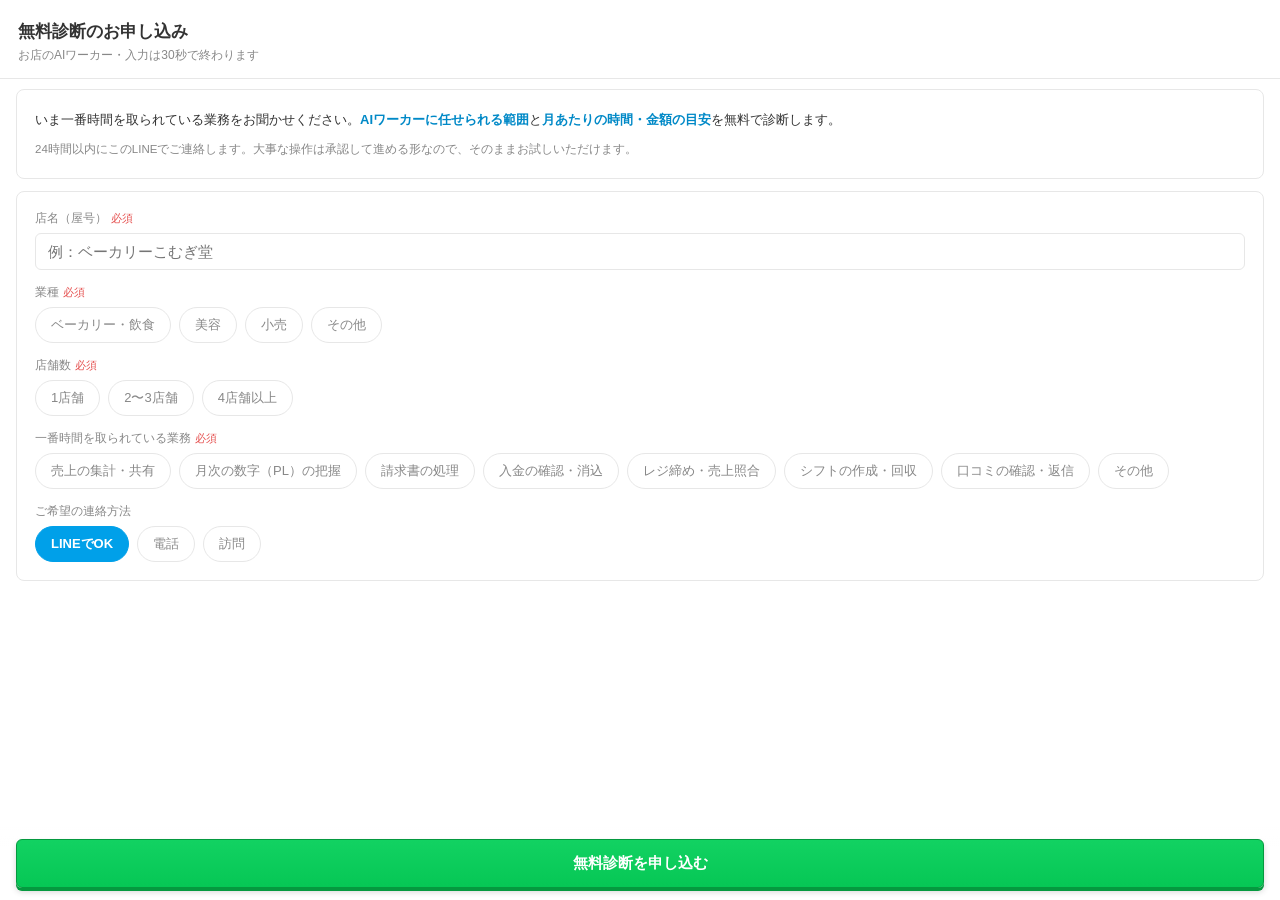
<file: liff/shindan/index.html>
<!DOCTYPE html>
<html lang="ja">
<head>
  <meta charset="utf-8">
  <meta name="robots" content="noindex, nofollow">
  <meta name="viewport" content="width=device-width, initial-scale=1, viewport-fit=cover">
  <meta http-equiv="Content-Security-Policy"
        content="default-src 'self'; script-src 'self' 'unsafe-inline' https://static.line-scdn.net; style-src 'self' 'unsafe-inline'; img-src 'self' data:; connect-src 'self' https://partnerx-jp.github.io https://api.line.me https://*.line.me https://*.line-apps.com https://*.line-scdn.net;">
  <link rel="stylesheet" href="../shared.css?v=20260714">
  <title>お店のAIワーカー</title>
  <style>
    .ow-wrap { padding: 10px 16px; }
    .intro { font-size: 13px; color: var(--ink); line-height: 1.8; }
    .intro b { color: var(--brand-dark); }
    .intro .meta { margin-top: 8px; font-size: 11.5px; color: var(--sub); }
    .req { color: var(--neg); font-size: 11px; margin-left: 4px; }
    .chips-v .ow-chip { padding: 8px 15px; font-size: 13px; }
    /* 送信中 */
    #sending { position: fixed; inset: 0; z-index: 60; background: rgba(20,24,28,.42);
      display: none; align-items: center; justify-content: center; flex-direction: column; gap: 14px; color: #fff; }
    #sending.on { display: flex; }
    #sending .sp { width: 42px; height: 42px; border: 4px solid rgba(255,255,255,.35); border-top-color: #fff; border-radius: 999px; animation: spin .8s linear infinite; }
    #sending .msg { font-size: 14px; font-weight: 700; }
    @keyframes spin { to { transform: rotate(360deg); } }
    /* 申込完了（ブラウザ時のフォールバック通知） */
    .ok-mark { text-align: center; padding: 48px 24px; }
    .ok-mark .circle { width: 72px; height: 72px; border-radius: 999px; background: #E9F6EE; color: #12B24A; font-size: 38px; display: flex; align-items: center; justify-content: center; margin: 0 auto 18px; }
    .ok-mark h2 { font-size: 19px; margin: 0 0 10px; color: var(--ink); }
    .ok-mark p { font-size: 13px; color: var(--sub); line-height: 1.8; margin: 0; }
    .ok-mark .store { margin-top: 10px; font-size: 15px; font-weight: 700; color: var(--brand); }
  </style>
</head>
<body class="ow-hasbottom">
  <div class="ow-header">
    <div class="ttl">無料診断のお申し込み</div>
    <div class="sub">お店のAIワーカー・入力は30秒で終わります</div>
  </div>

  <div id="app">
    <div class="ow-wrap">
      <div class="ow-card">
        <div class="intro">
          いま一番時間を取られている業務をお聞かせください。<b>AIワーカーに任せられる範囲</b>と<b>月あたりの時間・金額の目安</b>を無料で診断します。
          <div class="meta">24時間以内にこのLINEでご連絡します。大事な操作は承認して進める形なので、そのままお試しいただけます。</div>
        </div>
      </div>

      <div class="ow-card">
        <div class="ow-field">
          <label for="f_name">店名（屋号）<span class="req">必須</span></label>
          <input class="ow-input" id="f_name" placeholder="例：ベーカリーこむぎ堂" autocomplete="organization">
        </div>
        <div class="ow-field">
          <label>業種<span class="req">必須</span></label>
          <div class="ow-chips chips-v" id="g_industry"></div>
        </div>
        <div class="ow-field">
          <label>店舗数<span class="req">必須</span></label>
          <div class="ow-chips chips-v" id="g_stores"></div>
        </div>
        <div class="ow-field">
          <label>一番時間を取られている業務<span class="req">必須</span></label>
          <div class="ow-chips chips-v" id="g_task"></div>
        </div>
        <div class="ow-field" style="margin-bottom:0">
          <label>ご希望の連絡方法</label>
          <div class="ow-chips chips-v" id="g_contact"></div>
        </div>
      </div>
    </div>
  </div>

  <div class="ow-cta" id="ctabar">
    <button class="ow-btn" id="submitBtn" disabled
      style="background:linear-gradient(180deg,#12D262,#06C755);border:1.5px solid #05993F;box-shadow:0 3px 0 #05993F,0 4px 6px rgba(0,0,0,.16)">無料診断を申し込む</button>
  </div>

  <!-- 送信中 -->
  <div id="sending"><div class="sp"></div><div class="msg">送信しています…</div></div>

  <script src="https://static.line-scdn.net/liff/edge/2/sdk.js"></script>
  <script>
    const LIFF_ID = ""; // LIFF登録後にIDを設定（未設定でもブラウザ表示は動く）
    let IN_LIFF = false;

    const $ = id => document.getElementById(id);
    const esc = s => String(s).replace(/[&<>"]/g, c => ({ "&":"&amp;","<":"&lt;",">":"&gt;",'"':"&quot;" }[c]));
    const sleep = ms => new Promise(r => setTimeout(r, ms));

    // §7-1 フォーム項目（最小5つ・30秒で終わる）
    const GROUPS = {
      industry: { opts: ["ベーカリー・飲食","美容","小売","その他"] },
      stores:   { opts: ["1店舗","2〜3店舗","4店舗以上"] },
      task:     { opts: ["売上の集計・共有","月次の数字（PL）の把握","請求書の処理","入金の確認・消込","レジ締め・売上照合","シフトの作成・回収","口コミの確認・返信","その他"] },
      contact:  { opts: ["LINEでOK","電話","訪問"], preset: "LINEでOK" }
    };
    const state = { name:"", industry:"", stores:"", task:"", contact: GROUPS.contact.preset };

    function buildChips(key){
      const box = $("g_" + key);
      box.innerHTML = GROUPS[key].opts.map(o =>
        `<span class="ow-chip${state[key]===o?' on':''}" data-v="${esc(o)}">${esc(o)}</span>`).join("");
      box.querySelectorAll(".ow-chip").forEach(c => c.addEventListener("click", () => {
        state[key] = c.dataset.v;
        box.querySelectorAll(".ow-chip").forEach(x => x.classList.toggle("on", x === c));
        updateSubmit();
      }));
    }

    function updateSubmit(){
      $("submitBtn").disabled = !(state.name.trim() && state.industry && state.stores && state.task && state.contact);
    }

    async function submit(){
      const name = state.name.trim();
      const notif = [
        "無料診断を申し込みました",
        `・店名: ${name}`,
        `・業種: ${state.industry}／店舗数: ${state.stores}`,
        `・一番時間を取られている業務: ${state.task}`,
        `・ご希望の連絡方法: ${state.contact}`
      ].join("\n");
      $("sending").classList.add("on");
      await sleep(650);
      if (IN_LIFF && window.liff && liff.sendMessages) {
        try {
          await liff.sendMessages([{ type: "text", text: notif }]);
          try { liff.closeWindow(); return; } catch(e){}
        } catch(e){}
      }
      $("sending").classList.remove("on");
      showDone(name);
    }

    function showDone(name){
      $("ctabar").style.display = "none";
      $("app").innerHTML = `
        <div class="ok-mark">
          <div class="circle">✓</div>
          <h2>無料診断を申し込みました</h2>
          <div class="store">${esc(name)} 様</div>
          <p style="margin-top:14px">ありがとうございます。<br>24時間以内にこのLINEでご連絡します。<br>このまま画面を閉じてトークにお戻りください。</p>
        </div>`;
    }

    async function boot(){
      try {
        if (LIFF_ID && window.liff) { await liff.init({ liffId: LIFF_ID }).catch(()=>{}); IN_LIFF = !!(liff.isInClient && liff.isInClient()); }
      } catch(e){}
      Object.keys(GROUPS).forEach(buildChips);
      $("f_name").addEventListener("input", e => { state.name = e.target.value; updateSubmit(); });
      $("submitBtn").addEventListener("click", submit);
      updateSubmit();
    }

    boot();
  </script>
</body>
</html>
</file>
<file: liff/shared.css>
/* お店のAIワーカー デモ — 共通デザインシステム
   トンマナ: Airレジ完全再現
   ・白背景・たっぷり余白・細いグレー枠/ハーライン・グレーの見出し帯
   ・主要数値/バー/グラフ = Airレジブルー #00A0E9
   ・上昇/良化 = 緑↑ / 下降/悪化 = 赤↓
   トークンを1か所で管理し、各ページはこれをimportするだけ。 */

:root {
  /* Airレジ ブルー（主要数値・バー・現在の折れ線・アクティブ・リンク・CTA） */
  --brand:      #00A0E9;
  --brand-dark: #0089C7;
  --brand-tint: #E5F5FC;   /* 薄いブルーの面 */

  /* テキスト */
  --ink:   #333333;        /* 主テキスト・明細の数値 */
  --sub:   #888888;        /* ラベル・副次 */
  --muted: #ABABAB;        /* キャプション */

  /* 面・線 */
  --bg:      #FFFFFF;
  --card:    #FFFFFF;
  --line:    #E7E7E7;      /* 枠・ハーライン */
  --head-bg: #F2F3F4;      /* 見出し帯のグレー */

  /* セマンティック（Airレジ流: 増減は緑/赤の矢印で） */
  --pos:     #5AAE43;      /* 上昇・良化（↑） */
  --neg:     #E5504F;      /* 下降・悪化（↓） */
  --hl-bg:   #E9F5E1;      /* 重要な正の影響ハイライト（薄緑） */
  --warn-bg: #FFF7E6;      /* 注意の面 */
  --warn-ink:#A9770F;      /* 注意の文字 */
  --info-bg: #F5F7F8;      /* AIひとことの面 */
  --star:    #F5A623;

  /* かたち（余白広め・角ひかえめ・影なし） */
  --radius: 8px;
  --radius-sm: 6px;
  --pad: 18px;
  --gap: 12px;

  /* グラフ配色（Air調パステル／現在=ブルー・前=グレー） */
  --c1:#ABD17E; --c2:#93C0E6; --c3:#F1A9C4; --c4:#F5BE73; --c5:#B6A2DA; --c6:#83CBC0; --c7:#BFC4C9;
}

* { box-sizing: border-box; -webkit-tap-highlight-color: transparent; }
body {
  margin: 0; background: var(--bg); color: var(--ink);
  font-family: -apple-system, "Hiragino Kaku Gothic ProN", "Noto Sans JP", sans-serif;
  -webkit-font-smoothing: antialiased;
}

/* ヘッダー（白・タイトル濃／日付グレー・下にハーライン） */
.ow-header { background: #fff; color: var(--ink); padding: 20px 18px 14px calc(env(safe-area-inset-top,0) + 18px); border-bottom: 1px solid var(--line); }
.ow-header .ttl { font-weight: 700; font-size: 17px; }
.ow-header .sub { font-size: 12px; color: var(--sub); margin-top: 4px; }

/* カード（影なし・細枠・余白広め） */
.ow-wrap { padding: 6px 16px; }
.ow-card { background: var(--card); border: 1px solid var(--line); border-radius: var(--radius); padding: var(--pad); margin-bottom: var(--gap); }
.ow-card h2 { font-size: 12px; color: var(--sub); margin: 0 0 12px; font-weight: 600; }
/* グレーの見出し帯（Airレジの客数/客単価ヘッダー風・任意） */
.ow-headbar { background: var(--head-bg); color: var(--ink); font-size: 12px; font-weight: 700; padding: 8px 12px; border-radius: var(--radius-sm) var(--radius-sm) 0 0; margin: calc(-1 * var(--pad)) calc(-1 * var(--pad)) 12px; }

/* ヒーロー（左詰め: 全店 → 純売上ラベル → 数値＋前日比 → 客数/客単価） */
.ow-scope { font-size: 13px; color: var(--sub); font-weight: 600; }
.ow-hero-lbl { font-size: 12px; color: var(--sub); margin-top: 2px; }
.ow-hero-main { display: flex; align-items: center; justify-content: space-between; gap: 12px; margin-top: 2px; }
.ow-hero-val { font-size: 34px; font-weight: 700; letter-spacing: -.5px; color: var(--brand); line-height: 1.15; padding-left: .4em; }
.ow-hero-delta { text-align: right; }
.ow-hero-delta .dl { display: block; font-size: 11px; color: var(--sub); }
.ow-hero-delta .dv { display: block; font-size: 16px; font-weight: 700; margin-top: 1px; }
/* 下段 2列（ラベルは各ボックス左上・数字は中央） */
.ow-kpi2 { display: flex; margin-top: 14px; border-top: 1px solid var(--line); padding-top: 10px; }
.ow-kpi2 > div { flex: 1; padding: 0 4px; }
.ow-kpi2 > div + div { border-left: 1px solid var(--line); }
.ow-kpi2 .l { text-align: left; font-size: 11px; color: var(--sub); }
.ow-kpi2 .v { text-align: center; font-size: 20px; font-weight: 400; color: var(--brand); margin-top: 3px; }

/* KPI 3列（従来・他画面互換用） */
.ow-kpis { display: flex; }
.ow-kpi { flex: 1; text-align: center; }
.ow-kpi + .ow-kpi { border-left: 1px solid var(--line); }
.ow-kpi .l { font-size: 11px; color: var(--sub); }
.ow-kpi .v { font-size: 22px; font-weight: 400; margin-top: 4px; color: var(--brand); }

/* 増減（緑↑/赤↓）— KPI数値のブルーより優先させる */
.ow-up, .ow-kpi .v.ow-up, .ow-hero-val.ow-up { color: var(--pos); }
.ow-down, .ow-kpi .v.ow-down, .ow-hero-val.ow-down { color: var(--neg); }

/* タブ（下線式・アクティブはブルー） */
.ow-tabs { display: flex; gap: 20px; padding: 10px 18px 0; border-bottom: 1px solid var(--line); overflow-x: auto; position: sticky; top: 0; z-index: 20; background: #fff; box-shadow: 0 2px 6px rgba(0,0,0,.04); }
.ow-tab { flex: 0 0 auto; padding: 10px 2px; font-size: 14px; color: var(--sub); border-bottom: 2px solid transparent; margin-bottom: -1px; white-space: nowrap; }
.ow-tab.on { color: var(--brand); border-bottom-color: var(--brand); font-weight: 700; }

/* バッジ・ハイライト・注意・AIひとこと */
/* バッジ（ニュートラルなグレー枠・"AIっぽさ"を排除） */
.ow-badge { display: inline-block; font-size: 10px; color: var(--sub); background: #fff; border: 1px solid #DADDE0; border-radius: 4px; padding: 1px 6px; }
.ow-badge.star { color: #C8891A; border-color: #EBD3A3; }
.ow-hl    { background: var(--hl-bg); border-radius: var(--radius-sm); padding: 8px 10px; }
.ow-warn  { background: var(--warn-bg); border-radius: var(--radius-sm); padding: 11px 13px; font-size: 12px; color: var(--warn-ink); }
.ow-ai    { background: var(--info-bg); border-radius: var(--radius-sm); padding: 13px 14px; font-size: 12.5px; line-height: 1.75; color: #4a4f55; }
.ow-ai b  { color: var(--brand-dark); }

/* テーブル（ハーライン） */
.ow-table { width: 100%; border-collapse: collapse; font-size: 13px; }
.ow-table th, .ow-table td { padding: 11px 4px; text-align: center; border-top: 1px solid var(--line); }
.ow-table th { color: var(--sub); font-size: 11px; font-weight: 600; border-top: none; }

/* バー（ブルー・薄いトラック） */
.ow-bar  { height: 6px; border-radius: 3px; background: #EEF1F2; overflow: hidden; }
.ow-bar > i { display: block; height: 100%; background: var(--brand); }
.ow-prog { height: 34px; border-radius: 8px; background: #EEF1F2; overflow: hidden; }
.ow-prog > i { display: block; height: 100%; background: var(--brand); }

/* CTA（Airレジのブルー） */
.ow-cta { position: fixed; left: 0; right: 0; bottom: 0; padding: 12px 16px calc(12px + env(safe-area-inset-bottom,0)); background: linear-gradient(180deg, rgba(255,255,255,0), #fff 26%); }
/* ボタン（フラットなブルー＋枠線でメリハリ・添付画像準拠） */
.ow-cta button, .ow-btn { width: 100%; background: var(--brand); color: #fff; font-size: 15px; font-weight: 700; padding: 14px; border-radius: var(--radius-sm); border: 1px solid var(--brand-dark); box-shadow: 0 1px 2px rgba(0,0,0,.10); display: flex; align-items: center; justify-content: center; gap: 8px; }
.ow-cta button:active, .ow-btn:active { background: var(--brand-dark); }
.ow-btn .ext { width: 15px; height: 15px; }
.ow-btn.sub { background: #fff; color: var(--brand-dark); border: 1px solid #CFD4D8; box-shadow: none; }

/* 状態 */
.ow-loading, .ow-error { text-align: center; color: var(--sub); padding: 60px 20px; font-size: 14px; }
.ow-error { color: var(--neg); }
.ow-hasbottom { padding-bottom: 92px; }

/* リスト行（ラベル｜値） */
.ow-row { display: flex; align-items: center; padding: 11px 0; border-top: 1px solid var(--line); font-size: 13px; }
.ow-row:first-child { border-top: none; }
.ow-row .k { color: var(--sub); }
.ow-row .v { margin-left: auto; font-weight: 600; }

/* フォーム部品 */
.ow-field { margin-bottom: 14px; }
.ow-field > label { display: block; font-size: 12px; color: var(--sub); margin-bottom: 6px; }
.ow-input, .ow-select, .ow-textarea { width: 100%; font-size: 15px; color: var(--ink); background: #fff; border: 1px solid var(--line); border-radius: var(--radius-sm); padding: 9px 12px; font-family: inherit; }
.ow-textarea { min-height: 90px; resize: vertical; line-height: 1.6; }
.ow-input:focus, .ow-select:focus, .ow-textarea:focus { outline: none; border-color: var(--brand); box-shadow: 0 0 0 3px var(--brand-tint); }

/* 選択チップ */
.ow-chips { display: flex; flex-wrap: wrap; gap: 8px; }
.ow-chip { font-size: 13px; color: var(--sub); background: #fff; border: 1px solid var(--line); border-radius: 999px; padding: 5px 14px; }
.ow-chip.on { color: #fff; background: var(--brand); border-color: var(--brand); font-weight: 700; }

/* シフト表（スタッフ×日付・横スクロール） */
.ow-shift-scroll { overflow-x: auto; -webkit-overflow-scrolling: touch; border: 1px solid var(--line); border-radius: var(--radius-sm); }
.ow-shift { border-collapse: collapse; font-size: 12px; white-space: nowrap; width: 100%; }
.ow-shift th, .ow-shift td { border-right: 1px solid var(--line); border-bottom: 1px solid var(--line); padding: 7px 8px; text-align: center; }
.ow-shift thead th { background: var(--head-bg); color: var(--sub); font-weight: 600; font-size: 11px; }
.ow-shift th.name, .ow-shift td.name { position: sticky; left: 0; background: #fff; text-align: left; z-index: 1; font-weight: 600; color: var(--ink); border-right: 1px solid var(--line); }
.ow-shift thead th.name { background: var(--head-bg); }
.ow-shift td.name small { color: var(--sub); font-weight: 400; margin-left: 4px; }
.ow-shift .sat { color: #2E7BC4; } .ow-shift .sun { color: var(--neg); }
.ow-shift td.total { font-weight: 700; color: var(--brand-dark); background: #FAFBFC; }

/* シフト種別ブロック（早番/中番/遅番/休） */
.sh { display: inline-block; border-radius: 4px; padding: 3px 7px; font-size: 11px; font-weight: 700; }
.sh-am  { background: #E3F2FB; color: #1E88C5; }
.sh-mid { background: #EAF6E1; color: #4E9E39; }
.sh-pm  { background: #FDEFE0; color: #D9822B; }
.sh-off { background: #F2F3F4; color: #9AA0A6; }

/* シフト表・時間表記セル（smashif風・時間帯で淡色分け） */
.ow-shift td.name .av { display: inline-flex; width: 22px; height: 22px; border-radius: 999px; background: #E8EDF1; color: var(--sub); align-items: center; justify-content: center; font-size: 11px; margin-right: 6px; vertical-align: middle; }
/* 色は「セル全面」でなく内側ブロックに乗せ、白の余白を残す（メリハリ） */
.ow-shift tbody td { height: 48px; }
.ow-shift td.tc { padding: 3px; }
.ow-shift td.tc .tblk { display: flex; flex-direction: column; align-items: center; justify-content: center; height: 100%; border-radius: 4px; font-size: 10.5px; font-weight: 600; line-height: 1.25; }
.tblk.tc-am  { background: #E9F3D9; color: #61903A; }   /* 早番（Air緑） */
.tblk.tc-day { background: #DCECF9; color: #2C74AA; }   /* 中番（Air青） */
.tblk.tc-pm  { background: #FCEFD6; color: #B87A22; }   /* 遅番（Air橙） */
.ow-shift td.off { color: var(--muted); font-weight: 400; }

/* シフトパターン入力のチップ（縦幅コンパクト）／時間入力 */
.dayin .ow-chip { padding: 4px 12px; font-size: 12px; }
.ow-input.tm { width: auto; padding: 7px 9px; font-size: 14px; }

/* ===== シフト系＝Airシフト（青テーマ） ===== */
:root { --shift: #00A0E9; --shift-h: #1BA8E8; --shift-tint: #E5F5FC; }

/* シフト時間入力＋メモ（日付は上下中央・メモは時間ボックスの下の範囲に収める） */
.ow-dayrow { display: flex; align-items: center; gap: 10px; padding: 10px 0; border-top: 1px solid var(--line); }
.ow-dayrow:first-child { border-top: none; }
.ow-dayrow .dk { flex: 0 0 66px; font-weight: 600; font-size: 13px; }
.ow-dayrow .dk.sat { color: #2E7BC4; } .ow-dayrow .dk.sun { color: var(--neg); }
.ow-dayrow .body { flex: 1; min-width: 0; }
.ow-dayrow .body .top { display: flex; align-items: center; gap: 8px; }
.ow-input.tm2 { width: auto; padding: 6px 8px; font-size: 13px; }
.ow-memo { width: 100%; margin-top: 7px; font-size: 12px; color: var(--ink); background: #fff; border: 1px solid var(--line); border-radius: var(--radius-sm); padding: 7px 10px; font-family: inherit; }
.ow-memo::placeholder { color: var(--muted); }

/* シフトカレンダー（Airシフト調・月表示＋タップで下に詳細） */
.ow-cal-wrap { border: 1px solid var(--line); border-radius: var(--radius-sm); overflow: hidden; }
.ow-cal-head { background: var(--shift-h); color: #fff; display: flex; align-items: center; justify-content: center; gap: 16px; padding: 12px; font-weight: 700; }
.ow-cal-head .nav { font-size: 18px; opacity: .9; }
.ow-cal-wd { display: grid; grid-template-columns: repeat(7,1fr); text-align: center; font-size: 12px; color: var(--sub); border-bottom: 1px solid var(--line); }
.ow-cal-wd > div { padding: 8px 0; } .ow-cal-wd .sat { color: #2E7BC4; } .ow-cal-wd .sun { color: var(--neg); }
.ow-cal { display: grid; grid-template-columns: repeat(7,1fr); }
.ow-cal .c { min-height: 60px; border-right: 1px solid var(--line); border-bottom: 1px solid var(--line); padding: 4px 3px; }
.ow-cal .c:nth-child(7n) { border-right: none; }
.ow-cal .c .dn { font-size: 12px; color: var(--ink); } .ow-cal .c.sat .dn { color: #2E7BC4; } .ow-cal .c.sun .dn { color: var(--neg); }
.ow-cal .c.out .dn { color: #CCC; }
.ow-cal .c.sel { background: var(--shift-tint); }
.ow-cal .c.sel .dn { display: inline-flex; width: 22px; height: 22px; border-radius: 999px; background: var(--shift); color: #fff; align-items: center; justify-content: center; }
.ow-cal .pill { display: block; margin-top: 3px; background: #E9F3D9; color: #5E8E39; border-radius: 3px; padding: 2px 2px; font-size: 9px; line-height: 1.2; text-align: center; overflow: hidden; }
.ow-cal .pill.k { background: #FCEFD6; color: #B87A22; }
.ow-cal .dots { margin-top: 3px; text-align: center; }
.ow-cal .dots i { display: inline-block; width: 5px; height: 5px; border-radius: 999px; margin: 0 1px; vertical-align: middle; }
.ow-cal-detail { background: #F6F7F8; font-size: 12px; color: var(--sub); padding: 9px 12px; display: flex; justify-content: space-between; align-items: center; }
/* 詳細はボックスにせず、線と余白で（Airトンマナ） */
.ow-cal-shift { display: flex; align-items: center; gap: 18px; padding: 12px 2px; border-bottom: 1px solid var(--line); font-size: 13px; }
.ow-cal-shift:last-child { border-bottom: none; }
.ow-cal-shift .tm { font-size: 12px; color: var(--sub); line-height: 1.3; white-space: nowrap; }

/* シフト希望入力（smashif風・日ごとに ○希望あり / ×希望なし） */
.ow-req { display: flex; gap: 4px; }
.ow-req .d { flex: 1; min-width: 42px; text-align: center; }
.ow-req .d .dl { font-size: 11px; color: var(--ink); line-height: 1.3; }
.ow-req .d .dl small { display: block; font-size: 10px; color: var(--sub); }
.ow-req .d.sat .dl { color: #2E7BC4; } .ow-req .d.sun .dl { color: var(--neg); }
.ow-req .d .mk { width: 30px; height: 30px; border-radius: 999px; margin: 8px auto 4px; display: flex; align-items: center; justify-content: center; font-size: 15px; }
.ow-req .d.yes .mk { border: 2px solid var(--brand); color: var(--brand); background: #fff; }
.ow-req .d.no  .mk { background: #E7E9EB; color: #B0B5BA; }
.ow-req .d .st { font-size: 10px; }
.ow-req .d.yes .st { color: var(--brand); } .ow-req .d.no .st { color: var(--muted); }
</file>
